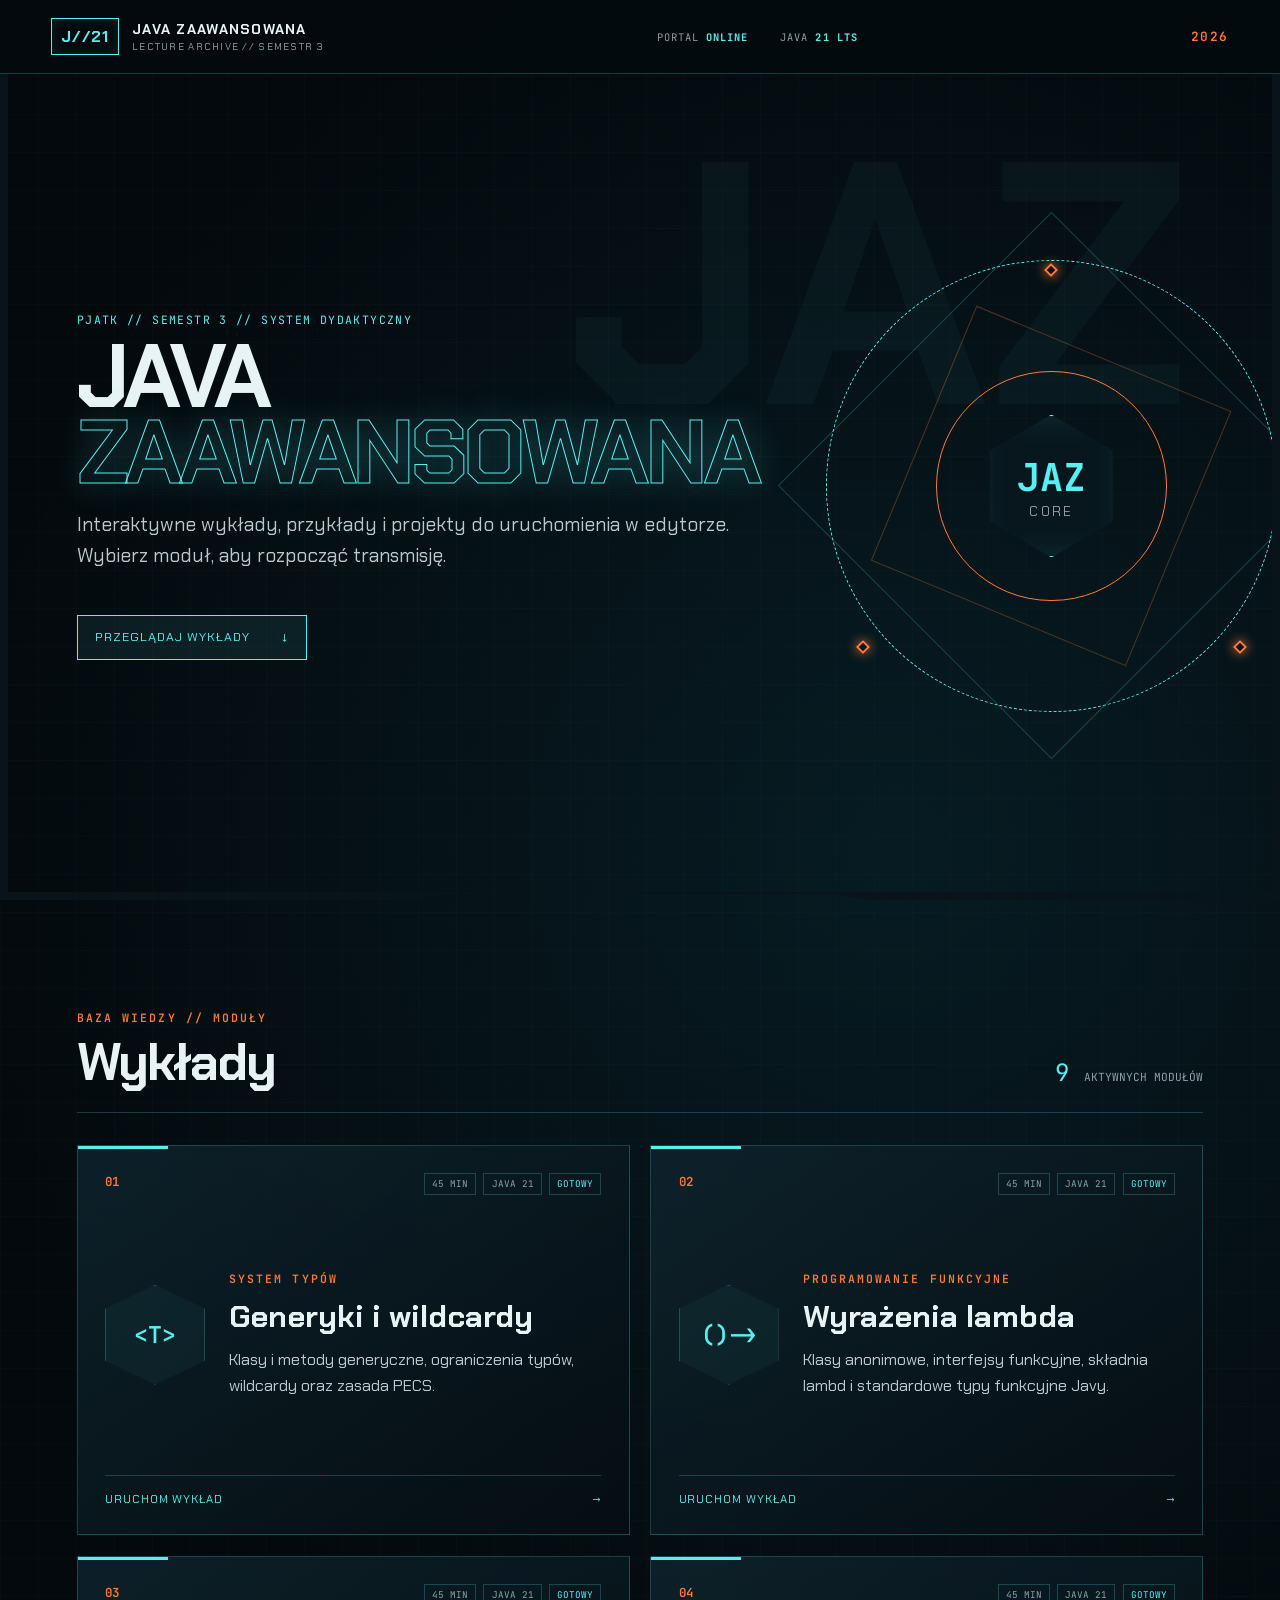
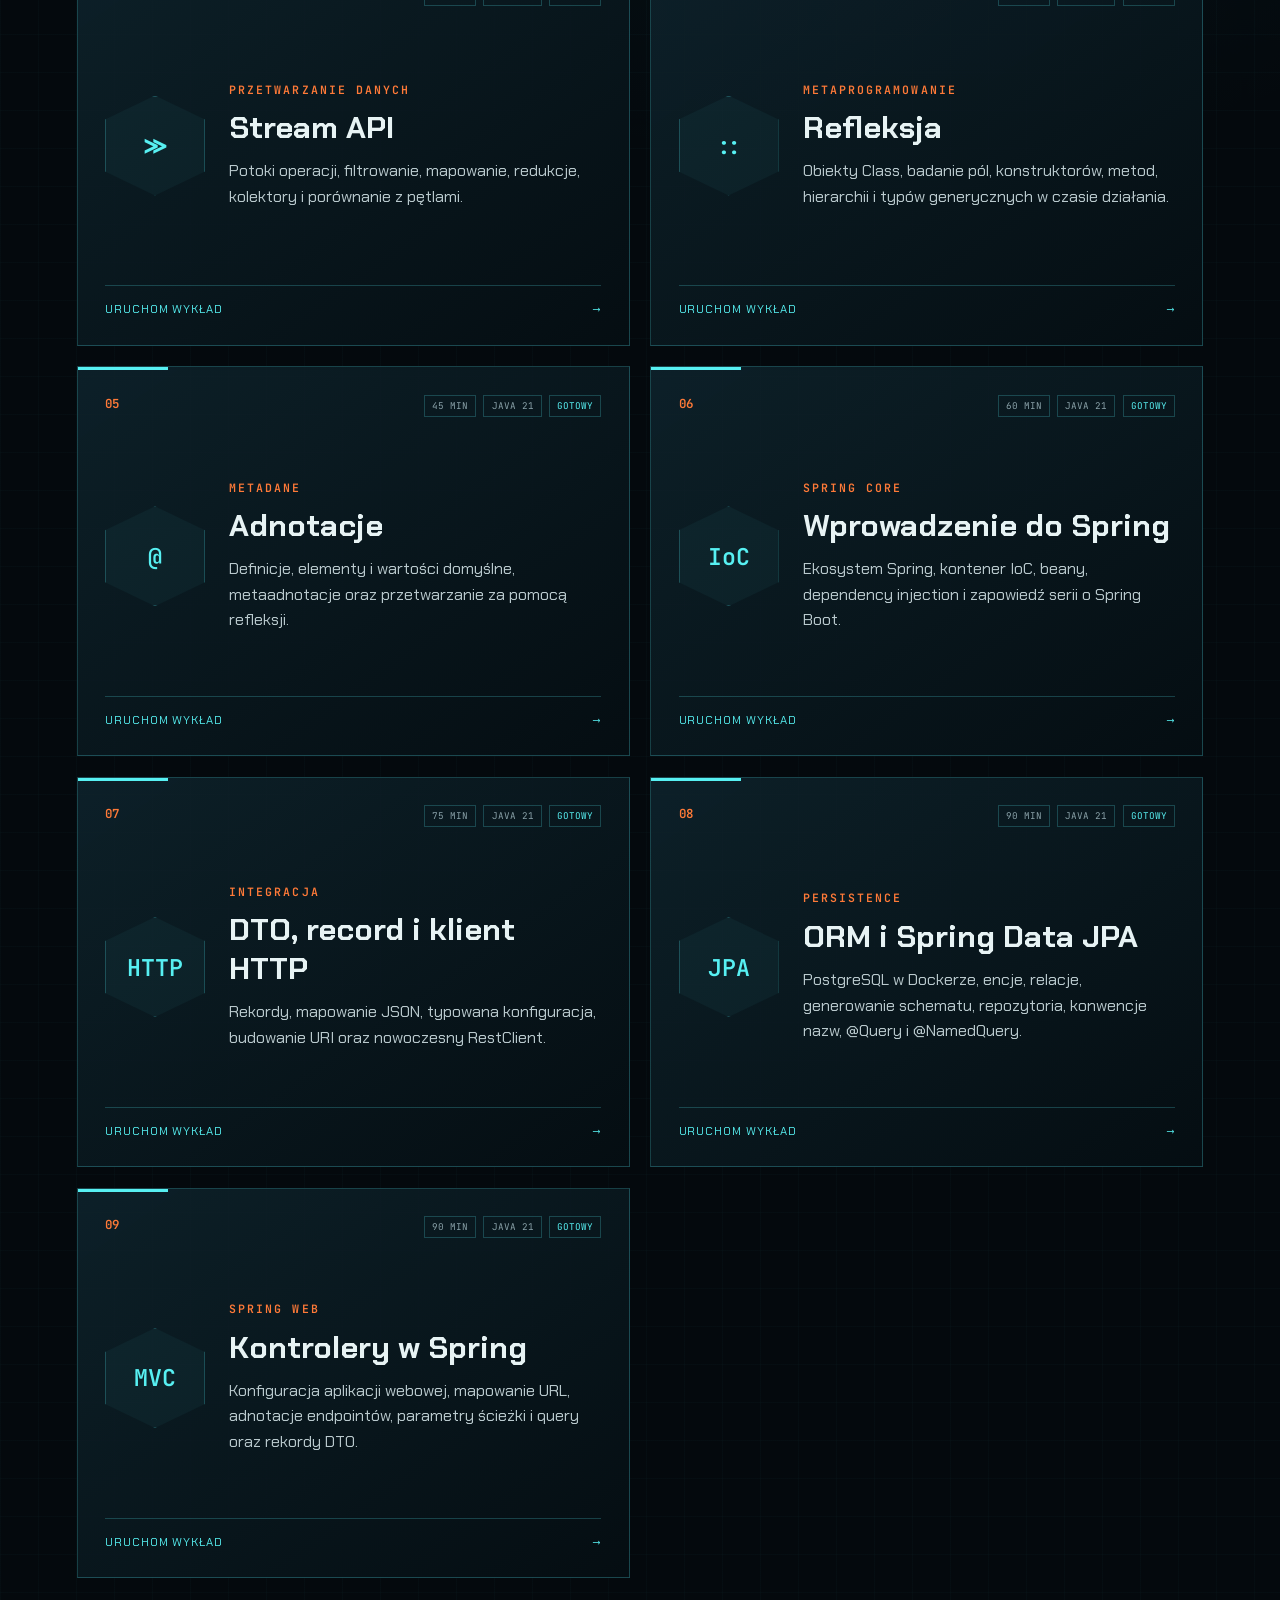
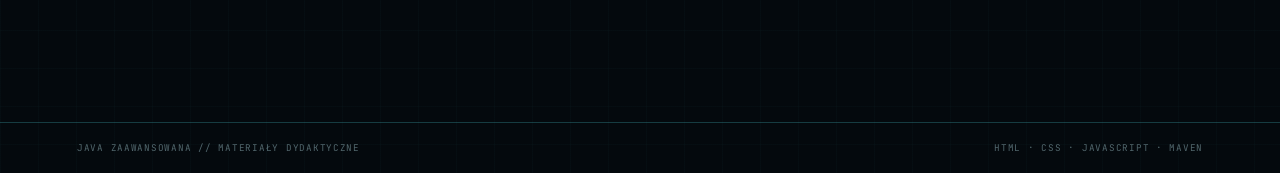
<file: index.html>
<!doctype html>
<html lang="pl">
<head>
  <meta charset="utf-8">
  <meta name="viewport" content="width=device-width, initial-scale=1">
  <meta name="description" content="Materiały do wykładów z przedmiotu Java Zaawansowana.">
  <meta name="theme-color" content="#071017">
  <title>Java Zaawansowana // Portal wykładów</title>
  <link rel="stylesheet" href="css/styles.css">
</head>
<body class="portal-page">
  <a class="skip-link" href="#lectures">Przejdź do listy wykładów</a>
  <header class="topbar portal-topbar">
    <a class="brand" href="index.html" aria-label="Java Zaawansowana — strona główna">
      <span class="brand-mark" aria-hidden="true">J//21</span>
      <span><strong>JAVA ZAAWANSOWANA</strong><small>LECTURE ARCHIVE // SEMESTR 3</small></span>
    </a>
    <div class="telemetry" aria-hidden="true"><span>PORTAL <b>ONLINE</b></span><span>JAVA <b>21 LTS</b></span></div>
    <span class="portal-edition">2026</span>
  </header>

  <main class="portal-main">
    <section class="portal-hero" aria-labelledby="portal-title">
      <div class="portal-hero-copy">
        <p class="kicker">PJATK // SEMESTR 3 // SYSTEM DYDAKTYCZNY</p>
        <h1 id="portal-title">Java<br><em>Zaawansowana</em></h1>
        <p class="lead">Interaktywne wykłady, przykłady i projekty do uruchomienia w edytorze. Wybierz moduł, aby rozpocząć transmisję.</p>
        <a class="primary-action" href="#lectures">Przeglądaj wykłady <span aria-hidden="true">↓</span></a>
      </div>
      <div class="portal-reactor" aria-hidden="true">
        <div class="portal-orbit orbit-outer"></div><div class="portal-orbit orbit-inner"></div>
        <div class="portal-core"><span>JAZ</span><small>CORE</small></div>
        <i class="node n1"></i><i class="node n2"></i><i class="node n3"></i>
      </div>
    </section>

    <section class="lecture-catalog" id="lectures" aria-labelledby="catalog-title">
      <div class="section-heading">
        <div><p class="eyebrow">BAZA WIEDZY // MODUŁY</p><h2 id="catalog-title">Wykłady</h2></div>
        <div class="catalog-status"><span>9</span> aktywnych modułów</div>
      </div>
      <div class="lecture-grid">
        <a class="lecture-card is-available" href="lectures/generics/index.html">
          <div class="lecture-number">01</div>
          <div class="lecture-meta"><span>45 MIN</span><span>JAVA 21</span><span>GOTOWY</span></div>
          <div class="lecture-icon" aria-hidden="true">&lt;T&gt;</div>
          <div class="lecture-content"><p class="eyebrow">SYSTEM TYPÓW</p><h3>Generyki i wildcardy</h3><p>Klasy i metody generyczne, ograniczenia typów, wildcardy oraz zasada PECS.</p></div>
          <div class="lecture-launch">Uruchom wykład <span aria-hidden="true">→</span></div>
        </a>
        <a class="lecture-card is-available" href="lectures/lambdas/index.html">
          <div class="lecture-number">02</div>
          <div class="lecture-meta"><span>45 MIN</span><span>JAVA 21</span><span>GOTOWY</span></div>
          <div class="lecture-icon" aria-hidden="true">()-&gt;</div>
          <div class="lecture-content"><p class="eyebrow">PROGRAMOWANIE FUNKCYJNE</p><h3>Wyrażenia lambda</h3><p>Klasy anonimowe, interfejsy funkcyjne, składnia lambd i standardowe typy funkcyjne Javy.</p></div>
          <div class="lecture-launch">Uruchom wykład <span aria-hidden="true">→</span></div>
        </a>
        <a class="lecture-card is-available" href="lectures/streams/index.html">
          <div class="lecture-number">03</div>
          <div class="lecture-meta"><span>45 MIN</span><span>JAVA 21</span><span>GOTOWY</span></div>
          <div class="lecture-icon" aria-hidden="true">≫</div>
          <div class="lecture-content"><p class="eyebrow">PRZETWARZANIE DANYCH</p><h3>Stream API</h3><p>Potoki operacji, filtrowanie, mapowanie, redukcje, kolektory i porównanie z pętlami.</p></div>
          <div class="lecture-launch">Uruchom wykład <span aria-hidden="true">→</span></div>
        </a>
        <a class="lecture-card is-available" href="lectures/reflection/index.html">
          <div class="lecture-number">04</div>
          <div class="lecture-meta"><span>45 MIN</span><span>JAVA 21</span><span>GOTOWY</span></div>
          <div class="lecture-icon" aria-hidden="true">::</div>
          <div class="lecture-content"><p class="eyebrow">METAPROGRAMOWANIE</p><h3>Refleksja</h3><p>Obiekty Class, badanie pól, konstruktorów, metod, hierarchii i typów generycznych w czasie działania.</p></div>
          <div class="lecture-launch">Uruchom wykład <span aria-hidden="true">→</span></div>
        </a>
        <a class="lecture-card is-available" href="lectures/annotations/index.html">
          <div class="lecture-number">05</div>
          <div class="lecture-meta"><span>45 MIN</span><span>JAVA 21</span><span>GOTOWY</span></div>
          <div class="lecture-icon" aria-hidden="true">@</div>
          <div class="lecture-content"><p class="eyebrow">METADANE</p><h3>Adnotacje</h3><p>Definicje, elementy i wartości domyślne, metaadnotacje oraz przetwarzanie za pomocą refleksji.</p></div>
          <div class="lecture-launch">Uruchom wykład <span aria-hidden="true">→</span></div>
        </a>
        <a class="lecture-card is-available" href="lectures/spring-intro/index.html">
          <div class="lecture-number">06</div>
          <div class="lecture-meta"><span>60 MIN</span><span>JAVA 21</span><span>GOTOWY</span></div>
          <div class="lecture-icon" aria-hidden="true">IoC</div>
          <div class="lecture-content"><p class="eyebrow">SPRING CORE</p><h3>Wprowadzenie do Spring</h3><p>Ekosystem Spring, kontener IoC, beany, dependency injection i zapowiedź serii o Spring Boot.</p></div>
          <div class="lecture-launch">Uruchom wykład <span aria-hidden="true">→</span></div>
        </a>
        <a class="lecture-card is-available" href="lectures/http-dto-records/index.html">
          <div class="lecture-number">07</div>
          <div class="lecture-meta"><span>75 MIN</span><span>JAVA 21</span><span>GOTOWY</span></div>
          <div class="lecture-icon" aria-hidden="true">HTTP</div>
          <div class="lecture-content"><p class="eyebrow">INTEGRACJA</p><h3>DTO, record i klient HTTP</h3><p>Rekordy, mapowanie JSON, typowana konfiguracja, budowanie URI oraz nowoczesny RestClient.</p></div>
          <div class="lecture-launch">Uruchom wykład <span aria-hidden="true">→</span></div>
        </a>
        <a class="lecture-card is-available" href="lectures/spring-data-jpa/index.html">
          <div class="lecture-number">08</div>
          <div class="lecture-meta"><span>90 MIN</span><span>JAVA 21</span><span>GOTOWY</span></div>
          <div class="lecture-icon" aria-hidden="true">JPA</div>
          <div class="lecture-content"><p class="eyebrow">PERSISTENCE</p><h3>ORM i Spring Data JPA</h3><p>PostgreSQL w Dockerze, encje, relacje, generowanie schematu, repozytoria, konwencje nazw, @Query i @NamedQuery.</p></div>
          <div class="lecture-launch">Uruchom wykład <span aria-hidden="true">→</span></div>
        </a>
        <a class="lecture-card is-available" href="lectures/spring-controllers/index.html">
          <div class="lecture-number">09</div>
          <div class="lecture-meta"><span>90 MIN</span><span>JAVA 21</span><span>GOTOWY</span></div>
          <div class="lecture-icon" aria-hidden="true">MVC</div>
          <div class="lecture-content"><p class="eyebrow">SPRING WEB</p><h3>Kontrolery w Spring</h3><p>Konfiguracja aplikacji webowej, mapowanie URL, adnotacje endpointów, parametry ścieżki i query oraz rekordy DTO.</p></div>
          <div class="lecture-launch">Uruchom wykład <span aria-hidden="true">→</span></div>
        </a>
      </div>
    </section>
  </main>
  <footer class="portal-footer"><span>JAVA ZAAWANSOWANA // MATERIAŁY DYDAKTYCZNE</span><span>HTML · CSS · JAVASCRIPT · MAVEN</span></footer>
</body>
</html>
</file>
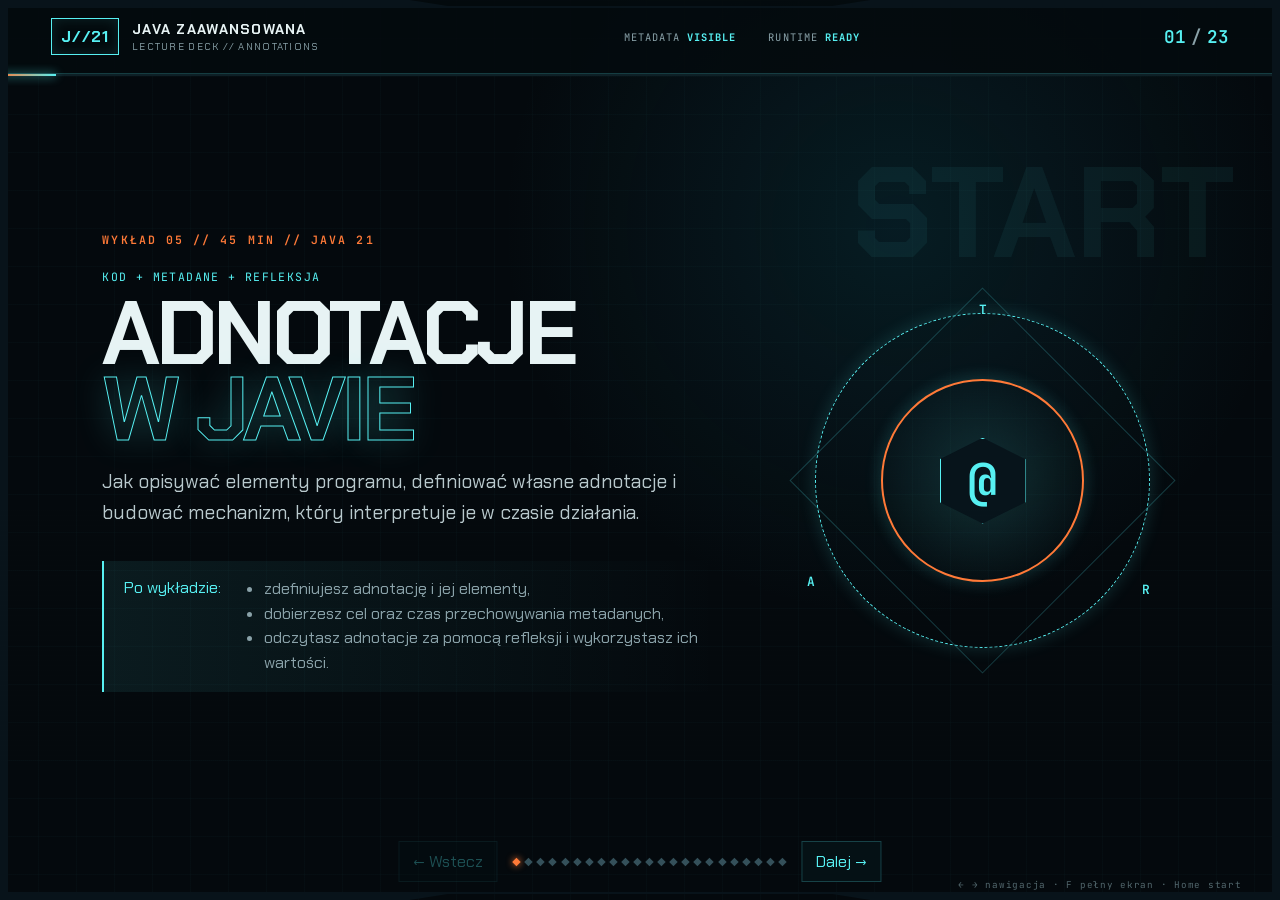
<file: lectures/annotations/index.html>
<!doctype html>
<html lang="pl">
<head>
  <meta charset="utf-8">
  <meta name="viewport" content="width=device-width, initial-scale=1">
  <meta name="description" content="Wykład Java 21: definicja adnotacji, ich parametry i przetwarzanie za pomocą refleksji.">
  <meta name="theme-color" content="#071017">
  <title>JAZ // Adnotacje</title>
  <link rel="stylesheet" href="../../css/styles.css">
  <script src="../../js/app.js" defer></script>
</head>
<body data-deck-title="JAZ Adnotacje">
  <a class="skip-link" href="#slides">Przejdź do wykładu</a>
  <header class="topbar" aria-label="Pasek sterowania wykładem">
    <a class="brand" href="../../index.html" aria-label="Wróć do strony głównej"><span class="brand-mark" aria-hidden="true">J//21</span><span><strong>JAVA ZAAWANSOWANA</strong><small>LECTURE DECK // ANNOTATIONS</small></span></a>
    <div class="telemetry" aria-hidden="true"><span>METADATA <b>VISIBLE</b></span><span>RUNTIME <b>READY</b></span></div>
    <div class="slide-counter"><span id="current-slide">01</span><i>/</i><span id="total-slides">23</span></div>
  </header>
  <div class="progress" aria-hidden="true"><span id="progress-bar"></span></div>

  <main id="slides" class="slides" tabindex="-1">
    <section class="slide hero is-active" id="intro" data-title="Start" aria-labelledby="intro-title">
      <div class="eyebrow">WYKŁAD 05 // 45 MIN // JAVA 21</div>
      <div class="hero-grid"><div><p class="kicker">KOD + METADANE + REFLEKSJA</p><h1 id="intro-title">Adnotacje<br><em>w Javie</em></h1><p class="lead">Jak opisywać elementy programu, definiować własne adnotacje i budować mechanizm, który interpretuje je w czasie działania.</p><div class="objectives"><span>Po wykładzie:</span><ul><li>zdefiniujesz adnotację i jej elementy,</li><li>dobierzesz cel oraz czas przechowywania metadanych,</li><li>odczytasz adnotacje za pomocą refleksji i wykorzystasz ich wartości.</li></ul></div></div><div class="reactor" aria-hidden="true"><div class="ring ring-a"></div><div class="ring ring-b"></div><div class="core">@</div><span class="orbit o1">T</span><span class="orbit o2">R</span><span class="orbit o3">A</span></div></div>
      <aside class="speaker-note">Zacznij od pytania: skąd framework wie, że konkretną metodę należy uruchomić albo pole powiązać z danymi?</aside>
    </section>

    <section class="slide example-slide" id="motivation" data-title="Motywacja" aria-labelledby="motivation-title"><div class="eyebrow">PRZYKŁAD 00 // ZNACZNIK W KODZIE</div><h2 id="motivation-title">Metoda przeznaczona do uruchomienia</h2><div class="two-col"><div class="code-panel"><div class="code-head"><span>CleanupJob.java</span><button class="copy-btn" type="button">Kopiuj</button></div><pre><code><span class="kw">class</span> CleanupJob {
    <span class="kw">@Scheduled</span>(delaySeconds = <span class="num">30</span>)
    <span class="kw">public void</span> removeExpiredFiles() {
        <span class="cm">// kod zadania</span>
    }
}</code></pre></div><div class="analysis-panel"><span class="analysis-label">PYTANIE</span><h3>Co daje zapis <code>@Scheduled</code>?</h3><p>Metoda otrzymuje metadane. Inny fragment programu może je odnaleźć, odczytać parametr i zdecydować, kiedy wywołać metodę.</p></div></div></section>

    <section class="slide" id="definition" data-title="Definicja" aria-labelledby="definition-title"><div class="eyebrow">01 // MODEL</div><h2 id="definition-title">Adnotacja opisuje element programu</h2><div class="cards three"><article><span class="card-code">@Override</span><h3>Informacja dla kompilatora</h3><p>Kompilator sprawdza, czy metoda rzeczywiście nadpisuje inną metodę.</p></article><article><span class="card-code">@Deprecated</span><h3>Informacja dla narzędzi</h3><p>IDE i dokumentacja ostrzegają przed użyciem starego API.</p></article><article><span class="card-code">@Entity</span><h3>Informacja dla frameworka</h3><p>Biblioteka wykrywa klasę i nadaje jej określone znaczenie.</p></article></div><div class="callout"><strong>Adnotacja nie wykonuje kodu:</strong> znaczenie nadaje jej kompilator, narzędzie albo kod, który ją przetwarza.</div></section>

    <section class="slide example-slide" id="built-in" data-title="Adnotacje standardowe" aria-labelledby="built-in-title"><div class="eyebrow">02 // STANDARD LIBRARY</div><h2 id="built-in-title">Adnotacje obecne w codziennym kodzie</h2><div class="two-col"><div class="code-panel"><pre><code><span class="kw">@Override</span>
<span class="kw">public</span> String toString() { ... }

<span class="kw">@Deprecated</span>(since = <span class="str">"2.0"</span>, forRemoval = <span class="kw">true</span>)
<span class="kw">public void</span> oldApi() { ... }

<span class="kw">@SuppressWarnings</span>(<span class="str">"unchecked"</span>)
<span class="kw">void</span> convert() { ... }</code></pre></div><div class="analysis-panel"><span class="analysis-label">ODBIORCA METADANYCH</span><ol><li><code>@Override</code> wspiera kontrolę kompilacji.</li><li><code>@Deprecated</code> opisuje cykl życia API.</li><li><code>@SuppressWarnings</code> steruje wybranymi ostrzeżeniami.</li></ol></div></div></section>

    <section class="slide" id="declaration" data-title="Deklaracja" aria-labelledby="declaration-title"><div class="eyebrow">03 // @INTERFACE</div><h2 id="declaration-title">Własną adnotację deklaruje <code>@interface</code></h2><div class="two-col"><div class="code-panel"><div class="code-head"><span>Scheduled.java</span><button class="copy-btn" type="button">Kopiuj</button></div><pre><code><span class="kw">public @interface</span> Scheduled {
    <span class="kw">long</span> delaySeconds();
    String name() <span class="kw">default</span> <span class="str">"job"</span>;
    <span class="kw">boolean</span> enabled() <span class="kw">default true</span>;
}</code></pre></div><div><p>Element adnotacji przypomina metodę bez parametrów. Jego typ określa rodzaj wartości, którą można zapisać przy użyciu adnotacji.</p><div class="callout warning"><strong>Terminologia:</strong> specyfikacja mówi o elementach adnotacji. W praktyce często nazywa się je parametrami.</div></div></div></section>

    <section class="slide example-slide" id="values" data-title="Wartości" aria-labelledby="values-title"><div class="eyebrow">04 // UŻYCIE</div><h2 id="values-title">Wartość wymagana i wartość domyślna</h2><div class="two-col"><div class="code-panel"><pre><code><span class="kw">@Scheduled</span>(
    delaySeconds = <span class="num">30</span>,
    name = <span class="str">"cleanup"</span>
)
<span class="kw">void</span> clean() { }

<span class="cm">// enabled przyjmie true</span></code></pre></div><div class="analysis-panel"><span class="analysis-label">REGUŁA</span><h3>Brak <code>default</code> oznacza wartość obowiązkową</h3><p><code>delaySeconds</code> trzeba podać. Pozostałe elementy można pominąć, ponieważ deklaracja określa ich wartości domyślne.</p></div></div></section>

    <section class="slide" id="allowed-types" data-title="Typy elementów" aria-labelledby="allowed-title"><div class="eyebrow">05 // DOZWOLONE TYPY</div><h2 id="allowed-title">Elementy adnotacji mają ograniczony zestaw typów</h2><div class="type-map"><span><b>01</b> typy prymitywne</span><span><b>02</b> <code>String</code></span><span><b>03</b> <code>Class</code></span><span><b>04</b> typy wyliczeniowe</span><span><b>05</b> inne adnotacje</span><span><b>06</b> jednowymiarowe tablice tych typów</span></div><div class="callout danger"><strong>Niedozwolone:</strong> dowolny obiekt, <code>null</code>, typ parametryzowany jako wartość i wielowymiarowa tablica.</div></section>

    <section class="slide example-slide" id="value-shortcut" data-title="Element value" aria-labelledby="value-title"><div class="eyebrow">06 // SKRÓCONA SKŁADNIA</div><h2 id="value-title">Element <code>value</code> ma specjalny skrót</h2><div class="two-col"><div class="code-panel"><pre><code><span class="kw">public @interface</span> Role {
    String value();
}

<span class="kw">@Role</span>(<span class="str">"ADMIN"</span>)
<span class="kw">class</span> AdminPanel { }

<span class="cm">// równoważne: @Role(value = "ADMIN")</span></code></pre></div><div class="analysis-panel"><span class="analysis-label">WARUNEK</span><p>Nazwę można pominąć, gdy przypisujemy pojedynczą wartość do elementu o nazwie <code>value</code>. Przy kilku elementach stosujemy zwykły zapis <code>nazwa = wartość</code>.</p></div></div></section>

    <section class="slide" id="meta" data-title="Metaadnotacje" aria-labelledby="meta-title"><div class="eyebrow">07 // ADNOTACJE ADNOTACJI</div><h2 id="meta-title">Metaadnotacje definiują kontrakt</h2><div class="cards three"><article><span class="card-code">@Target</span><h3>Miejsce użycia</h3><p>Określa, które elementy programu można oznaczyć.</p></article><article><span class="card-code">@Retention</span><h3>Czas przechowywania</h3><p>Decyduje, czy informacja trafi do pliku klasy i runtime.</p></article><article><span class="card-code">@Documented</span><h3>Dokumentacja</h3><p>Powoduje uwzględnienie adnotacji w wygenerowanym Javadoc.</p></article></div></section>

    <section class="slide example-slide" id="target" data-title="Target" aria-labelledby="target-title"><div class="eyebrow">08 // ELEMENTTYPE</div><h2 id="target-title">Cel użycia ogranicza <code>@Target</code></h2><div class="two-col"><div class="code-panel"><pre><code><span class="kw">@Target</span>({
    ElementType.TYPE,
    ElementType.METHOD
})
<span class="kw">public @interface</span> Audited { }</code></pre></div><div class="analysis-panel"><span class="analysis-label">WYBRANE CELE</span><ol><li><code>TYPE</code> dla klasy, interfejsu, enum i rekordu.</li><li><code>FIELD</code> dla pola.</li><li><code>METHOD</code> dla metody.</li><li><code>PARAMETER</code> dla parametru.</li><li><code>ANNOTATION_TYPE</code> dla innej adnotacji.</li><li><code>TYPE_USE</code> dla użycia typu.</li></ol></div></div></section>

    <section class="slide" id="retention" data-title="Retention" aria-labelledby="retention-title"><div class="eyebrow">09 // CYKL ŻYCIA</div><h2 id="retention-title">Retencja decyduje, kto zobaczy adnotację</h2><div class="annotation-pipeline" role="img" aria-label="Przepływ adnotacji od kodu źródłowego przez plik class do działania programu"><div><strong>SOURCE</strong><span>kod źródłowy</span></div><i>›</i><div><strong>CLASS</strong><span>plik .class</span></div><i>›</i><div><strong>RUNTIME</strong><span>refleksja</span></div></div><div class="cards three"><article><h3><code>SOURCE</code></h3><p>Znika po kompilacji. Dobre dla kontroli kompilatora i procesorów źródła.</p></article><article><h3><code>CLASS</code></h3><p>Trafia do pliku klasy, ale refleksja nie udostępnia jej w runtime.</p></article><article><h3><code>RUNTIME</code></h3><p>Pozostaje dostępna dla kodu działającego na JVM.</p></article></div></section>

    <section class="slide example-slide" id="runtime-contract" data-title="Kontrakt runtime" aria-labelledby="runtime-title"><div class="eyebrow">10 // PEŁNA DEFINICJA</div><h2 id="runtime-title">Adnotacja przeznaczona dla refleksji</h2><div class="two-col"><div class="code-panel"><pre><code><span class="kw">@Retention</span>(RetentionPolicy.RUNTIME)
<span class="kw">@Target</span>(ElementType.METHOD)
<span class="kw">@Documented</span>
<span class="kw">public @interface</span> Scheduled {
    <span class="kw">long</span> delaySeconds();
    String name() <span class="kw">default</span> <span class="str">"job"</span>;
}</code></pre></div><div class="analysis-panel"><span class="analysis-label">KONTRAKT</span><p>Refleksja ma odczytać adnotację, więc potrzebujemy <code>RUNTIME</code>. Framework ma szukać jej na metodach, więc wybieramy <code>METHOD</code>.</p></div></div></section>

    <section class="slide" id="reflection-flow" data-title="Przetwarzanie" aria-labelledby="flow-title"><div class="eyebrow">11 // DIAGRAM</div><h2 id="flow-title">Od metadanych do zachowania programu</h2><div class="annotation-flow" role="img" aria-label="Proces od oznaczonego kodu do wywołania metody"><div><span>01</span><strong>Oznaczona metoda</strong><code>@Scheduled</code></div><i>›</i><div><span>02</span><strong>Refleksja</strong><code>getDeclaredMethods()</code></div><i>›</i><div><span>03</span><strong>Odczyt wartości</strong><code>getAnnotation()</code></div><i>›</i><div><span>04</span><strong>Decyzja</strong><code>invoke()</code></div></div><p class="final-line">Adnotacja dostarcza dane. <strong>Kod przetwarzający</strong> nadaje im znaczenie.</p></section>

    <section class="slide example-slide" id="read-class" data-title="Odczyt z klasy" aria-labelledby="read-class-title"><div class="eyebrow">12 // ANNOTATED ELEMENT</div><h2 id="read-class-title">Sprawdzenie adnotacji na klasie</h2><div class="two-col"><div class="code-panel"><pre><code>Class&lt;?&gt; type = AdminPanel.class;

<span class="kw">if</span> (type.isAnnotationPresent(Role.class)) {
    Role role = type.getAnnotation(Role.class);
    System.out.println(role.value());
}</code></pre></div><div class="analysis-panel"><span class="analysis-label">API</span><h3><code>AnnotatedElement</code></h3><p><code>Class</code>, <code>Method</code>, <code>Field</code> i inne elementy refleksji udostępniają wspólny zestaw metod do badania adnotacji.</p></div></div></section>

    <section class="slide example-slide" id="read-methods" data-title="Odczyt z metod" aria-labelledby="read-methods-title"><div class="eyebrow">13 // SKANOWANIE</div><h2 id="read-methods-title">Wyszukiwanie oznaczonych metod</h2><div class="two-col"><div class="code-panel"><pre><code><span class="kw">for</span> (Method method : type.getDeclaredMethods()) {
    Scheduled config = method.getAnnotation(Scheduled.class);

    <span class="kw">if</span> (config != <span class="kw">null</span>) {
        System.out.printf(<span class="str">"%s: %d s%n"</span>,
            config.name(), config.delaySeconds());
    }
}</code></pre></div><div class="analysis-panel"><span class="analysis-label">WYNIK</span><p><code>getAnnotation</code> zwraca obiekt implementujący typ adnotacji albo <code>null</code>. Elementy odczytujemy jak metody: <code>config.name()</code>.</p></div></div></section>

    <section class="slide example-slide" id="invoke" data-title="Wywołanie" aria-labelledby="invoke-title"><div class="eyebrow">14 // MINI FRAMEWORK</div><h2 id="invoke-title">Uruchomienie metody zgodnie z metadanymi</h2><div class="two-col"><div class="code-panel"><pre><code><span class="kw">static void</span> runJobs(Object target) <span class="kw">throws</span> Exception {
    <span class="kw">for</span> (Method method : target.getClass().getDeclaredMethods()) {
        Scheduled job = method.getAnnotation(Scheduled.class);
        <span class="kw">if</span> (job != <span class="kw">null</span> &amp;&amp; job.enabled()) {
            method.invoke(target);
        }
    }
}</code></pre></div><div class="analysis-panel"><span class="analysis-label">ZAŁOŻENIA</span><ol><li>Oznaczone metody nie przyjmują argumentów.</li><li>Instancja jest już utworzona.</li><li>Błędy wywołania wymagają świadomej obsługi.</li></ol></div></div></section>

    <section class="slide" id="validation" data-title="Walidacja" aria-labelledby="validation-title"><div class="eyebrow">15 // KONTRAKT FRAMEWORKA</div><h2 id="validation-title">Refleksja wymaga walidacji założeń</h2><div class="two-col"><div><ul class="mission-list"><li>sprawdź liczbę i typy parametrów metody,</li><li>sprawdź modyfikatory oraz typ zwracany,</li><li>zgłoś czytelny błąd z nazwą klasy i metody,</li><li>waliduj konfigurację przed właściwym użyciem.</li></ul></div><div class="code-panel compact"><pre><code><span class="kw">if</span> (method.getParameterCount() != <span class="num">0</span>) {
    <span class="kw">throw new</span> IllegalStateException(
        <span class="str">"@Scheduled wymaga metody bez parametrów: "</span>
        + method);
}</code></pre></div></div></section>

    <section class="slide example-slide" id="repeatable" data-title="Powtarzalne" aria-labelledby="repeatable-title"><div class="eyebrow">16 // @REPEATABLE</div><h2 id="repeatable-title">Jedną adnotację można zastosować wiele razy</h2><div class="two-col"><div class="code-panel"><pre><code><span class="kw">@Repeatable</span>(Roles.class)
<span class="kw">@Retention</span>(RetentionPolicy.RUNTIME)
<span class="kw">public @interface</span> Role { String value(); }

<span class="kw">@Retention</span>(RetentionPolicy.RUNTIME)
<span class="kw">public @interface</span> Roles { Role[] value(); }

<span class="kw">@Role</span>(<span class="str">"USER"</span>) <span class="kw">@Role</span>(<span class="str">"AUDITOR"</span>)
<span class="kw">class</span> Report { }</code></pre></div><div class="analysis-panel"><span class="analysis-label">ODCZYT</span><p><code>getAnnotationsByType(Role.class)</code> zwraca wszystkie wystąpienia, niezależnie od reprezentacji kontenera.</p></div></div></section>

    <section class="slide" id="inherited" data-title="Dziedziczenie" aria-labelledby="inherited-title"><div class="eyebrow">17 // @INHERITED</div><h2 id="inherited-title">Dziedziczenie adnotacji ma wąski zakres</h2><div class="two-col"><div><p><code>@Inherited</code> wpływa na wyszukiwanie adnotacji na klasach. Podklasa może wtedy otrzymać adnotację nadklasy przez <code>getAnnotation</code>.</p><div class="callout danger"><strong>Nie dotyczy:</strong> metod, pól, konstruktorów, parametrów ani implementowania interfejsu.</div></div><div class="code-panel"><pre><code><span class="kw">@Inherited</span>
<span class="kw">@Retention</span>(RetentionPolicy.RUNTIME)
<span class="kw">@Target</span>(ElementType.TYPE)
<span class="kw">public @interface</span> Secured { }

<span class="kw">@Secured class</span> BaseService { }
<span class="kw">class</span> UserService <span class="kw">extends</span> BaseService { }</code></pre></div></div></section>

    <section class="slide" id="processing" data-title="Przetwarzanie" aria-labelledby="processing-title"><div class="eyebrow">18 // DWA MOMENTY</div><h2 id="processing-title">Adnotacje można przetwarzać przed i po uruchomieniu</h2><div class="two-col"><div><h3>Podczas kompilacji</h3><p>Procesor adnotacji analizuje model źródła i może generować pliki. Działa bez uruchamiania aplikacji.</p><div class="syntax"><span><b>javac</b> + annotation processor</span><small>przykład: generowanie kodu pomocniczego</small></div></div><div><h3>W czasie działania</h3><p>Refleksja odczytuje adnotacje z retencją <code>RUNTIME</code> i reaguje na nie podczas pracy programu.</p><div class="syntax"><span><b>JVM</b> + reflection</span><small>przykład: routing, testy, konfiguracja</small></div></div></div></section>

    <section class="slide example-slide" id="live-coding" data-title="Live coding" aria-labelledby="live-title"><div class="eyebrow">LIVE CODING // 8 MIN</div><h2 id="live-title">Runner oznaczonych zadań</h2><div class="two-col"><div class="analysis-panel mission-brief"><span class="analysis-label">ZADANIE DLA GRUPY</span><h3>Uzupełnij skaner</h3><p>Znajdź metody z <code>@Scheduled</code>, odczytaj konfigurację i wywołaj tylko aktywne zadania.</p><ol><li>Pobierz zadeklarowane metody.</li><li>Odczytaj adnotację.</li><li>Sprawdź <code>enabled</code>.</li><li>Wywołaj metodę.</li></ol><p class="path">examples/annotation-examples/src/main/java/…/AnnotationRunner.java</p></div><div><div class="code-panel"><pre><code><span class="kw">for</span> (Method method : ________________) {
    Scheduled job = ____________________;
    <span class="kw">if</span> (job != <span class="kw">null</span> &amp;&amp; ____________) {
        ____________________;
    }
}</code></pre></div><button class="reveal-btn" type="button" aria-expanded="false" data-target="live-solution">Pokaż rozwiązanie</button><div class="reveal" id="live-solution" hidden><code>getDeclaredMethods(), getAnnotation(Scheduled.class), job.enabled(), method.invoke(target)</code></div></div></div></section>

    <section class="slide example-slide" id="quiz" data-title="Quiz" aria-labelledby="quiz-title"><div class="eyebrow">CHECKPOINT // KONTRAKT ADNOTACJI</div><h2 id="quiz-title">Która odpowiedź pasuje?</h2><div class="quiz-grid"><article><h3>1. Odczyt przez refleksję</h3><p>Jaka retencja jest konieczna?</p><button class="reveal-btn" type="button" aria-expanded="false" data-target="a1">Odkryj</button><div class="reveal" id="a1" hidden><code>RetentionPolicy.RUNTIME</code></div></article><article><h3>2. Skrót bez nazwy</h3><p>Jak musi nazywać się element?</p><button class="reveal-btn" type="button" aria-expanded="false" data-target="a2">Odkryj</button><div class="reveal" id="a2" hidden><code>value</code></div></article><article><h3>3. Wiele wystąpień</h3><p>Jak odczytać powtarzalną adnotację?</p><button class="reveal-btn" type="button" aria-expanded="false" data-target="a3">Odkryj</button><div class="reveal" id="a3" hidden><code>getAnnotationsByType(...)</code></div></article></div><div class="final-line"><strong>ADNOTACJE</strong> = deklaracja metadanych + jasno określony kontrakt + kod przetwarzający</div></section>

    <section class="slide example-slide" id="challenge" data-title="Przykład finałowy" aria-labelledby="challenge-title"><div class="eyebrow">PRZYKŁAD FINAŁOWY // PROJEKT API</div><h2 id="challenge-title">Zaprojektuj adnotację <code>@Command</code></h2><div class="two-col"><div class="analysis-panel mission-brief"><span class="analysis-label">WYMAGANIA</span><h3>Rejestr poleceń</h3><p>Adnotacja oznacza metody bez parametrów. Przechowuje nazwę polecenia i opcjonalny opis. Rejestr wyszukuje metody w runtime.</p><ol><li>Dobierz <code>@Target</code>.</li><li>Dobierz <code>@Retention</code>.</li><li>Zdefiniuj element wymagany i domyślny.</li><li>Zaplanuj walidację metod.</li></ol></div><div><div class="code-panel"><pre><code>__________(__________________)
__________(__________________)
<span class="kw">public @interface</span> Command {
    String ________();
    String description() ________ <span class="str">""</span>;
}</code></pre></div><button class="reveal-btn" type="button" aria-expanded="false" data-target="final-solution">Pokaż rozwiązanie</button><div class="reveal" id="final-solution" hidden><code>@Target(ElementType.METHOD), @Retention(RetentionPolicy.RUNTIME), String value(), default</code></div></div></div></section>
  </main>

  <nav class="controls" aria-label="Nawigacja slajdów"><button id="prev" type="button" aria-label="Poprzedni slajd">← <span>Wstecz</span></button><div class="slide-dots" id="slide-dots" aria-label="Lista slajdów"></div><button id="next" type="button"><span>Dalej</span> →</button></nav>
  <div class="key-help" aria-hidden="true">← → nawigacja · F pełny ekran · Home start</div><div class="toast" id="toast" role="status" aria-live="polite"></div>
</body>
</html>
</file>
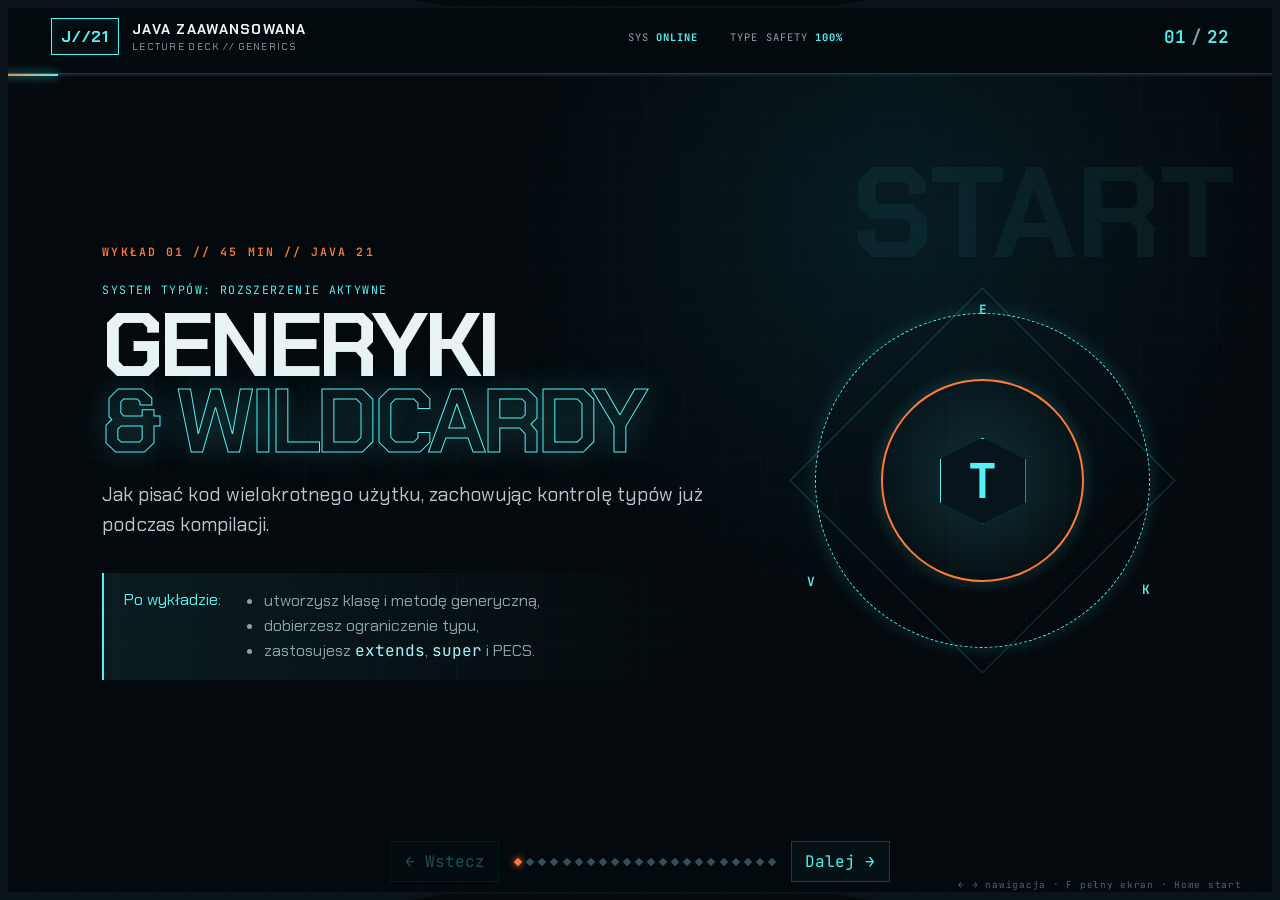
<file: lectures/generics/index.html>
<!doctype html>
<html lang="pl">
<head>
  <meta charset="utf-8">
  <meta name="viewport" content="width=device-width, initial-scale=1">
  <meta name="description" content="Wykład Java 21: typy generyczne, wildcardy i zasada PECS.">
  <meta name="theme-color" content="#071017">
  <title>JAZ // Generyki i wildcardy</title>
  <link rel="stylesheet" href="../../css/styles.css">
  <script src="../../js/app.js" defer></script>
</head>
<body>
  <a class="skip-link" href="#slides">Przejdź do wykładu</a>

  <header class="topbar" aria-label="Pasek sterowania wykładem">
    <a class="brand" href="../../index.html" aria-label="Wróć do strony głównej">
      <span class="brand-mark" aria-hidden="true">J//21</span>
      <span><strong>JAVA ZAAWANSOWANA</strong><small>LECTURE DECK // GENERICS</small></span>
    </a>
    <div class="telemetry" aria-hidden="true">
      <span>SYS <b>ONLINE</b></span><span>TYPE SAFETY <b>100%</b></span>
    </div>
    <div class="slide-counter"><span id="current-slide">01</span><i>/</i><span id="total-slides">22</span></div>
  </header>

  <div class="progress" aria-hidden="true"><span id="progress-bar"></span></div>

  <main id="slides" class="slides" tabindex="-1">
    <section class="slide hero is-active" id="intro" data-title="Start" aria-labelledby="intro-title">
      <div class="eyebrow">WYKŁAD 01 // 45 MIN // JAVA 21</div>
      <div class="hero-grid">
        <div>
          <p class="kicker">SYSTEM TYPÓW: ROZSZERZENIE AKTYWNE</p>
          <h1 id="intro-title">Generyki<br><em>&amp; wildcardy</em></h1>
          <p class="lead">Jak pisać kod wielokrotnego użytku, zachowując kontrolę typów już podczas kompilacji.</p>
          <div class="objectives">
            <span>Po wykładzie:</span>
            <ul>
              <li>utworzysz klasę i metodę generyczną,</li>
              <li>dobierzesz ograniczenie typu,</li>
              <li>zastosujesz <code>extends</code>, <code>super</code> i PECS.</li>
            </ul>
          </div>
        </div>
        <div class="reactor" aria-hidden="true">
          <div class="ring ring-a"></div><div class="ring ring-b"></div><div class="core">T</div>
          <span class="orbit o1">E</span><span class="orbit o2">K</span><span class="orbit o3">V</span>
        </div>
      </div>
      <aside class="speaker-note">Start: pokaż, że parametr typu działa jak wejście konfiguracyjne dla klasy lub metody.</aside>
    </section>

    <section class="slide example-slide" id="intro-example" data-title="Przykład 00" aria-labelledby="intro-example-title">
      <div class="eyebrow">PRZYKŁAD 00 // ROZGRZEWKA</div>
      <h2 id="intro-example-title">Co mówi nam sygnatura?</h2>
      <div class="two-col">
        <div class="code-panel"><div class="code-head"><span>Inventory.java</span><button class="copy-btn" type="button">Kopiuj</button></div><pre><code>List&lt;String&gt; pilots = <span class="kw">new</span> ArrayList&lt;&gt;();
pilots.add(<span class="str">"Amelia"</span>);

String pilot = pilots.get(<span class="num">0</span>);
<span class="cm">// pilots.add(42); // błąd kompilacji</span></code></pre></div>
        <div class="analysis-panel"><span class="analysis-label">DO ANALIZY</span><h3>Trzy gwarancje</h3><ol><li>Jakiego typu elementy przyjmuje lista?</li><li>Dlaczego nie potrzebujemy rzutowania?</li><li>Która linia nie przejdzie kompilacji i dlaczego?</li></ol><p class="hint">To przykład użycia istniejącego typu generycznego — jeszcze nie tworzymy własnego.</p></div>
      </div>
    </section>

    <section class="slide" id="problem" data-title="Problem" aria-labelledby="problem-title">
      <div class="eyebrow">01 // PROBLEM</div>
      <h2 id="problem-title">Gdy wszystko jest <code>Object</code></h2>
      <div class="two-col">
        <div>
          <p>Bez generyków kolekcja nie mówi, co może zawierać. Błąd ukrywa się aż do uruchomienia programu.</p>
          <div class="callout danger"><strong>Alarm:</strong> kompilator przyjmuje kod, ale rzutowanie może zakończyć się <code>ClassCastException</code>.</div>
        </div>
        <div class="code-panel">
          <div class="code-head"><span>BeforeGenerics.java</span><button class="copy-btn" type="button">Kopiuj</button></div>
          <pre><code><span class="kw">List</span> values = <span class="kw">new</span> ArrayList();
values.add(<span class="str">"Ala"</span>);
values.add(<span class="num">42</span>);

<span class="kw">String</span> name = (<span class="kw">String</span>) values.get(<span class="num">1</span>);
<span class="cm">// ClassCastException podczas działania</span></code></pre>
        </div>
      </div>
      <div class="question"><span>Pytanie do sali</span> W którym momencie najlepiej wykryć ten błąd?</div>
    </section>

    <section class="slide example-slide" id="problem-example" data-title="Przykład 01" aria-labelledby="problem-example-title">
      <div class="eyebrow">PRZYKŁAD 01 // ZNAJDŹ BŁĄD</div>
      <h2 id="problem-example-title">Kompilator nie zna zawartości</h2>
      <div class="two-col">
        <div class="code-panel"><div class="code-head"><span>LegacyQueue.java</span><button class="copy-btn" type="button">Kopiuj</button></div><pre><code>List queue = <span class="kw">new</span> ArrayList();
queue.add(<span class="str">"MESSAGE"</span>);
queue.add(Integer.valueOf(<span class="num">404</span>));

<span class="kw">for</span> (Object item : queue) {
    String text = (String) item;
    System.out.println(text.toLowerCase());
}</code></pre></div>
        <div class="analysis-panel"><span class="analysis-label">PYTANIA</span><h3>Prześledź drugą iterację</h3><ol><li>Jaki rzeczywisty typ ma <code>item</code>?</li><li>Czy błąd pojawi się przy <code>add</code>, czy przy rzutowaniu?</li><li>Jak zmienić deklarację, by błąd wykrył kompilator?</li></ol><div class="analysis-answer"><code>List&lt;String&gt; queue = new ArrayList&lt;&gt;();</code></div></div>
      </div>
    </section>

    <section class="slide" id="generic-class" data-title="Klasa generyczna" aria-labelledby="class-title">
      <div class="eyebrow">02 // KLASA GENERYCZNA</div>
      <h2 id="class-title">Typ jako parametr</h2>
      <div class="two-col code-heavy">
        <div class="code-panel">
          <div class="code-head"><span>Box.java</span><button class="copy-btn" type="button">Kopiuj</button></div>
          <pre><code><span class="kw">public class</span> Box&lt;T&gt; {
    <span class="kw">private final</span> T value;

    <span class="kw">public</span> Box(T value) {
        <span class="kw">this</span>.value = value;
    }

    <span class="kw">public</span> T get() {
        <span class="kw">return</span> value;
    }
}</code></pre>
        </div>
        <div>
          <div class="type-map">
            <span><b>T</b> type</span><span><b>E</b> element</span><span><b>K</b> key</span><span><b>V</b> value</span>
          </div>
          <p><code>T</code> jest symbolem zastępowanym konkretnym typem podczas użycia klasy.</p>
          <div class="code-panel compact"><pre><code>Box&lt;String&gt; box = <span class="kw">new</span> Box&lt;&gt;(<span class="str">"sygnał"</span>);
String signal = box.get(); <span class="cm">// bez rzutowania</span></code></pre></div>
          <p class="hint">Operator diamentowy <code>&lt;&gt;</code> pozwala kompilatorowi wywnioskować typ.</p>
        </div>
      </div>
    </section>

    <section class="slide example-slide" id="generic-class-example" data-title="Przykład 02" aria-labelledby="generic-class-example-title">
      <div class="eyebrow">PRZYKŁAD 02 // DWA TYPY</div>
      <h2 id="generic-class-example-title">Para klucza i wartości</h2>
      <div class="two-col">
        <div class="code-panel"><div class="code-head"><span>Pair.java</span><button class="copy-btn" type="button">Kopiuj</button></div><pre><code><span class="kw">public record</span> Pair&lt;K, V&gt;(K key, V value) { }

Pair&lt;String, Integer&gt; score =
    <span class="kw">new</span> Pair&lt;&gt;(<span class="str">"team-blue"</span>, <span class="num">120</span>);

String team = score.key();
Integer points = score.value();</code></pre></div>
        <div class="analysis-panel"><span class="analysis-label">DO ANALIZY</span><h3>Więcej niż jeden parametr</h3><ol><li>Co oznaczają tutaj <code>K</code> oraz <code>V</code>?</li><li>Skąd konstruktor zna konkretne typy?</li><li>Czy można utworzyć <code>Pair&lt;Integer, String&gt;</code>?</li></ol><p class="hint">Nazwy parametrów są umowne, ale standardowe oznaczenia ułatwiają czytanie API.</p></div>
      </div>
    </section>

    <section class="slide" id="generic-method" data-title="Metoda generyczna" aria-labelledby="method-title">
      <div class="eyebrow">03 // METODA GENERYCZNA</div>
      <h2 id="method-title">Metoda ma własny parametr typu</h2>
      <div class="two-col">
        <div class="code-panel">
          <div class="code-head"><span>ArrayUtils.java</span><button class="copy-btn" type="button">Kopiuj</button></div>
          <pre><code><span class="kw">public static</span> &lt;T&gt; T first(T[] items) {
    <span class="kw">if</span> (items.length == <span class="num">0</span>) {
        <span class="kw">throw new</span> IllegalArgumentException(
            <span class="str">"Array must not be empty"</span>);
    }
    <span class="kw">return</span> items[<span class="num">0</span>];
}</code></pre>
        </div>
        <div>
          <p>Deklaracja <code>&lt;T&gt;</code> znajduje się <strong>przed typem zwracanym</strong>. Metoda może należeć również do klasy, która sama nie jest generyczna.</p>
          <div class="callout"><strong>Wnioskowanie:</strong> dla argumentu <code>String[]</code> kompilator ustali, że <code>T</code> oznacza <code>String</code>.</div>
          <div class="code-panel compact"><pre><code>String first = ArrayUtils.first(names);code></pre></div>
        </div>
      </div>
    </section>

    <section class="slide example-slide" id="generic-method-example" data-title="Przykład 03" aria-labelledby="generic-method-example-title">
      <div class="eyebrow">PRZYKŁAD 03 // WYMIANA WARTOŚCI</div>
      <h2 id="generic-method-example-title">Jedna metoda, różne tablice</h2>
      <div class="two-col">
        <div class="code-panel"><div class="code-head"><span>Arrays.java</span><button class="copy-btn" type="button">Kopiuj</button></div><pre><code><span class="kw">public static</span> &lt;T&gt; <span class="kw">void</span> swap(
        T[] array, <span class="kw">int</span> left, <span class="kw">int</span> right) {
    T temporary = array[left];
    array[left] = array[right];
    array[right] = temporary;
}

swap(names, <span class="num">0</span>, <span class="num">1</span>);
swap(numbers, <span class="num">1</span>, <span class="num">2</span>);</code></pre></div>
        <div class="analysis-panel"><span class="analysis-label">PYTANIA</span><h3>Gdzie ustalany jest typ?</h3><ol><li>Jakie <code>T</code> zostanie wybrane dla <code>String[]</code>?</li><li>Czy element z innej tablicy da się przypisać?</li><li>Dlaczego metoda zwraca <code>void</code>?</li></ol></div>
      </div>
    </section>

    <section class="slide" id="bounds" data-title="Ograniczenia" aria-labelledby="bounds-title">
      <div class="eyebrow">04 // BOUNDED TYPE PARAMETERS</div>
      <h2 id="bounds-title">Nie każdy typ pasuje do misji</h2>
      <div class="two-col">
        <div>
          <p>Ograniczenie daje kompilatorowi gwarancję, że obiekt posiada określone metody.</p>
          <div class="syntax"><span>&lt;T <b>extends</b> Number&gt;</span><small>T musi być klasą Number lub jej podtypem</small></div>
          <div class="callout warning"><strong>Ważne:</strong> słowa <code>extends</code> używamy także dla ograniczenia interfejsem.</div>
        </div>
        <div class="code-panel">
          <div class="code-head"><span>Numbers.java</span><button class="copy-btn" type="button">Kopiuj</button></div>
          <pre><code><span class="kw">public static</span> &lt;T <span class="kw">extends</span> Number&gt;
<span class="kw">double</span> doubleValue(T number) {
    <span class="kw">return</span> number.doubleValue();
}

doubleValue(Integer.valueOf(<span class="num">7</span>)); <span class="cm">// OK</span>
doubleValue(Double.valueOf(<span class="num">2.5</span>)); <span class="cm">// OK</span>
<span class="cm">// doubleValue("7"); // nie skompiluje się</span></code></pre>
        </div>
      </div>
    </section>

    <section class="slide example-slide" id="bounds-example" data-title="Przykład 04" aria-labelledby="bounds-example-title">
      <div class="eyebrow">PRZYKŁAD 04 // OGRANICZENIE INTERFEJSEM</div>
      <h2 id="bounds-example-title">Wybieramy większą wartość</h2>
      <div class="two-col">
        <div class="code-panel"><div class="code-head"><span>Maximum.java</span><button class="copy-btn" type="button">Kopiuj</button></div><pre><code><span class="kw">public static</span> &lt;T <span class="kw">extends</span> Comparable&lt;T&gt;&gt;
T max(T first, T second) {
    <span class="kw">if</span> (first.compareTo(second) &gt;= <span class="num">0</span>) {
        <span class="kw">return</span> first;
    }
    <span class="kw">return</span> second;
}

String result = max(<span class="str">"Mars"</span>, <span class="str">"Earth"</span>);</code></pre></div>
        <div class="analysis-panel"><span class="analysis-label">DO ANALIZY</span><h3><code>extends</code> z interfejsem</h3><ol><li>Jaką metodę gwarantuje ograniczenie?</li><li>Dlaczego nie piszemy tutaj <code>implements</code>?</li><li>Według jakiej reguły porównane zostaną napisy?</li></ol></div>
      </div>
    </section>

    <section class="slide" id="invariance" data-title="Niezmienniczość" aria-labelledby="invariance-title">
      <div class="eyebrow">05 // INVARIANCE</div>
      <h2 id="invariance-title"><code>List&lt;Integer&gt;</code> to nie <code>List&lt;Number&gt;</code></h2>
      <div class="two-col">
        <div class="code-panel">
          <div class="code-head"><span>WhyNot.java</span><button class="copy-btn" type="button">Kopiuj</button></div>
          <pre><code>List&lt;Integer&gt; integers = <span class="kw">new</span> ArrayList&lt;&gt;();

<span class="cm">// Błąd kompilacji:</span>
<span class="cm">// List&lt;Number&gt; numbers = integers;</span>

<span class="cm">// Gdyby było to dozwolone:</span>
<span class="cm">// numbers.add(Double.valueOf(2.5));</span>
<span class="cm">// integers zawierałaby Double!</span></code></pre>
        </div>
        <div>
          <p>Choć <code>Integer</code> dziedziczy po <code>Number</code>, relacja ta nie przenosi się automatycznie na ich listy.</p>
          <div class="signal-diagram" aria-label="Integer dziedziczy po Number, ale lista Integer nie dziedziczy po liście Number">
            <span>Integer</span><i>→</i><span>Number</span>
            <span>List&lt;Integer&gt;</span><i class="blocked">↛</i><span>List&lt;Number&gt;</span>
          </div>
          <p class="hint">Do elastycznego odczytu lub zapisu służą wildcardy.</p>
        </div>
      </div>
    </section>

    <section class="slide example-slide" id="invariance-example" data-title="Przykład 05" aria-labelledby="invariance-example-title">
      <div class="eyebrow">PRZYKŁAD 05 // DLACZEGO TO NIE DZIAŁA?</div>
      <h2 id="invariance-example-title">Bezpieczeństwo zapisu</h2>
      <div class="two-col">
        <div class="code-panel"><div class="code-head"><span>Fleet.java</span><button class="copy-btn" type="button">Kopiuj</button></div><pre><code><span class="kw">class</span> Vehicle { }
<span class="kw">class</span> Shuttle <span class="kw">extends</span> Vehicle { }
<span class="kw">class</span> Rover <span class="kw">extends</span> Vehicle { }

List&lt;Shuttle&gt; shuttles = <span class="kw">new</span> ArrayList&lt;&gt;();
<span class="cm">// List&lt;Vehicle&gt; vehicles = shuttles;</span>
<span class="cm">// vehicles.add(new Rover());</span></code></pre></div>
        <div class="analysis-panel"><span class="analysis-label">EKSPERYMENT MYŚLOWY</span><h3>Gdyby przypisanie było legalne…</h3><ol><li>Jakiego typu obiekty deklaruje lista <code>shuttles</code>?</li><li>Co próbujemy dodać przez referencję <code>vehicles</code>?</li><li>Którą gwarancję typów byśmy złamali?</li></ol><p class="hint">Niezmienniczość blokuje problem zanim pojawi się w pamięci programu.</p></div>
      </div>
    </section>

    <section class="slide" id="wildcards" data-title="Wildcardy" aria-labelledby="wildcards-title">
      <div class="eyebrow">06 // WILDCARDS</div>
      <h2 id="wildcards-title">Trzy poziomy dostępu</h2>
      <div class="cards three">
        <article><span class="card-code">List&lt;?&gt;</span><h3>Nieznany typ</h3><p>Bezpiecznie odczytasz jako <code>Object</code>. Nie dodasz wartości poza <code>null</code>.</p></article>
        <article><span class="card-code">List&lt;? extends Number&gt;</span><h3>Producent</h3><p>Bezpiecznie odczytasz <code>Number</code>. Nie wiesz jednak, jaki dokładnie podtyp lista przyjmuje.</p></article>
        <article><span class="card-code">List&lt;? super Integer&gt;</span><h3>Konsument</h3><p>Bezpiecznie dodasz <code>Integer</code>. Odczyt ma jedynie gwarantowany typ <code>Object</code>.</p></article>
      </div>
      <div class="question"><span>Zapamiętaj</span> Wildcard opisuje elastyczny typ argumentu, a nie nowy nazwany parametr typu.</div>
    </section>

    <section class="slide example-slide" id="wildcards-example" data-title="Przykład 06" aria-labelledby="wildcards-example-title">
      <div class="eyebrow">PRZYKŁAD 06 // NIEZNANY TYP</div>
      <h2 id="wildcards-example-title">Metoda tylko do podglądu</h2>
      <div class="two-col">
        <div class="code-panel"><div class="code-head"><span>Inspector.java</span><button class="copy-btn" type="button">Kopiuj</button></div><pre><code><span class="kw">public static void</span> printSize(List&lt;?&gt; items) {
    System.out.println(<span class="str">"Size: "</span> + items.size());
    <span class="kw">for</span> (Object item : items) {
        System.out.println(item);
    }
    <span class="cm">// items.add("new"); // błąd</span>
}

printSize(List.of(<span class="str">"A"</span>, <span class="str">"B"</span>));
printSize(List.of(<span class="num">10</span>, <span class="num">20</span>));</code></pre></div>
        <div class="analysis-panel"><span class="analysis-label">PYTANIA</span><h3>Wiemy, że to lista — i tylko tyle</h3><ol><li>Dlaczego odczyt jako <code>Object</code> jest bezpieczny?</li><li>Dlaczego nie wolno dodać napisu?</li><li>Czy <code>List&lt;?&gt;</code> oznacza to samo co surowe <code>List</code>?</li></ol><div class="analysis-answer">Nie — wildcard zachowuje kontrolę kompilatora.</div></div>
      </div>
    </section>

    <section class="slide" id="pecs" data-title="PECS" aria-labelledby="pecs-title">
      <div class="eyebrow">07 // PECS PROTOCOL</div>
      <h2 id="pecs-title">Producer Extends, Consumer Super</h2>
      <div class="two-col code-heavy">
        <div class="code-panel">
          <div class="code-head"><span>Copy.java</span><button class="copy-btn" type="button">Kopiuj</button></div>
          <pre><code><span class="kw">public static</span> &lt;T&gt; <span class="kw">void</span> copy(
        List&lt;? <span class="kw">extends</span> T&gt; source,
        List&lt;? <span class="kw">super</span> T&gt; destination) {

    <span class="kw">for</span> (T item : source) {
        destination.add(item);
    }
}</code></pre>
        </div>
        <div class="pecs-flow">
          <div><span>PRODUCER</span><strong>? extends T</strong><small>źródło produkuje wartości T</small></div>
          <i>TRANSFER →</i>
          <div><span>CONSUMER</span><strong>? super T</strong><small>cel konsumuje wartości T</small></div>
          <p><b>PECS</b> dotyczy roli parametru. Jeśli jednocześnie odczytujesz i zapisujesz, często potrzebujesz konkretnego <code>List&lt;T&gt;</code>.</p>
        </div>
      </div>
    </section>

    <section class="slide example-slide" id="pecs-example" data-title="Przykład 07" aria-labelledby="pecs-example-title">
      <div class="eyebrow">PRZYKŁAD 07 // PECS W API</div>
      <h2 id="pecs-example-title">Zasilanie kolejki zadań</h2>
      <div class="two-col">
        <div class="code-panel"><div class="code-head"><span>Tasks.java</span><button class="copy-btn" type="button">Kopiuj</button></div><pre><code><span class="kw">class</span> Task { }
<span class="kw">class</span> RepairTask <span class="kw">extends</span> Task { }

<span class="kw">static void</span> schedule(
        List&lt;? <span class="kw">extends</span> Task&gt; incoming,
        List&lt;? <span class="kw">super</span> Task&gt; queue) {
    <span class="kw">for</span> (Task task : incoming) {
        queue.add(task);
    }
}</code></pre></div>
        <div class="analysis-panel"><span class="analysis-label">WSKAŻ ROLE</span><h3>Producent czy konsument?</h3><ol><li>Która lista produkuje zadania?</li><li>Która lista je konsumuje?</li><li>Czy jako <code>incoming</code> można przekazać <code>List&lt;RepairTask&gt;</code>?</li><li>Czy jako <code>queue</code> można przekazać <code>List&lt;Object&gt;</code>?</li></ol></div>
      </div>
    </section>

    <section class="slide" id="live-coding" data-title="Live coding" aria-labelledby="live-title">
      <div class="eyebrow">08 // LIVE CODING // 8 MIN</div>
      <h2 id="live-title">System przesyłania ładunku</h2>
      <div class="two-col">
        <div>
          <ol class="mission-list">
            <li>Zmień metodę <code>transfer</code> w metodę generyczną.</li>
            <li>Źródło ma produkować elementy typu <code>T</code>.</li>
            <li>Cel ma konsumować elementy typu <code>T</code>.</li>
            <li>Uruchom program i sprawdź wynik.</li>
          </ol>
          <p class="path">examples/generics-examples/src/main/java/…/livecoding/CargoTransfer.java</p>
        </div>
        <div>
          <div class="code-panel">
            <div class="code-head"><span>CargoTransfer.java</span><button class="copy-btn" type="button">Kopiuj</button></div>
            <pre><code><span class="kw">public static void</span> transfer(
        List&lt;Integer&gt; source,
        List&lt;Number&gt; destination) {
    <span class="cm">// TODO: uogólnij sygnaturę</span>
}</code></pre>
          </div>
          <button class="reveal-btn" type="button" aria-expanded="false" data-target="live-solution">Pokaż rozwiązanie</button>
          <div class="reveal" id="live-solution" hidden>
            <code>&lt;T&gt; void transfer(List&lt;? extends T&gt; source, List&lt;? super T&gt; destination)</code>
          </div>
        </div>
      </div>
    </section>

    <section class="slide example-slide" id="live-coding-example" data-title="Przykład 08" aria-labelledby="live-coding-example-title">
      <div class="eyebrow">PRZYKŁAD 08 // WARIANT LIVE CODINGU</div>
      <h2 id="live-coding-example-title">Transfer różnych ładunków</h2>
      <div class="two-col">
        <div class="code-panel"><div class="code-head"><span>Mission.java</span><button class="copy-btn" type="button">Kopiuj</button></div><pre><code>List&lt;Integer&gt; energyCells = List.of(<span class="num">10</span>, <span class="num">20</span>);
List&lt;Number&gt; numericCargo = <span class="kw">new</span> ArrayList&lt;&gt;();
transfer(energyCells, numericCargo);

List&lt;String&gt; messages = List.of(<span class="str">"SOS"</span>);
List&lt;Object&gt; archive = <span class="kw">new</span> ArrayList&lt;&gt;();
transfer(messages, archive);</code></pre></div>
        <div class="analysis-panel"><span class="analysis-label">PRZEWIDŹ WYNIK</span><h3>Jedna metoda, dwie misje</h3><ol><li>Jakie <code>T</code> kompilator przyjmie w pierwszym wywołaniu?</li><li>Jakie <code>T</code> może przyjąć w drugim?</li><li>Dlaczego cel może mieć bardziej ogólny typ?</li></ol><p class="hint">Po ukończeniu live codingu oba wywołania powinny kompilować się bez przeciążania metody.</p></div>
      </div>
    </section>

    <section class="slide" id="erasure" data-title="Type erasure" aria-labelledby="erasure-title">
      <div class="eyebrow">09 // TYPE ERASURE</div>
      <h2 id="erasure-title">Po kompilacji parametr znika</h2>
      <div class="cards three restrictions">
        <article><span>01</span><h3>Brak <code>new T()</code></h3><p>JVM nie zna konkretnego typu T. Fabrykę lub konstruktor trzeba przekazać jawnie.</p></article>
        <article><span>02</span><h3>Brak <code>T.class</code></h3><p>Informację o klasie można przekazać jako parametr <code>Class&lt;T&gt;</code>.</p></article>
        <article><span>03</span><h3>Brak typów prostych</h3><p>Używamy <code>Integer</code>, nie <code>int</code>; <code>Double</code>, nie <code>double</code>.</p></article>
      </div>
      <div class="callout"><strong>Konsekwencja:</strong> w czasie działania zwykle nie odróżnisz <code>List&lt;String&gt;</code> od <code>List&lt;Integer&gt;</code>.</div>
    </section>

    <section class="slide example-slide" id="erasure-example" data-title="Przykład 09" aria-labelledby="erasure-example-title">
      <div class="eyebrow">PRZYKŁAD 09 // OGRANICZENIE JVM</div>
      <h2 id="erasure-example-title">Które linie się nie skompilują?</h2>
      <div class="two-col">
        <div class="code-panel"><div class="code-head"><span>Factory.java</span><button class="copy-btn" type="button">Kopiuj</button></div><pre><code><span class="kw">public class</span> Factory&lt;T&gt; {
    <span class="cm">// private T value = new T();</span>
    <span class="cm">// private T[] values = new T[10];</span>
    <span class="cm">// Class&lt;T&gt; type = T.class;</span>

    <span class="kw">public boolean</span> accepts(Object value) {
        <span class="cm">// return value instanceof T;</span>
        <span class="kw">return</span> value != <span class="kw">null</span>;
    }
}</code></pre></div>
        <div class="analysis-panel"><span class="analysis-label">DIAGNOZA</span><h3>Brak informacji o <code>T</code></h3><ol><li>Dlaczego JVM nie potrafi wykonać <code>new T()</code>?</li><li>Co jest potrzebne, aby sprawdzić typ w runtime?</li><li>Jak można przekazać informację o klasie?</li></ol><div class="analysis-answer"><code>Factory(Class&lt;T&gt; type)</code></div></div>
      </div>
    </section>

    <section class="slide" id="quiz" data-title="Quiz" aria-labelledby="quiz-title">
      <div class="eyebrow">10 // CHECKPOINT</div>
      <h2 id="quiz-title">Sprawdzenie systemów</h2>
      <div class="quiz-grid">
        <article><h3>1. Odczyt liczb</h3><p>Jaki parametr przyjmie listę <code>Integer</code> i <code>Double</code>, jeśli tylko z niej czytamy?</p><button class="reveal-btn" type="button" aria-expanded="false" data-target="a1">Odkryj</button><div class="reveal" id="a1" hidden><code>List&lt;? extends Number&gt;</code></div></article>
        <article><h3>2. Zapis liczb całkowitych</h3><p>Jaki parametr pozwoli dodawać <code>Integer</code> do listy <code>Integer</code>, <code>Number</code> lub <code>Object</code>?</p><button class="reveal-btn" type="button" aria-expanded="false" data-target="a2">Odkryj</button><div class="reveal" id="a2" hidden><code>List&lt;? super Integer&gt;</code></div></article>
        <article><h3>3. Parametr czy wildcard?</h3><p>Co wybrać, gdy ten sam typ musi wystąpić w kilku miejscach sygnatury?</p><button class="reveal-btn" type="button" aria-expanded="false" data-target="a3">Odkryj</button><div class="reveal" id="a3" hidden>Parametr typu, np. <code>&lt;T&gt;</code>.</div></article>
      </div>
      <div class="final-line"><strong>GENERYKI</strong> = ponowne użycie kodu + bezpieczeństwo typów + mniej rzutowania</div>
    </section>

    <section class="slide example-slide" id="quiz-example" data-title="Przykład 10" aria-labelledby="quiz-example-title">
      <div class="eyebrow">PRZYKŁAD 10 // FINAŁOWA ANALIZA</div>
      <h2 id="quiz-example-title">Zaprojektuj sygnaturę</h2>
      <div class="two-col">
        <div class="analysis-panel mission-brief"><span class="analysis-label">ZADANIE DLA GRUPY</span><h3>Metoda <code>appendAll</code></h3><p>Metoda ma pobierać elementy ze źródła i dopisywać je do celu. Powinna działać dla listy <code>Integer</code> jako źródła i listy <code>Number</code> albo <code>Object</code> jako celu.</p><ol><li>Dodaj nazwany parametr typu.</li><li>Dobierz wildcard dla źródła.</li><li>Dobierz wildcard dla celu.</li></ol></div>
        <div><div class="code-panel"><div class="code-head"><span>Challenge.java</span><button class="copy-btn" type="button">Kopiuj</button></div><pre><code><span class="kw">static</span> ______ <span class="kw">void</span> appendAll(
        List&lt;________&gt; source,
        List&lt;________&gt; destination) {
    <span class="kw">for</span> (_____ item : source) {
        destination.add(item);
    }
}</code></pre></div><button class="reveal-btn" type="button" aria-expanded="false" data-target="final-example-solution">Pokaż rozwiązanie</button><div class="reveal" id="final-example-solution" hidden><code>&lt;T&gt; void appendAll(List&lt;? extends T&gt; source, List&lt;? super T&gt; destination)</code></div></div>
      </div>
    </section>
  </main>

  <nav class="controls" aria-label="Nawigacja slajdów">
    <button id="prev" type="button" aria-label="Poprzedni slajd">← <span>Wstecz</span></button>
    <div class="slide-dots" id="slide-dots" aria-label="Lista slajdów"></div>
    <button id="next" type="button"><span>Dalej</span> →</button>
  </nav>
  <div class="key-help" aria-hidden="true">← → nawigacja · F pełny ekran · Home start</div>
  <div class="toast" id="toast" role="status" aria-live="polite"></div>
</body>
</html>
</file>
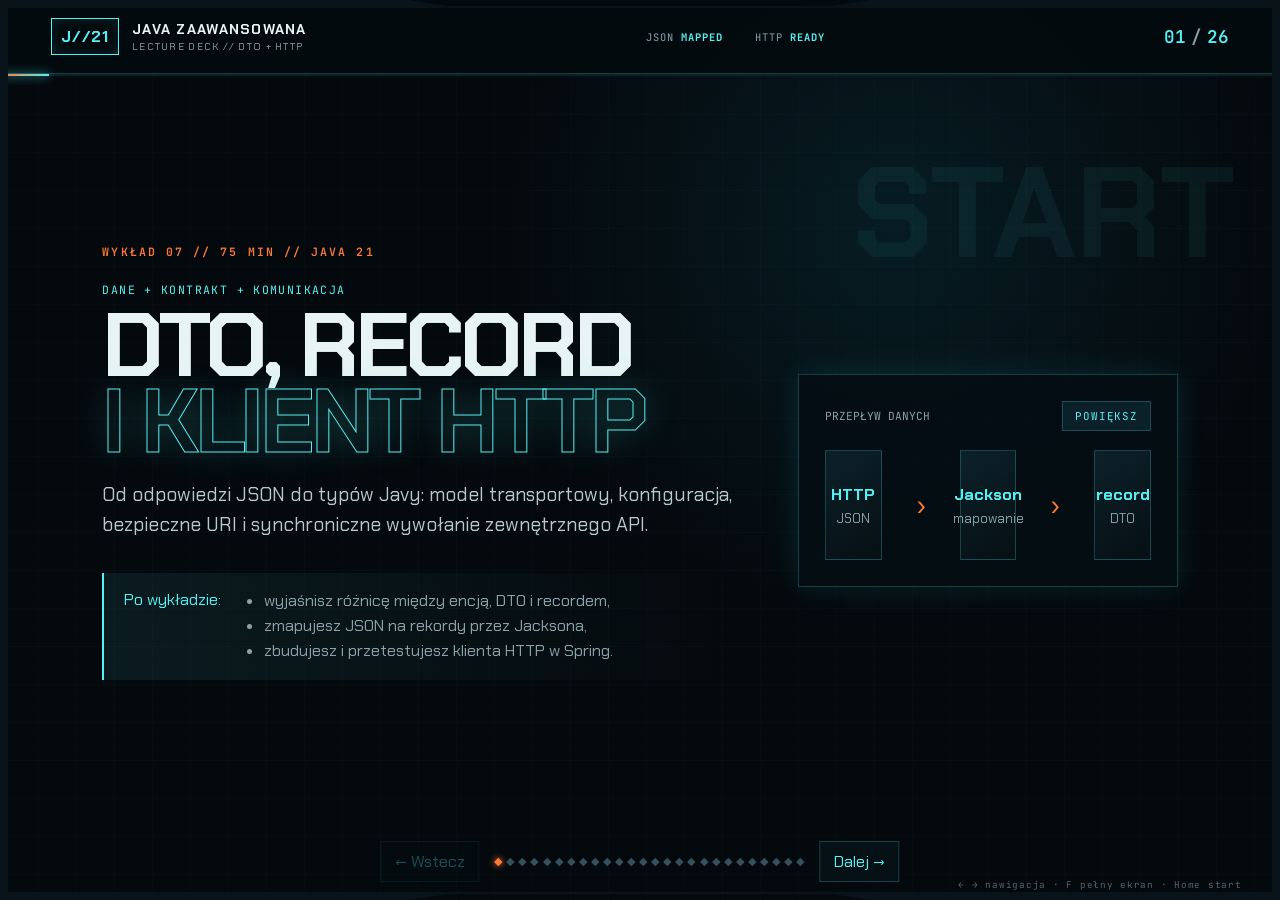
<file: lectures/http-dto-records/index.html>
<!doctype html>
<html lang="pl">
<head>
  <meta charset="utf-8">
  <meta name="viewport" content="width=device-width, initial-scale=1">
  <meta name="description" content="Rekordy, DTO, konfiguracja i synchroniczne wywołania HTTP w Spring.">
  <meta name="theme-color" content="#071017">
  <title>JAZ // DTO, record i klient HTTP</title>
  <link rel="stylesheet" href="../../css/styles.css">
  <script src="../../js/app.js" defer></script>
</head>
<body data-deck-title="JAZ DTO + HTTP">
  <a class="skip-link" href="#slides">Przejdź do wykładu</a>
  <header class="topbar" aria-label="Pasek sterowania wykładem">
    <a class="brand" href="../../index.html" aria-label="Wróć do strony głównej"><span class="brand-mark" aria-hidden="true">J//21</span><span><strong>JAVA ZAAWANSOWANA</strong><small>LECTURE DECK // DTO + HTTP</small></span></a>
    <div class="telemetry" aria-hidden="true"><span>JSON <b>MAPPED</b></span><span>HTTP <b>READY</b></span></div>
    <div class="slide-counter"><span id="current-slide">01</span><i>/</i><span id="total-slides">26</span></div>
  </header>
  <div class="progress" aria-hidden="true"><span id="progress-bar"></span></div>

  <main id="slides" class="slides" tabindex="-1">
    <section class="slide hero is-active" id="intro" data-title="Start" aria-labelledby="intro-title"><div class="eyebrow">WYKŁAD 07 // 75 MIN // JAVA 21</div><div class="hero-grid"><div><p class="kicker">DANE + KONTRAKT + KOMUNIKACJA</p><h1 id="intro-title">DTO, record<br><em>i klient HTTP</em></h1><p class="lead">Od odpowiedzi JSON do typów Javy: model transportowy, konfiguracja, bezpieczne URI i synchroniczne wywołanie zewnętrznego API.</p><div class="objectives"><span>Po wykładzie:</span><ul><li>wyjaśnisz różnicę między encją, DTO i recordem,</li><li>zmapujesz JSON na rekordy przez Jacksona,</li><li>zbudujesz i przetestujesz klienta HTTP w Spring.</li></ul></div></div><div class="diagram-panel" id="hero-flow"><div class="diagram-head"><span>PRZEPŁYW DANYCH</span><button class="zoom-btn" type="button" data-zoom-target="#hero-flow">Powiększ</button></div><div class="flow-diagram"><div class="node-box"><strong>HTTP</strong><small>JSON</small></div><span class="connector">›</span><div class="node-box"><strong>Jackson</strong><small>mapowanie</small></div><span class="connector">›</span><div class="node-box"><strong>record</strong><small>DTO</small></div></div></div></div><aside class="speaker-note">Pytanie otwierające: jaki typ zwracacie dziś z klienta zewnętrznego API — String, Map czy własną klasę?</aside></section>

    <section class="slide" id="scenario" data-title="Scenariusz" aria-labelledby="scenario-title"><div class="eyebrow">00 // PRZYPADEK UŻYCIA</div><h2 id="scenario-title">Aplikacja pobiera użytkowników z Random User API</h2><div class="two-col"><div><p>Publiczne API zwraca dokument JSON z listą osób i metadanymi strony. Nasz kod ma skonfigurować zapytanie, wysłać GET i udostępnić wynik jako bezpieczne typy Javy.</p><div class="callout"><strong>Granica systemu:</strong> format odpowiedzi kontroluje dostawca API, nie nasz model domenowy.</div></div><div class="diagram-panel" id="scenario-flow"><div class="diagram-head"><span>OD KONFIGURACJI DO WYNIKU</span><button class="zoom-btn" type="button" data-zoom-target="#scenario-flow">Powiększ</button></div><div class="flow-diagram"><div class="node-box"><strong>Properties</strong><small>URL + parametry</small></div><span class="connector">›</span><div class="node-box"><strong>Client</strong><small>GET</small></div><span class="connector">›</span><div class="node-box"><strong>DTO</strong><small>lista osób</small></div></div></div></div></section>

    <section class="slide" id="record" data-title="Record" aria-labelledby="record-title"><div class="eyebrow">01 // NOŚNIK DANYCH</div><h2 id="record-title">Record deklaruje przejrzysty, płytko niemutowalny agregat danych</h2><div class="two-col"><div class="code-panel" id="record-code"><div class="code-head"><span>User.java</span><div class="code-actions"><button class="copy-btn" type="button">Kopiuj</button><button class="zoom-btn" type="button" data-zoom-target="#record-code">Powiększ</button></div></div><pre><code><span class="kw">public record</span> User(
    String name,
    String email
) {}</code></pre></div><div class="analysis-panel"><span class="analysis-label">KOMPILATOR DODAJE</span><h3>Stan bez boilerplate'u</h3><p>Konstruktor kanoniczny, akcesory <code>name()</code> i <code>email()</code>, a także <code>equals</code>, <code>hashCode</code> i <code>toString</code>.</p></div></div></section>

    <section class="slide" id="record-semantics" data-title="Semantyka recordu" aria-labelledby="record-semantics-title"><div class="eyebrow">02 // WAŻNE OGRANICZENIA</div><h2 id="record-semantics-title">Finalne pola nie gwarantują głębokiej niemutowalności</h2><div class="cards three"><article><span class="card-code">final</span><h3>Referencja</h3><p>Komponentu rekordu nie można przypisać ponownie po konstrukcji.</p></article><article><span class="card-code">mutable</span><h3>Obiekt wewnątrz</h3><p>Lista przekazana do rekordu nadal może być modyfikowalna.</p></article><article><span class="card-code">copyOf</span><h3>Kopia obronna</h3><p><code>List.copyOf</code> zabezpiecza kolekcję w konstruktorze kompaktowym.</p></article></div><div class="callout warning"><strong>Precyzja:</strong> record jest płytko niemutowalny, a nie automatycznie „w pełni immutable”.</div></section>

    <section class="slide example-slide" id="compact-constructor" data-title="Konstruktor kompaktowy" aria-labelledby="compact-title"><div class="eyebrow">03 // INWARIANT</div><h2 id="compact-title">Konstruktor kompaktowy może walidować i normalizować dane</h2><div class="two-col"><div class="code-panel" id="compact-code"><div class="code-head"><span>RandomUserResponse.java</span><div class="code-actions"><button class="copy-btn" type="button">Kopiuj</button><button class="zoom-btn" type="button" data-zoom-target="#compact-code">Powiększ</button></div></div><pre><code><span class="kw">public record</span> RandomUserResponse(
        List&lt;UserDto&gt; results,
        PageInfoDto info) {

    <span class="kw">public</span> RandomUserResponse {
        results = List.copyOf(results);
    }
}</code></pre></div><div class="analysis-panel"><span class="analysis-label">KOPIA OBRONNA</span><h3>Lista staje się niemodyfikowalna</h3><p>Przypisanie do parametrów konstruktora następuje przed automatycznym zapisaniem komponentów rekordu.</p></div></div></section>

    <section class="slide" id="dto" data-title="DTO" aria-labelledby="dto-title"><div class="eyebrow">04 // WZORZEC</div><h2 id="dto-title">DTO opisuje dane przekraczające granicę</h2><div class="two-col"><div><p>Data Transfer Object przenosi dane pomiędzy procesami, warstwami lub publicznymi kontraktami. Nie powinien przejmować reguł biznesowych encji.</p><ul class="mission-list"><li>odzwierciedla kontrakt wejścia lub wyjścia,</li><li>ogranicza ujawniane pola,</li><li>izoluje domenę od zmian zewnętrznego API.</li></ul></div><div class="callout"><strong>Record ≠ DTO:</strong> record jest konstrukcją języka, DTO jest rolą architektoniczną. Record często dobrze pełni tę rolę.</div></div></section>

    <section class="slide" id="boundaries" data-title="Granice modeli" aria-labelledby="boundaries-title"><div class="eyebrow">05 // TRZY MODELE</div><h2 id="boundaries-title">Jeden użytkownik może mieć różne reprezentacje</h2><div class="cards three"><article><span class="card-code">API DTO</span><h3>Format dostawcy</h3><p><code>first</code>, <code>last</code>, <code>nat</code> — struktura odpowiedzi HTTP.</p></article><article><span class="card-code">domain</span><h3>Model biznesowy</h3><p>Tożsamość, reguły i operacje istotne dla aplikacji.</p></article><article><span class="card-code">view</span><h3>Odpowiedź aplikacji</h3><p>Tylko dane potrzebne odbiorcy naszego endpointu.</p></article></div><p class="final-line">MAPOWANIE NA GRANICY KOSZTUJE KILKA LINII, ALE CHRONI RESZTĘ SYSTEMU.</p></section>

    <section class="slide example-slide" id="json-shape" data-title="JSON" aria-labelledby="json-title"><div class="eyebrow">06 // KONTRAKT ZEWNĘTRZNY</div><h2 id="json-title">Najpierw poznaj kształt dokumentu</h2><div class="code-panel" id="json-code"><div class="code-head"><span>response.json</span><div class="code-actions"><button class="copy-btn" type="button">Kopiuj</button><button class="zoom-btn" type="button" data-zoom-target="#json-code">Powiększ</button></div></div><pre><code>{
  <span class="str">"results"</span>: [{
    <span class="str">"name"</span>: { <span class="str">"first"</span>: <span class="str">"Jan"</span>, <span class="str">"last"</span>: <span class="str">"Kowalski"</span> },
    <span class="str">"email"</span>: <span class="str">"jan@example.com"</span>,
    <span class="str">"nat"</span>: <span class="str">"PL"</span>
  }],
  <span class="str">"info"</span>: { <span class="str">"seed"</span>: <span class="str">"jaz"</span>, <span class="str">"results"</span>: 1, <span class="str">"page"</span>: 1 }
}</code></pre></div></section>

    <section class="slide example-slide" id="nested-dto" data-title="Zagnieżdżone DTO" aria-labelledby="nested-title"><div class="eyebrow">07 // MAPOWANIE STRUKTURY</div><h2 id="nested-title">Zagnieżdżony JSON wymaga zagnieżdżonych typów</h2><div class="two-col"><div class="code-panel" id="nested-code"><div class="code-head"><span>UserDto.java</span><div class="code-actions"><button class="copy-btn" type="button">Kopiuj</button><button class="zoom-btn" type="button" data-zoom-target="#nested-code">Powiększ</button></div></div><pre><code><span class="kw">public record</span> NameDto(
    String title, String first, String last) {}

<span class="kw">public record</span> UserDto(
    NameDto name, String email, String nat) {
    <span class="kw">public</span> String fullName() {
        <span class="kw">return</span> name.first() + <span class="str">" "</span> + name.last();
    }
}</code></pre></div><div class="analysis-panel"><span class="analysis-label">JACKSON</span><h3>Nazwy zgodne — zero adnotacji</h3><p>Jeżeli komponent rekordu ma tę samą nazwę co pole JSON, Jackson dopasuje go konwencją.</p></div></div></section>

    <section class="slide example-slide" id="json-property" data-title="JsonProperty" aria-labelledby="json-property-title"><div class="eyebrow">08 // RÓŻNE NAZWY</div><h2 id="json-property-title"><code>@JsonProperty</code> tłumaczy kontrakt JSON na język modelu</h2><div class="two-col"><div class="code-panel" id="property-code"><div class="code-head"><span>PageInfoDto.java</span><div class="code-actions"><button class="copy-btn" type="button">Kopiuj</button><button class="zoom-btn" type="button" data-zoom-target="#property-code">Powiększ</button></div></div><pre><code><span class="kw">public record</span> PageInfoDto(
    String seed,
    <span class="kw">@JsonProperty</span>(<span class="str">"results"</span>) int resultCount,
    int page,
    String version
) {}</code></pre></div><div class="analysis-panel"><span class="analysis-label">LOKALNA DECYZJA</span><h3>Czytelna nazwa w Javie</h3><p>Adnotację stosuj tam, gdzie kontrakt naprawdę różni się od modelu. Nie dekoruj każdego pola bez potrzeby.</p></div></div></section>

    <section class="slide" id="jackson-annotations" data-title="Adnotacje Jacksona" aria-labelledby="annotations-title"><div class="eyebrow">09 // NARZĘDZIA</div><h2 id="annotations-title">Adnotacje rozwiązują konkretne różnice kontraktu</h2><div class="cards three"><article><span class="card-code">@JsonProperty</span><h3>Nazwa</h3><p>Łączy inną nazwę pola JSON z komponentem Javy.</p></article><article><span class="card-code">@JsonIgnoreProperties</span><h3>Nadmiarowe pola</h3><p>Może jawnie tolerować nieznane elementy odpowiedzi.</p></article><article><span class="card-code">@JsonFormat</span><h3>Format</h3><p>Opisuje niestandardową reprezentację daty lub liczby.</p></article></div><div class="callout warning"><strong>Nie myl kierunków:</strong> odczyt JSON to deserializacja, zapis obiektu do JSON to serializacja.</div></section>

    <section class="slide" id="configuration" data-title="Konfiguracja" aria-labelledby="configuration-title"><div class="eyebrow">10 // POZA KODEM</div><h2 id="configuration-title">Adres i parametry zależą od środowiska</h2><div class="two-col"><div class="code-panel" id="properties-code"><div class="code-head"><span>application.properties</span><div class="code-actions"><button class="copy-btn" type="button">Kopiuj</button><button class="zoom-btn" type="button" data-zoom-target="#properties-code">Powiększ</button></div></div><pre><code>randomuser.base-url=https://randomuser.me
randomuser.results=${RANDOMUSER_RESULTS:2}
randomuser.nationality=${RANDOMUSER_NATIONALITY:pl}
randomuser.seed=${RANDOMUSER_SEED:jaz-lecture}</code></pre></div><div class="analysis-panel"><span class="analysis-label">PLACEHOLDER</span><h3>Zmienna albo wartość domyślna</h3><p><code>${NAME:default}</code> pozwala nadpisać ustawienie bez zmiany pliku i bez rekompilacji.</p></div></div></section>

    <section class="slide example-slide" id="config-properties" data-title="ConfigurationProperties" aria-labelledby="config-properties-title"><div class="eyebrow">11 // TYPOWANA KONFIGURACJA</div><h2 id="config-properties-title">Grupa ustawień staje się jednym walidowanym obiektem</h2><div class="two-col"><div class="code-panel" id="config-record-code"><div class="code-head"><span>RandomUserProperties.java</span><div class="code-actions"><button class="copy-btn" type="button">Kopiuj</button><button class="zoom-btn" type="button" data-zoom-target="#config-record-code">Powiększ</button></div></div><pre><code><span class="kw">@Validated</span>
<span class="kw">@ConfigurationProperties</span>(<span class="str">"randomuser"</span>)
<span class="kw">public record</span> RandomUserProperties(
    URI baseUrl,
    <span class="kw">@Min</span>(1) <span class="kw">@Max</span>(100) int results,
    <span class="kw">@NotBlank</span> String nationality,
    <span class="kw">@NotBlank</span> String seed) {}</code></pre></div><div class="analysis-panel"><span class="analysis-label">FAIL FAST</span><h3>Błąd przy starcie</h3><p>Typy i walidacja zatrzymują aplikację, zanim niepoprawna konfiguracja dotrze do żądania HTTP.</p></div></div></section>

    <section class="slide" id="value-vs-properties" data-title="Value czy Properties" aria-labelledby="value-title"><div class="eyebrow">12 // WYBÓR NARZĘDZIA</div><h2 id="value-title"><code>@Value</code> dla pojedynczej wartości, <code>@ConfigurationProperties</code> dla kontraktu</h2><div class="two-col"><div><h3>@Value</h3><ul class="mission-list"><li>szybki dostęp do jednej właściwości,</li><li>zależność rozproszona po beanach,</li><li>ograniczone relaxed binding i brak metadanych.</li></ul></div><div><h3>@ConfigurationProperties</h3><ul class="mission-list"><li>spójna grupa ustawień,</li><li>konwersja do <code>URI</code>, liczb i innych typów,</li><li>walidacja oraz wsparcie IDE.</li></ul></div></div></section>

    <section class="slide" id="uri-problem" data-title="Budowanie URI" aria-labelledby="uri-problem-title"><div class="eyebrow">13 // NIE SKLEJAJ STRINGÓW</div><h2 id="uri-problem-title">Parametry zapytania mają własne reguły kodowania</h2><div class="two-col"><div class="code-panel" id="bad-uri"><div class="code-head"><span>kruchy zapis</span><div class="code-actions"><button class="copy-btn" type="button">Kopiuj</button><button class="zoom-btn" type="button" data-zoom-target="#bad-uri">Powiększ</button></div></div><pre><code>String url = base + <span class="str">"/api?seed="</span> + seed
    + <span class="str">"&amp;results="</span> + count;</code></pre></div><div class="analysis-panel"><span class="analysis-label">PROBLEMY</span><h3>Spacje, znaki specjalne i separatory</h3><p>Ręczna konkatenacja miesza strukturę URI z danymi i łatwo generuje niepoprawne albo niebezpieczne adresy.</p></div></div></section>

    <section class="slide example-slide" id="uri-builder" data-title="UriComponentsBuilder" aria-labelledby="uri-builder-title"><div class="eyebrow">14 // STRUKTURALNE URI</div><h2 id="uri-builder-title"><code>UriComponentsBuilder</code> rozdziela segmenty i parametry</h2><div class="code-panel" id="uri-code"><div class="code-head"><span>RandomUserClient.java</span><div class="code-actions"><button class="copy-btn" type="button">Kopiuj</button><button class="zoom-btn" type="button" data-zoom-target="#uri-code">Powiększ</button></div></div><pre><code>URI uri = UriComponentsBuilder
    .fromUri(properties.baseUrl())
    .pathSegment(<span class="str">"api"</span>, <span class="str">"1.4"</span>)
    .queryParam(<span class="str">"results"</span>, properties.results())
    .queryParam(<span class="str">"nat"</span>, properties.nationality())
    .queryParam(<span class="str">"seed"</span>, properties.seed())
    .build().encode().toUri();</code></pre></div><div class="callout"><strong>Kolejność ma znaczenie:</strong> najpierw podstawiamy wartości, potem kodujemy gotowe komponenty URI.</div></section>

    <section class="slide" id="http-cycle" data-title="Cykl HTTP" aria-labelledby="http-cycle-title"><div class="eyebrow">15 // CO SIĘ DZIEJE</div><h2 id="http-cycle-title">Klient HTTP wykonuje więcej niż otwarcie połączenia</h2><div class="diagram-panel" id="http-flow"><div class="diagram-head"><span>ŻĄDANIE I ODPOWIEDŹ</span><button class="zoom-btn" type="button" data-zoom-target="#http-flow">Powiększ</button></div><div class="flow-diagram"><div class="node-box"><strong>URI + headers</strong><small>request</small></div><span class="connector">›</span><div class="node-box"><strong>HTTP status</strong><small>2xx / 4xx / 5xx</small></div><span class="connector">›</span><div class="node-box"><strong>converter</strong><small>JSON → DTO</small></div></div></div><p class="hint">Spring wybiera konwerter wiadomości na podstawie typu docelowego i Content-Type odpowiedzi.</p></section>

    <section class="slide example-slide" id="rest-client-call" data-title="RestClient" aria-labelledby="rest-client-call-title"><div class="eyebrow">16 // SYNCHRONICZNY KLIENT</div><h2 id="rest-client-call-title"><code>RestClient</code> opisuje żądanie płynnym API i mapuje body</h2><div class="two-col"><div class="code-panel" id="rest-code"><div class="code-head"><span>RandomUserClient.java</span><div class="code-actions"><button class="copy-btn" type="button">Kopiuj</button><button class="zoom-btn" type="button" data-zoom-target="#rest-code">Powiększ</button></div></div><pre><code><span class="kw">public</span> RandomUserResponse fetchUsers() {
    URI uri = buildUri();
    <span class="kw">return</span> http.get()
        .uri(uri)
        .retrieve()
        .body(RandomUserResponse.class);
}</code></pre></div><div class="analysis-panel"><span class="analysis-label">SYNCHRONICZNIE</span><h3>Wątek czeka na odpowiedź</h3><p><code>retrieve()</code> obsługuje odpowiedź, a <code>body(...)</code> uruchamia konwersję JSON do wskazanego DTO.</p></div></div></section>

    <section class="slide" id="rest-client-flow" data-title="Fluent API" aria-labelledby="rest-client-flow-title"><div class="eyebrow">17 // FLUENT API</div><h2 id="rest-client-flow-title">Każdy etap żądania ma własną odpowiedzialność</h2><div class="cards three"><article><span class="card-code">get / post</span><h3>Metoda</h3><p>Wybór operacji HTTP rozpoczyna budowanie żądania.</p></article><article><span class="card-code">uri + headers</span><h3>Żądanie</h3><p>Adres, nagłówki i opcjonalne body opisują dane wysyłane do API.</p></article><article><span class="card-code">retrieve</span><h3>Odpowiedź</h3><p><code>body</code>, <code>toEntity</code> lub obsługa statusu kończą wywołanie.</p></article></div><div class="callout"><strong>Czytelność:</strong> kod ma tę samą kolejność, co żądanie HTTP — metoda, URI, odpowiedź i jej reprezentacja.</div></section>

    <section class="slide example-slide" id="rest-client-config" data-title="Konfiguracja RestClient" aria-labelledby="rest-client-config-title"><div class="eyebrow">18 // BEAN WSPÓŁDZIELONY</div><h2 id="rest-client-config-title">Spring Boot dostarcza skonfigurowany prototyp <code>RestClient.Builder</code></h2><div class="code-panel" id="rest-client-code"><div class="code-head"><span>HttpClientConfiguration.java</span><div class="code-actions"><button class="copy-btn" type="button">Kopiuj</button><button class="zoom-btn" type="button" data-zoom-target="#rest-client-code">Powiększ</button></div></div><pre><code><span class="kw">@Bean</span>
RestClient restClient(RestClient.Builder builder) {
    <span class="kw">return</span> builder
        .requestFactory(requestFactory())
        .build();
}</code></pre></div><p class="hint">Wstrzykiwany builder zachowuje auto-konfigurację Spring Boot, a gotowy klient jest bezpieczny do współdzielenia między wątkami.</p></section>

    <section class="slide" id="errors" data-title="Błędy HTTP" aria-labelledby="errors-title"><div class="eyebrow">19 // ŚCIEŻKI NEGATYWNE</div><h2 id="errors-title">Błąd transportu to nie to samo co błąd kontraktu</h2><div class="cards three"><article><span class="card-code">4xx / 5xx</span><h3>Status HTTP</h3><p>Domyślnie wyjątek klienta lub serwera HTTP.</p></article><article><span class="card-code">timeout</span><h3>Transport</h3><p>Brak połączenia lub odpowiedzi w oczekiwanym czasie.</p></article><article><span class="card-code">JSON</span><h3>Mapowanie</h3><p>Odpowiedź nie pasuje do oczekiwanego DTO.</p></article></div><div class="callout"><strong>Na granicy:</strong> przetłumacz wyjątek infrastruktury na błąd zrozumiały dla własnej aplikacji i zachowaj przyczynę.</div></section>

    <section class="slide" id="timeouts" data-title="Timeouty" aria-labelledby="timeouts-title"><div class="eyebrow">20 // KLIENT PRODUKCYJNY</div><h2 id="timeouts-title">Każde zewnętrzne wywołanie potrzebuje limitu czasu</h2><div class="two-col"><div class="code-panel" id="timeout-code"><div class="code-head"><span>HttpClientConfiguration.java</span><div class="code-actions"><button class="copy-btn" type="button">Kopiuj</button><button class="zoom-btn" type="button" data-zoom-target="#timeout-code">Powiększ</button></div></div><pre><code><span class="kw">var</span> jdkClient = HttpClient.newBuilder()
    .connectTimeout(Duration.ofSeconds(2))
    .build();
<span class="kw">var</span> factory = <span class="kw">new</span> JdkClientHttpRequestFactory(jdkClient);
factory.setReadTimeout(Duration.ofSeconds(3));</code></pre></div><div class="analysis-panel"><span class="analysis-label">OGRANICZ OCZEKIWANIE</span><h3>Sieć może nie odpowiedzieć</h3><p>Timeout nie naprawia awarii, ale chroni pulę wątków i umożliwia kontrolowaną reakcję systemu.</p></div></div></section>

    <section class="slide example-slide" id="test" data-title="Test klienta" aria-labelledby="test-title"><div class="eyebrow">21 // BEZ PRAWDZIWEJ SIECI</div><h2 id="test-title">Test kontroluje żądanie i odpowiedź</h2><div class="code-panel" id="test-code"><div class="code-head"><span>RandomUserClientTest.java</span><div class="code-actions"><button class="copy-btn" type="button">Kopiuj</button><button class="zoom-btn" type="button" data-zoom-target="#test-code">Powiększ</button></div></div><pre><code>MockRestServiceServer server =
    MockRestServiceServer.bindTo(builder).build();

server.expect(requestTo(expectedUri))
    .andRespond(withSuccess(json, APPLICATION_JSON));

RandomUserResponse response = client.fetchUsers();
assertThat(response.results()).hasSize(1);
server.verify();</code></pre></div><p class="hint">Test jest szybki i deterministyczny: nie zależy od internetu, limitów ani dostępności zewnętrznego dostawcy.</p></section>

    <section class="slide example-slide" id="quiz" data-title="Quiz" aria-labelledby="quiz-title"><div class="eyebrow">CHECKPOINT // GRANICE SYSTEMU</div><h2 id="quiz-title">Który element rozwiązuje problem?</h2><div class="quiz-grid"><article><h3>1. Pole JSON ma inną nazwę</h3><p>Jak połączyć je z komponentem recordu?</p><button class="reveal-btn" type="button" aria-expanded="false" data-target="a1">Odkryj</button><div class="reveal" id="a1" hidden><code>@JsonProperty</code> na komponencie rekordu.</div></article><article><h3>2. Seed zawiera spację</h3><p>Kto powinien ją zakodować?</p><button class="reveal-btn" type="button" aria-expanded="false" data-target="a2">Odkryj</button><div class="reveal" id="a2" hidden><code>UriComponentsBuilder</code> podczas <code>encode()</code>.</div></article><article><h3>3. Potrzebujesz body odpowiedzi</h3><p>Jak kończysz wywołanie <code>RestClient</code>?</p><button class="reveal-btn" type="button" aria-expanded="false" data-target="a3">Odkryj</button><div class="reveal" id="a3" hidden><code>retrieve().body(Typ.class)</code>.</div></article></div></section>

    <section class="slide" id="live-coding" data-title="Live coding" aria-labelledby="live-title"><div class="eyebrow">LAB // examples/http-client</div><h2 id="live-title">Zbuduj klienta od kontraktu, nie od metody HTTP</h2><div class="diagram-panel" id="live-flow"><div class="diagram-head"><span>KOLEJNOŚĆ PRACY</span><button class="zoom-btn" type="button" data-zoom-target="#live-flow">Powiększ</button></div><div class="flow-diagram"><div class="node-box"><strong>1. JSON</strong><small>poznaj kontrakt</small></div><span class="connector">›</span><div class="node-box"><strong>2. DTO + config</strong><small>nazwij dane</small></div><span class="connector">›</span><div class="node-box"><strong>3. HTTP + test</strong><small>połącz granicę</small></div></div></div><div class="callout"><strong>Zadanie:</strong> dodaj parametr <code>gender</code>, pole telefonu w DTO oraz test błędu 404.</div></section>

    <section class="slide" id="summary" data-title="Podsumowanie" aria-labelledby="summary-title"><div class="eyebrow">22 // MODEL MENTALNY</div><h2 id="summary-title">Kontrakt określa DTO, konfiguracja określa cel, klient przenosi dane</h2><div class="diagram-panel" id="summary-flow"><div class="diagram-head"><span>OD ZEWNĘTRZNEGO API DO APLIKACJI</span><button class="zoom-btn" type="button" data-zoom-target="#summary-flow">Powiększ</button></div><div class="flow-diagram"><div class="node-box"><strong>Properties + URI</strong><small>dokąd i z czym</small></div><span class="connector">›</span><div class="node-box"><strong>HTTP + Jackson</strong><small>transport i mapowanie</small></div><span class="connector">›</span><div class="node-box"><strong>record DTO</strong><small>jawny kontrakt</small></div></div></div><p class="final-line">NASTĘPNIE: <strong>RESTCONTROLLER I WŁASNE API HTTP</strong></p></section>
  </main>

  <nav class="controls" aria-label="Nawigacja slajdów"><button id="prev" type="button" aria-label="Poprzedni slajd">← <span>Wstecz</span></button><div class="slide-dots" id="slide-dots" aria-label="Lista slajdów"></div><button id="next" type="button"><span>Dalej</span> →</button></nav>
  <div class="key-help" aria-hidden="true">← → nawigacja · F pełny ekran · Home start</div><div class="toast" id="toast" role="status" aria-live="polite"></div>
  <dialog class="zoom-dialog" id="zoom-dialog" aria-labelledby="zoom-title"><div class="zoom-dialog-head"><span id="zoom-title">PODGLĄD POWIĘKSZONY</span><form method="dialog"><button class="zoom-close" type="submit">Zamknij</button></form></div><div class="zoom-content" id="zoom-content"></div></dialog>
</body>
</html>
</file>
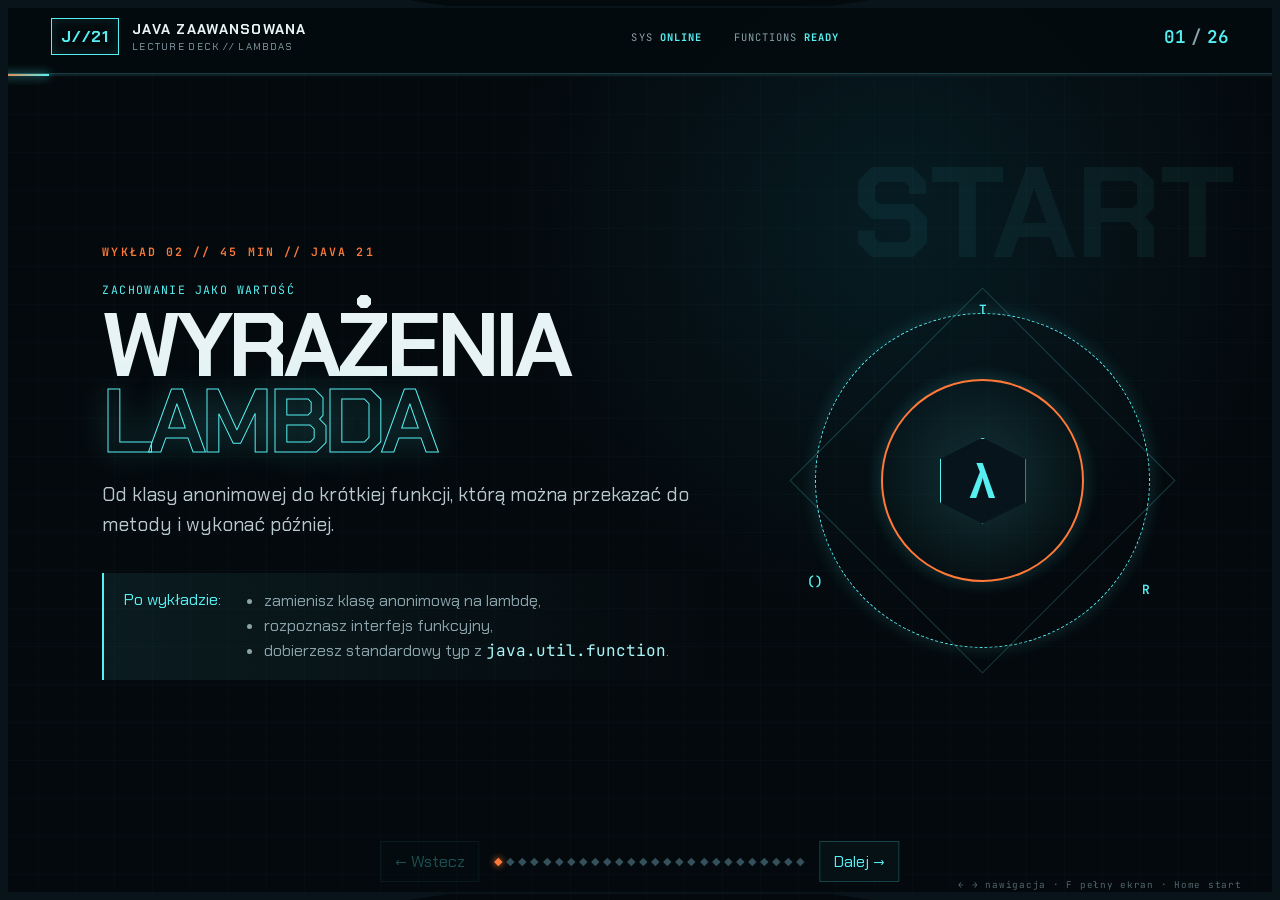
<file: lectures/lambdas/index.html>
<!doctype html>
<html lang="pl">
<head>
  <meta charset="utf-8">
  <meta name="viewport" content="width=device-width, initial-scale=1">
  <meta name="description" content="Wykład Java 21: klasy anonimowe, interfejsy funkcyjne i wyrażenia lambda.">
  <meta name="theme-color" content="#071017">
  <title>JAZ // Wyrażenia lambda</title>
  <link rel="stylesheet" href="../../css/styles.css">
  <script src="../../js/app.js" defer></script>
</head>
<body data-deck-title="JAZ Lambdy">
  <a class="skip-link" href="#slides">Przejdź do wykładu</a>
  <header class="topbar" aria-label="Pasek sterowania wykładem">
    <a class="brand" href="../../index.html" aria-label="Wróć do strony głównej"><span class="brand-mark" aria-hidden="true">J//21</span><span><strong>JAVA ZAAWANSOWANA</strong><small>LECTURE DECK // LAMBDAS</small></span></a>
    <div class="telemetry" aria-hidden="true"><span>SYS <b>ONLINE</b></span><span>FUNCTIONS <b>READY</b></span></div>
    <div class="slide-counter"><span id="current-slide">01</span><i>/</i><span id="total-slides">26</span></div>
  </header>
  <div class="progress" aria-hidden="true"><span id="progress-bar"></span></div>

  <main id="slides" class="slides" tabindex="-1">
    <section class="slide hero is-active" id="intro" data-title="Start" aria-labelledby="intro-title">
      <div class="eyebrow">WYKŁAD 02 // 45 MIN // JAVA 21</div><div class="hero-grid"><div><p class="kicker">ZACHOWANIE JAKO WARTOŚĆ</p><h1 id="intro-title">Wyrażenia<br><em>lambda</em></h1><p class="lead">Od klasy anonimowej do krótkiej funkcji, którą można przekazać do metody i wykonać później.</p><div class="objectives"><span>Po wykładzie:</span><ul><li>zamienisz klasę anonimową na lambdę,</li><li>rozpoznasz interfejs funkcyjny,</li><li>dobierzesz standardowy typ z <code>java.util.function</code>.</li></ul></div></div><div class="reactor" aria-hidden="true"><div class="ring ring-a"></div><div class="ring ring-b"></div><div class="core">λ</div><span class="orbit o1">T</span><span class="orbit o2">R</span><span class="orbit o3">()</span></div></div>
      <aside class="speaker-note">Zacznij od pytania: czy zachowanie można zapisać w zmiennej tak samo jak liczbę albo napis?</aside>
    </section>

    <section class="slide example-slide" id="warmup" data-title="Przykład 00" aria-labelledby="warmup-title"><div class="eyebrow">PRZYKŁAD 00 // ROZGRZEWKA</div><h2 id="warmup-title">Sortowanie potrzebuje reguły</h2><div class="two-col"><div class="code-panel"><div class="code-head"><span>Names.java</span><button class="copy-btn" type="button">Kopiuj</button></div><pre><code>List&lt;String&gt; names = <span class="kw">new</span> ArrayList&lt;&gt;(
    List.of(<span class="str">"Ada"</span>, <span class="str">"Krzysztof"</span>, <span class="str">"Jan"</span>));

names.sort((first, second) -&gt;
    Integer.compare(first.length(), second.length()));</code></pre></div><div class="analysis-panel"><span class="analysis-label">DO ANALIZY</span><h3>Co trafia do <code>sort</code>?</h3><ol><li>Jakie wartości reprezentują parametry?</li><li>Co oznacza wynik ujemny, zero lub dodatni?</li><li>Skąd kompilator zna typ parametrów?</li></ol></div></div></section>

    <section class="slide" id="anonymous" data-title="Klasa anonimowa" aria-labelledby="anonymous-title"><div class="eyebrow">01 // KLASA ANONIMOWA</div><h2 id="anonymous-title">Obiekt bez nazwy klasy</h2><div class="two-col"><div><p>Klasa anonimowa jednocześnie definiuje klasę i tworzy jej jedyną instancję. Przydaje się, gdy implementacja jest lokalna i krótka.</p><div class="syntax"><span><b>new</b> InterfaceName() { ... }</span><small>ciało klasy może implementować metody i posiadać pola</small></div><div class="callout warning"><strong>Koszt czytelności:</strong> dużo składni otacza często jedną istotną metodę.</div></div><div class="code-panel"><div class="code-head"><span>ClickHandler.java</span><button class="copy-btn" type="button">Kopiuj</button></div><pre><code>Runnable task = <span class="kw">new</span> Runnable() {
    @Override
    <span class="kw">public void</span> run() {
        System.out.println(<span class="str">"Start"</span>);
    }
};

task.run();</code></pre></div></div></section>

    <section class="slide example-slide" id="anonymous-comparator" data-title="Przykład 01" aria-labelledby="anonymous-comparator-title"><div class="eyebrow">PRZYKŁAD 01 // COMPARATOR</div><h2 id="anonymous-comparator-title">Reguła sortowania przed lambdą</h2><div class="two-col"><div class="code-panel"><div class="code-head"><span>AnonymousComparator.java</span><button class="copy-btn" type="button">Kopiuj</button></div><pre><code>Comparator&lt;String&gt; byLength =
    <span class="kw">new</span> Comparator&lt;&gt;() {
        @Override
        <span class="kw">public int</span> compare(
                String first, String second) {
            <span class="kw">return</span> Integer.compare(
                first.length(), second.length());
        }
    };</code></pre></div><div class="analysis-panel"><span class="analysis-label">PYTANIA</span><h3>Oddziel składnię od zachowania</h3><ol><li>Która metoda opisuje właściwą regułę?</li><li>Które elementy kodu są obowiązkowym opakowaniem?</li><li>Czy obiekt może przechowywać stan?</li></ol><div class="analysis-answer">Lambda skróci implementację jednej metody, ale nie zastępuje każdej klasy anonimowej.</div></div></div></section>

    <section class="slide" id="functional-interface" data-title="Interfejs funkcyjny" aria-labelledby="functional-title"><div class="eyebrow">02 // INTERFEJS FUNKCYJNY</div><h2 id="functional-title">Jedna metoda abstrakcyjna</h2><div class="two-col"><div class="code-panel"><div class="code-head"><span>Operation.java</span><button class="copy-btn" type="button">Kopiuj</button></div><pre><code>@FunctionalInterface
<span class="kw">interface</span> Operation {
    <span class="kw">int</span> apply(<span class="kw">int</span> left, <span class="kw">int</span> right);
}</code></pre></div><div><p>Interfejs funkcyjny ma dokładnie jedną metodę abstrakcyjną. Lambda dostarcza implementację tej metody.</p><div class="callout"><strong><code>@FunctionalInterface</code>:</strong> adnotacja nie jest wymagana, ale kompilator pilnuje dzięki niej kontraktu.</div><p class="hint">Metody <code>default</code>, <code>static</code> oraz metody odziedziczone z <code>Object</code> nie zwiększają liczby metod abstrakcyjnych.</p></div></div></section>

    <section class="slide example-slide" id="functional-rules" data-title="Przykład 02" aria-labelledby="functional-rules-title"><div class="eyebrow">PRZYKŁAD 02 // KONTRAKT</div><h2 id="functional-rules-title">Który interfejs jest funkcyjny?</h2><div class="cards three"><article><span class="card-code">A: void run()</span><p>Jedna metoda abstrakcyjna. Lambda pasuje.</p></article><article><span class="card-code">B: test() + default log()</span><p>Metoda domyślna nie łamie kontraktu.</p></article><article><span class="card-code">C: start() + stop()</span><p>Dwie metody abstrakcyjne. Lambda nie określi, którą implementuje.</p></article></div><div class="question"><span>Pytanie do sali</span> Czy interfejs bez adnotacji może być funkcyjny?</div></section>

    <section class="slide" id="syntax" data-title="Składnia" aria-labelledby="syntax-title"><div class="eyebrow">03 // SKŁADNIA LAMBDY</div><h2 id="syntax-title">Parametry, strzałka, ciało</h2><div class="two-col"><div class="syntax"><span>(parameters) <b>-&gt;</b> expression</span><small>wyrażenie staje się wartością zwracaną</small></div><div class="code-panel"><pre><code>() -&gt; System.out.println(<span class="str">"Start"</span>)

name -&gt; name.length()

(left, right) -&gt; left + right

(String text) -&gt; {
    String clean = text.trim();
    <span class="kw">return</span> clean.toUpperCase();
}</code></pre></div></div><div class="callout"><strong>Reguła:</strong> nawiasy można pominąć dla jednego parametru bez jawnego typu. <code>return</code> i średnik w ciele blokowym pozostają obowiązkowe.</div></section>

    <section class="slide example-slide" id="conversion" data-title="Przykład 03" aria-labelledby="conversion-title"><div class="eyebrow">PRZYKŁAD 03 // REDUKCJA SKŁADNI</div><h2 id="conversion-title">Od klasy anonimowej do lambdy</h2><div class="two-col"><div class="code-panel"><div class="code-head"><span>Before.java</span><button class="copy-btn" type="button">Kopiuj</button></div><pre><code>Operation add = <span class="kw">new</span> Operation() {
    @Override
    <span class="kw">public int</span> apply(<span class="kw">int</span> a, <span class="kw">int</span> b) {
        <span class="kw">return</span> a + b;
    }
};</code></pre></div><div><div class="code-panel"><div class="code-head"><span>After.java</span><button class="copy-btn" type="button">Kopiuj</button></div><pre><code>Operation add = (a, b) -&gt; a + b;

<span class="kw">int</span> result = add.apply(<span class="num">2</span>, <span class="num">3</span>);</code></pre></div><div class="analysis-panel"><span class="analysis-label">WYNIK</span><h3>Ten sam kontrakt</h3><p>Typ zmiennej wskazuje interfejs, a więc także parametry i typ wyniku lambdy.</p></div></div></div></section>

    <section class="slide" id="target-typing" data-title="Typ docelowy" aria-labelledby="target-title"><div class="eyebrow">04 // TARGET TYPING</div><h2 id="target-title">Lambda potrzebuje kontekstu</h2><div class="two-col"><div><p>Lambda sama nie ma nazwanego typu. Kompilator interpretuje ją jako implementację interfejsu wynikającego z przypisania, argumentu metody lub zwracanego typu.</p><div class="callout danger"><strong>Nie zadziała:</strong> <code>var action = () -&gt; "OK";</code> nie podaje docelowego interfejsu.</div></div><div class="code-panel"><pre><code>Supplier&lt;String&gt; first = () -&gt; <span class="str">"OK"</span>;

execute(() -&gt; System.out.println(<span class="str">"Go"</span>));

<span class="kw">static</span> Predicate&lt;String&gt; rule() {
    <span class="kw">return</span> text -&gt; !text.isBlank();
}</code></pre></div></div></section>

    <section class="slide example-slide" id="capture" data-title="Przykład 04" aria-labelledby="capture-title"><div class="eyebrow">PRZYKŁAD 04 // CAPTURE</div><h2 id="capture-title">Lambda korzysta z otoczenia</h2><div class="two-col"><div class="code-panel"><div class="code-head"><span>Capture.java</span><button class="copy-btn" type="button">Kopiuj</button></div><pre><code><span class="kw">int</span> minimum = <span class="num">5</span>;
Predicate&lt;String&gt; longEnough =
    text -&gt; text.length() &gt;= minimum;

System.out.println(longEnough.test(<span class="str">"lambda"</span>));

<span class="cm">// minimum = 8; // odebrałoby effective final</span></code></pre></div><div class="analysis-panel"><span class="analysis-label">OGRANICZENIE</span><h3>Effectively final</h3><ol><li>Lambda może odczytać zmienną lokalną.</li><li>Zmienna nie może później otrzymać nowej wartości.</li><li>Pola obiektu nie podlegają temu ograniczeniu.</li></ol></div></div></section>

    <section class="slide" id="applications" data-title="Zastosowania" aria-labelledby="applications-title"><div class="eyebrow">05 // ZASTOSOWANIA</div><h2 id="applications-title">Przekazywanie zachowania</h2><div class="cards three"><article><span class="card-code">sort(comparator)</span><h3>Kolekcje</h3><p>Reguła porównania trafia do algorytmu sortowania.</p></article><article><span class="card-code">stream.filter(rule)</span><h3>Przetwarzanie danych</h3><p>Operacje opisują kolejne etapy potoku.</p></article><article><span class="card-code">onClick(action)</span><h3>Zdarzenia i zadania</h3><p>Kod wykona się później, gdy wystąpi zdarzenie lub wątek otrzyma zadanie.</p></article></div></section>

    <section class="slide example-slide" id="collections" data-title="Przykład 05" aria-labelledby="collections-title"><div class="eyebrow">PRZYKŁAD 05 // COLLECTIONS</div><h2 id="collections-title">Operacje na liście</h2><div class="two-col"><div class="code-panel"><div class="code-head"><span>CollectionLambdas.java</span><button class="copy-btn" type="button">Kopiuj</button></div><pre><code>List&lt;String&gt; names = <span class="kw">new</span> ArrayList&lt;&gt;(
    List.of(<span class="str">"Ada"</span>, <span class="str">"Jan"</span>, <span class="str">"Barbara"</span>));

names.removeIf(name -&gt; name.length() &lt; <span class="num">4</span>);
names.replaceAll(String::toUpperCase);
names.sort(Comparator.naturalOrder());
names.forEach(System.out::println);</code></pre></div><div class="analysis-panel"><span class="analysis-label">CZTERY KONTRAKTY</span><h3>Znajdź typ funkcji</h3><ol><li><code>removeIf</code> oczekuje warunku.</li><li><code>replaceAll</code> oczekuje transformacji.</li><li><code>sort</code> oczekuje porównania.</li><li><code>forEach</code> oczekuje efektu ubocznego.</li></ol></div></div></section>

    <section class="slide" id="predicate" data-title="Predicate" aria-labelledby="predicate-title"><div class="eyebrow">06 // JAVA.UTIL.FUNCTION</div><h2 id="predicate-title"><code>Predicate&lt;T&gt;</code> testuje warunek</h2><div class="two-col"><div><div class="syntax"><span>T <b>-&gt;</b> boolean</span><small><code>boolean test(T value)</code></small></div><p>Predicate służy do filtrowania, walidacji i wyszukiwania. Można łączyć warunki metodami <code>and</code>, <code>or</code> oraz <code>negate</code>.</p></div><div class="code-panel"><pre><code>Predicate&lt;String&gt; notBlank =
    text -&gt; !text.isBlank();
Predicate&lt;String&gt; shortText =
    text -&gt; text.length() &lt;= <span class="num">20</span>;

Predicate&lt;String&gt; valid =
    notBlank.and(shortText);

valid.test(<span class="str">"Java"</span>); <span class="cm">// true</span></code></pre></div></div></section>

    <section class="slide example-slide" id="function" data-title="Przykład 06" aria-labelledby="function-title"><div class="eyebrow">PRZYKŁAD 06 // FUNCTION</div><h2 id="function-title"><code>Function&lt;T, R&gt;</code> zmienia wartość</h2><div class="two-col"><div class="code-panel"><div class="code-head"><span>Functions.java</span><button class="copy-btn" type="button">Kopiuj</button></div><pre><code>Function&lt;String, String&gt; clean = String::trim;
Function&lt;String, Integer&gt; length = String::length;

Function&lt;String, Integer&gt; cleanLength =
    clean.andThen(length);

<span class="kw">int</span> result = cleanLength.apply(<span class="str">" Java "</span>);
<span class="cm">// 4</span></code></pre></div><div class="analysis-panel"><span class="analysis-label">SYGNATURA</span><h3><code>T -&gt; R</code></h3><ol><li><code>T</code> opisuje argument.</li><li><code>R</code> opisuje wynik.</li><li><code>andThen</code> przekazuje wynik pierwszej funkcji do drugiej.</li></ol></div></div></section>

    <section class="slide" id="consumer-supplier" data-title="Consumer i Supplier" aria-labelledby="consumer-title"><div class="eyebrow">07 // WEJŚCIE I WYJŚCIE</div><h2 id="consumer-title"><code>Consumer</code> i <code>Supplier</code></h2><div class="two-col"><div><div class="syntax"><span>Consumer&lt;T&gt;: T <b>-&gt;</b> void</span><small><code>accept(T value)</code> wykonuje operację</small></div><div class="code-panel compact"><pre><code>Consumer&lt;String&gt; log = System.out::println;
log.accept(<span class="str">"gotowe"</span>);</code></pre></div></div><div><div class="syntax"><span>Supplier&lt;T&gt;: () <b>-&gt;</b> T</span><small><code>get()</code> dostarcza wartość</small></div><div class="code-panel compact"><pre><code>Supplier&lt;UUID&gt; id = UUID::randomUUID;
UUID next = id.get();</code></pre></div></div></div></section>

    <section class="slide example-slide" id="operators" data-title="Przykład 07" aria-labelledby="operators-title"><div class="eyebrow">PRZYKŁAD 07 // OPERATORY</div><h2 id="operators-title">Gdy argument i wynik mają ten sam typ</h2><div class="two-col"><div class="code-panel"><pre><code>UnaryOperator&lt;String&gt; normalize =
    text -&gt; text.trim().toLowerCase();

BinaryOperator&lt;Integer&gt; maximum =
    Integer::max;

normalize.apply(<span class="str">" JAVA "</span>); <span class="cm">// java</span>
maximum.apply(<span class="num">7</span>, <span class="num">12</span>);   <span class="cm">// 12</span></code></pre></div><div class="analysis-panel"><span class="analysis-label">SPECJALIZACJA</span><h3>Mniej parametrów typów</h3><p><code>UnaryOperator&lt;T&gt;</code> specjalizuje <code>Function&lt;T,T&gt;</code>, a <code>BinaryOperator&lt;T&gt;</code> specjalizuje <code>BiFunction&lt;T,T,T&gt;</code>.</p><div class="analysis-answer">Wybieraj najbardziej precyzyjny standardowy interfejs.</div></div></div></section>

    <section class="slide" id="bifunction" data-title="Warianty Bi" aria-labelledby="bi-title"><div class="eyebrow">08 // DWA ARGUMENTY</div><h2 id="bi-title">Rodzina interfejsów <code>Bi...</code></h2><div class="cards three"><article><span class="card-code">BiFunction&lt;T,U,R&gt;</span><p>Dwa argumenty mogą mieć różne typy, wynik ma typ <code>R</code>.</p></article><article><span class="card-code">BiPredicate&lt;T,U&gt;</span><p>Sprawdza warunek zależny od dwóch wartości.</p></article><article><span class="card-code">BiConsumer&lt;T,U&gt;</span><p>Przyjmuje dwie wartości i nie zwraca wyniku.</p></article></div><div class="code-panel compact"><pre><code>BiFunction&lt;String, Integer, String&gt; repeat = String::repeat;
BiConsumer&lt;String, Integer&gt; printEntry = (key, value) -&gt; System.out.println(key + <span class="str">": "</span> + value);</code></pre></div></section>

    <section class="slide example-slide" id="method-reference" data-title="Przykład 08" aria-labelledby="method-reference-title"><div class="eyebrow">PRZYKŁAD 08 // METHOD REFERENCE</div><h2 id="method-reference-title">Odwołanie do istniejącej metody</h2><div class="two-col"><div class="code-panel"><pre><code>text -&gt; text.trim()       <span class="cm">// lambda</span>
String::trim             <span class="cm">// metoda instancji</span>

value -&gt; Integer.parseInt(value)
Integer::parseInt        <span class="cm">// metoda statyczna</span>

() -&gt; <span class="kw">new</span> ArrayList&lt;&gt;()
ArrayList::new           <span class="cm">// konstruktor</span>

value -&gt; printer.print(value)
printer::print           <span class="cm">// konkretny obiekt</span></code></pre></div><div class="analysis-panel"><span class="analysis-label">REGUŁA</span><h3>Ta sama sygnatura</h3><p>Odwołanie do metody działa, gdy jej parametry i wynik pasują do metody interfejsu funkcyjnego.</p><p class="hint">Jeśli lambda dodaje logikę, nazwę parametru lub ułatwia czytanie, pozostaw lambdę.</p></div></div></section>

    <section class="slide" id="primitive" data-title="Typy prymitywne" aria-labelledby="primitive-title"><div class="eyebrow">09 // SPECJALIZACJE</div><h2 id="primitive-title">Mniej autoboxingu</h2><div class="two-col"><div><p>Java dostarcza odmiany dla <code>int</code>, <code>long</code> i <code>double</code>. Unikają tworzenia obiektów opakowujących w intensywnie wykonywanym kodzie.</p><div class="type-map"><span><b>IntPredicate</b> int → boolean</span><span><b>IntFunction&lt;R&gt;</b> int → R</span><span><b>ToIntFunction&lt;T&gt;</b> T → int</span><span><b>IntConsumer</b> int → void</span></div></div><div class="code-panel"><pre><code>IntPredicate even = value -&gt; value % <span class="num">2</span> == <span class="num">0</span>;
ToIntFunction&lt;String&gt; length = String::length;
IntUnaryOperator square = value -&gt; value * value;

even.test(<span class="num">8</span>);       <span class="cm">// bez Integer</span>
length.applyAsInt(<span class="str">"Java"</span>);
square.applyAsInt(<span class="num">5</span>);</code></pre></div></div></section>

    <section class="slide example-slide" id="stream" data-title="Przykład 09" aria-labelledby="stream-title"><div class="eyebrow">PRZYKŁAD 09 // STREAM API</div><h2 id="stream-title">Potok operacji</h2><div class="two-col"><div class="code-panel"><div class="code-head"><span>Pipeline.java</span><button class="copy-btn" type="button">Kopiuj</button></div><pre><code>List&lt;String&gt; result = names.stream()
    .filter(name -&gt; name.length() &gt;= <span class="num">4</span>)
    .map(String::toUpperCase)
    .sorted()
    .toList();</code></pre></div><div class="analysis-panel"><span class="analysis-label">PRZEPŁYW</span><h3>Każdy etap ma inny kontrakt</h3><ol><li><code>filter</code> używa <code>Predicate</code>.</li><li><code>map</code> używa <code>Function</code>.</li><li><code>sorted</code> może użyć <code>Comparator</code>.</li></ol><p class="hint">Operacje pośrednie są leniwe. Terminalne <code>toList</code> uruchamia potok.</p></div></div></section>

    <section class="slide" id="exceptions" data-title="Wyjątki" aria-labelledby="exceptions-title"><div class="eyebrow">10 // WYJĄTKI SPRAWDZANE</div><h2 id="exceptions-title">Sygnatura interfejsu wyznacza wyjątki</h2><div class="two-col"><div><p>Standardowe interfejsy funkcyjne zwykle nie deklarują wyjątków checked. Lambda nie może więc swobodnie wywołać metody, która taki wyjątek zgłasza.</p><div class="callout warning"><strong>Rozwiązania:</strong> obsłuż wyjątek w lambdzie, opakuj go w wyjątek runtime albo zdefiniuj własny interfejs z <code>throws</code>.</div></div><div class="code-panel"><pre><code>@FunctionalInterface
<span class="kw">interface</span> CheckedFunction&lt;T, R&gt; {
    R apply(T value) <span class="kw">throws</span> IOException;
}

CheckedFunction&lt;Path, String&gt; read =
    Files::readString;</code></pre></div></div></section>

    <section class="slide example-slide" id="quiz" data-title="Quiz" aria-labelledby="quiz-title"><div class="eyebrow">CHECKPOINT // DOBÓR INTERFEJSU</div><h2 id="quiz-title">Co pasuje do sygnatury?</h2><div class="quiz-grid"><article><h3>1. Walidacja</h3><p>Przyjmuje zamówienie i zwraca <code>boolean</code>.</p><button class="reveal-btn" type="button" aria-expanded="false" data-target="a1">Odkryj</button><div class="reveal" id="a1" hidden><code>Predicate&lt;Order&gt;</code></div></article><article><h3>2. Fabryka</h3><p>Nie przyjmuje argumentu i tworzy identyfikator.</p><button class="reveal-btn" type="button" aria-expanded="false" data-target="a2">Odkryj</button><div class="reveal" id="a2" hidden><code>Supplier&lt;UUID&gt;</code></div></article><article><h3>3. Mapowanie</h3><p>Zamienia <code>User</code> na <code>UserDto</code>.</p><button class="reveal-btn" type="button" aria-expanded="false" data-target="a3">Odkryj</button><div class="reveal" id="a3" hidden><code>Function&lt;User, UserDto&gt;</code></div></article></div><div class="final-line"><strong>LAMBDA</strong> = implementacja jednej metody + typ docelowy + zwięzłe przekazanie zachowania</div></section>

    <section class="slide example-slide" id="challenge" data-title="Przykład 10" aria-labelledby="challenge-title"><div class="eyebrow">PRZYKŁAD 10 // LIVE CODING</div><h2 id="challenge-title">Potok komunikatów</h2><div class="two-col"><div class="analysis-panel mission-brief"><span class="analysis-label">ZADANIE DLA GRUPY</span><h3>Oczyść, wybierz, przekształć</h3><p>Dla listy komunikatów usuń spacje, zachowaj wpisy rozpoczynające się od <code>ERROR</code>, zamień je na małe litery i wypisz.</p><ol><li>Dobierz operację <code>map</code>.</li><li>Zapisz warunek dla <code>filter</code>.</li><li>Użyj method reference w ostatnim kroku.</li></ol></div><div><div class="code-panel"><div class="code-head"><span>NotificationPipeline.java</span><button class="copy-btn" type="button">Kopiuj</button></div><pre><code>messages.stream()
    .map(__________)
    .filter(________________________)
    .map(__________________)
    .forEach(____________________);</code></pre></div><button class="reveal-btn" type="button" aria-expanded="false" data-target="solution">Pokaż rozwiązanie</button><div class="reveal" id="solution" hidden><code>.map(String::trim).filter(m -&gt; m.startsWith("ERROR")).map(String::toLowerCase).forEach(System.out::println)</code></div></div></div></section>

    <section class="slide example-slide" id="before-after-runnable" data-title="Porównanie 01" aria-labelledby="before-after-runnable-title">
      <div class="eyebrow">PORÓWNANIE 01 // RUNNABLE</div><h2 id="before-after-runnable-title">Zadanie do wykonania w tle</h2>
      <div class="two-col"><div><span class="analysis-label">BEZ LAMBDY</span><div class="code-panel compact"><div class="code-head"><span>AnonymousTask.java</span><button class="copy-btn" type="button">Kopiuj</button></div><pre><code>Runnable task = <span class="kw">new</span> Runnable() {
    @Override
    <span class="kw">public void</span> run() {
        System.out.println(<span class="str">"Synchronizacja"</span>);
    }
};

<span class="kw">new</span> Thread(task).start();</code></pre></div></div><div><span class="analysis-label">Z LAMBDĄ</span><div class="code-panel compact"><div class="code-head"><span>LambdaTask.java</span><button class="copy-btn" type="button">Kopiuj</button></div><pre><code>Runnable task = () -&gt;
    System.out.println(<span class="str">"Synchronizacja"</span>);

<span class="kw">new</span> Thread(task).start();</code></pre></div><div class="analysis-answer">Lambda pozostawia tylko parametry i ciało metody <code>run()</code>.</div></div></div>
    </section>

    <section class="slide example-slide" id="before-after-comparator" data-title="Porównanie 02" aria-labelledby="before-after-comparator-title">
      <div class="eyebrow">PORÓWNANIE 02 // COMPARATOR</div><h2 id="before-after-comparator-title">Sortowanie po długości napisu</h2>
      <div class="two-col"><div><span class="analysis-label">BEZ LAMBDY</span><div class="code-panel compact"><div class="code-head"><span>AnonymousComparator.java</span><button class="copy-btn" type="button">Kopiuj</button></div><pre><code>names.sort(<span class="kw">new</span> Comparator&lt;String&gt;() {
    @Override
    <span class="kw">public int</span> compare(
            String first, String second) {
        <span class="kw">return</span> Integer.compare(
            first.length(), second.length());
    }
});</code></pre></div></div><div><span class="analysis-label">Z LAMBDĄ</span><div class="code-panel compact"><div class="code-head"><span>LambdaComparator.java</span><button class="copy-btn" type="button">Kopiuj</button></div><pre><code>names.sort((first, second) -&gt;
    Integer.compare(
        first.length(), second.length()));</code></pre></div><div class="analysis-answer">Jeszcze czytelniej: <code>names.sort(Comparator.comparingInt(String::length));</code></div></div></div>
    </section>

    <section class="slide example-slide" id="before-after-filter" data-title="Porównanie 03" aria-labelledby="before-after-filter-title">
      <div class="eyebrow">PORÓWNANIE 03 // FILTROWANIE</div><h2 id="before-after-filter-title">Wybór aktywnych użytkowników</h2>
      <div class="two-col"><div><span class="analysis-label">BEZ LAMBDY</span><div class="code-panel compact"><div class="code-head"><span>Loop.java</span><button class="copy-btn" type="button">Kopiuj</button></div><pre><code>List&lt;User&gt; activeUsers = <span class="kw">new</span> ArrayList&lt;&gt;();

<span class="kw">for</span> (User user : users) {
    <span class="kw">if</span> (user.isActive()) {
        activeUsers.add(user);
    }
}</code></pre></div></div><div><span class="analysis-label">Z LAMBDĄ I STREAM API</span><div class="code-panel compact"><div class="code-head"><span>Stream.java</span><button class="copy-btn" type="button">Kopiuj</button></div><pre><code>List&lt;User&gt; activeUsers = users.stream()
    .filter(User::isActive)
    .toList();</code></pre></div><div class="analysis-answer">Pętla opisuje kolejne instrukcje. Potok opisuje wynik: użytkownicy spełniający warunek.</div></div></div>
    </section>
  </main>

  <nav class="controls" aria-label="Nawigacja slajdów"><button id="prev" type="button" aria-label="Poprzedni slajd">← <span>Wstecz</span></button><div class="slide-dots" id="slide-dots" aria-label="Lista slajdów"></div><button id="next" type="button"><span>Dalej</span> →</button></nav>
  <div class="key-help" aria-hidden="true">← → nawigacja · F pełny ekran · Home start</div><div class="toast" id="toast" role="status" aria-live="polite"></div>
</body>
</html>
</file>
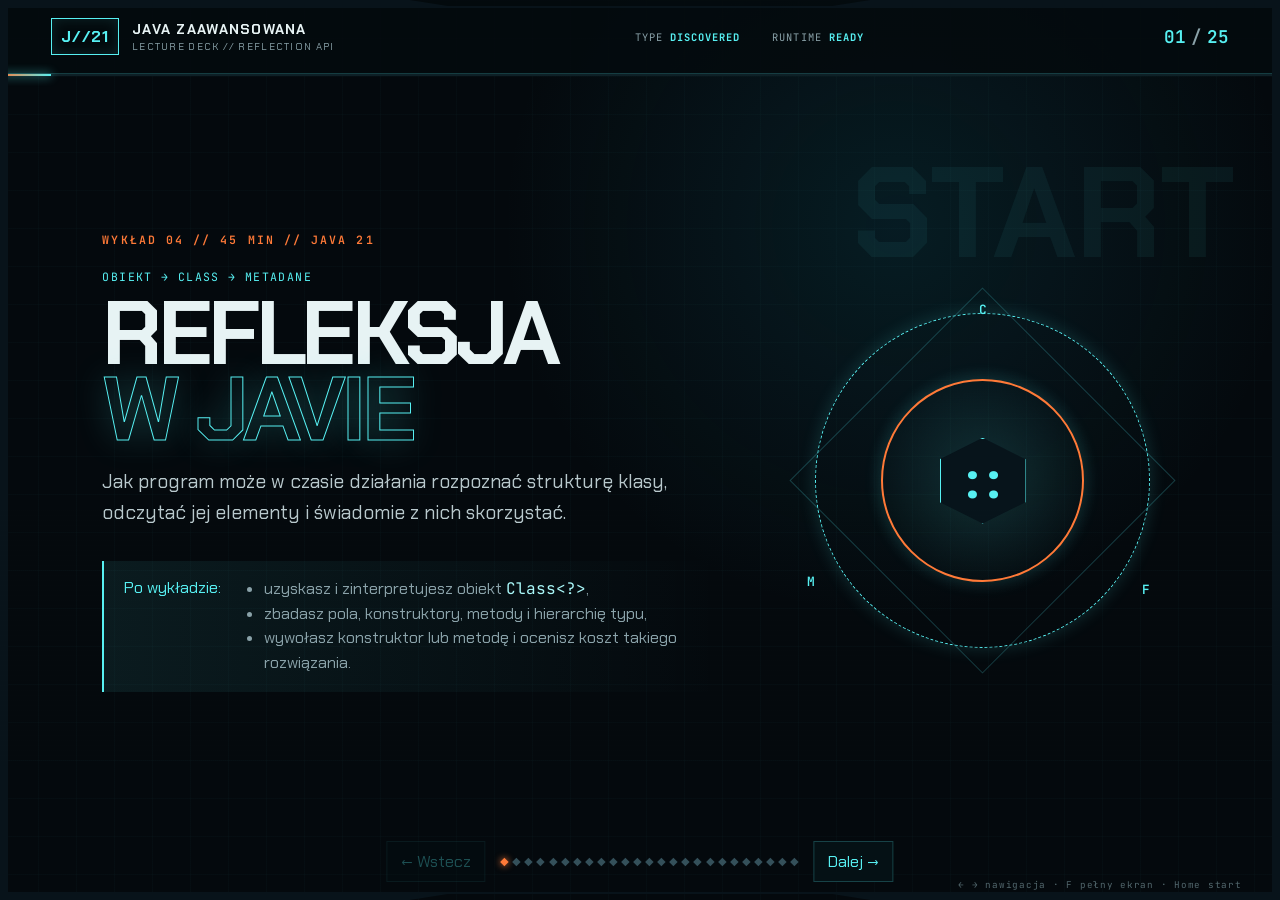
<file: lectures/reflection/index.html>
<!doctype html>
<html lang="pl">
<head>
  <meta charset="utf-8">
  <meta name="viewport" content="width=device-width, initial-scale=1">
  <meta name="description" content="Wykład Java 21: refleksja i badanie definicji klas w czasie działania programu.">
  <meta name="theme-color" content="#071017">
  <title>JAZ // Refleksja</title>
  <link rel="stylesheet" href="../../css/styles.css">
  <script src="../../js/app.js" defer></script>
</head>
<body data-deck-title="JAZ Refleksja">
  <a class="skip-link" href="#slides">Przejdź do wykładu</a>
  <header class="topbar" aria-label="Pasek sterowania wykładem">
    <a class="brand" href="../../index.html" aria-label="Wróć do strony głównej"><span class="brand-mark" aria-hidden="true">J//21</span><span><strong>JAVA ZAAWANSOWANA</strong><small>LECTURE DECK // REFLECTION API</small></span></a>
    <div class="telemetry" aria-hidden="true"><span>TYPE <b>DISCOVERED</b></span><span>RUNTIME <b>READY</b></span></div>
    <div class="slide-counter"><span id="current-slide">01</span><i>/</i><span id="total-slides">25</span></div>
  </header>
  <div class="progress" aria-hidden="true"><span id="progress-bar"></span></div>

  <main id="slides" class="slides" tabindex="-1">
    <section class="slide hero is-active" id="intro" data-title="Start" aria-labelledby="intro-title">
      <div class="eyebrow">WYKŁAD 04 // 45 MIN // JAVA 21</div><div class="hero-grid"><div><p class="kicker">OBIEKT → CLASS → METADANE</p><h1 id="intro-title">Refleksja<br><em>w Javie</em></h1><p class="lead">Jak program może w czasie działania rozpoznać strukturę klasy, odczytać jej elementy i świadomie z nich skorzystać.</p><div class="objectives"><span>Po wykładzie:</span><ul><li>uzyskasz i zinterpretujesz obiekt <code>Class&lt;?&gt;</code>,</li><li>zbadasz pola, konstruktory, metody i hierarchię typu,</li><li>wywołasz konstruktor lub metodę i ocenisz koszt takiego rozwiązania.</li></ul></div></div><div class="reactor" aria-hidden="true"><div class="ring ring-a"></div><div class="ring ring-b"></div><div class="core">::</div><span class="orbit o1">C</span><span class="orbit o2">F</span><span class="orbit o3">M</span></div></div>
      <aside class="speaker-note">Zacznij od pytania: skąd framework wie, jakie konstruktory i metody ma klasa napisana przez użytkownika?</aside>
    </section>

    <section class="slide example-slide" id="motivation" data-title="Motywacja" aria-labelledby="motivation-title"><div class="eyebrow">PRZYKŁAD 00 // KOD NIE ZNA TYPU</div><h2 id="motivation-title">Inspektor dowolnego obiektu</h2><div class="two-col"><div class="code-panel"><pre><code><span class="kw">static void</span> inspect(Object value) {
    Class&lt;?&gt; type = value.getClass();
    System.out.println(type.getName());

    <span class="kw">for</span> (Method method : type.getDeclaredMethods()) {
        System.out.println(method.getName());
    }
}</code></pre></div><div class="analysis-panel"><span class="analysis-label">RÓŻNICA</span><h3>Informacja dostępna w runtime</h3><p>Kompilator widzi tylko <code>Object</code>. Uruchomiony program może jednak poznać rzeczywistą klasę przekazanej wartości i zbadać jej definicję.</p></div></div></section>

    <section class="slide" id="definition" data-title="Definicja" aria-labelledby="definition-title"><div class="eyebrow">01 // MODEL</div><h2 id="definition-title">Refleksja opisuje kod za pomocą obiektów</h2><div class="cards three"><article><span class="card-code">Class&lt;?&gt;</span><h3>Typ</h3><p>Nazwa, pakiet, modyfikatory, nadklasa i interfejsy.</p></article><article><span class="card-code">Member</span><h3>Elementy</h3><p><code>Field</code>, <code>Constructor</code> i <code>Method</code> opisują składniki klasy.</p></article><article><span class="card-code">java.lang.reflect</span><h3>API</h3><p>Standardowe typy pozwalają przeglądać i wykorzystywać tę strukturę.</p></article></div><div class="callout"><strong>Metadane:</strong> refleksja pracuje na opisie programu, a nie na tekście pliku źródłowego.</div></section>

    <section class="slide example-slide" id="class-object" data-title="Class" aria-labelledby="class-title"><div class="eyebrow">02 // TRZY DROGI</div><h2 id="class-title">Jak uzyskać obiekt <code>Class</code>?</h2><div class="code-panel"><div class="code-head"><span>ClassObjects.java</span><button class="copy-btn" type="button">Kopiuj</button></div><pre><code>Class&lt;String&gt; fromLiteral = String.class;
Class&lt;? <span class="kw">extends</span> String&gt; fromObject = <span class="str">"JAZ"</span>.getClass();
Class&lt;?&gt; fromName = Class.forName(<span class="str">"java.lang.String"</span>);

System.out.println(fromLiteral == fromObject); <span class="cm">// true</span></code></pre></div><div class="type-map"><span><b>.class</b> gdy typ jest znany w kodzie</span><span><b>getClass()</b> gdy mamy obiekt</span><span><b>forName</b> gdy nazwę poznajemy w runtime</span></div></section>

    <section class="slide" id="class-identity" data-title="Tożsamość" aria-labelledby="identity-title"><div class="eyebrow">03 // TOŻSAMOŚĆ TYPU</div><h2 id="identity-title">Jedna załadowana klasa — jeden obiekt <code>Class</code></h2><div class="two-col"><div><p>Literał klasy nie tworzy instancji badanego typu. Reprezentuje definicję załadowaną przez konkretny class loader.</p><div class="callout warning"><strong>Ważne:</strong> pełna tożsamość klasy zależy od jej nazwy oraz loadera, który ją załadował.</div></div><div class="code-panel"><pre><code>Class&lt;?&gt; type = ArrayList.class;

type.getName();          <span class="cm">// java.util.ArrayList</span>
type.getSimpleName();    <span class="cm">// ArrayList</span>
type.getPackageName();   <span class="cm">// java.util</span>
type.getClassLoader();</code></pre></div></div></section>

    <section class="slide example-slide" id="kind" data-title="Rodzaj typu" aria-labelledby="kind-title"><div class="eyebrow">04 // KLASYFIKACJA</div><h2 id="kind-title">Nie każdy <code>Class</code> opisuje zwykłą klasę</h2><div class="two-col"><div class="code-panel compact"><pre><code>type.isInterface();
type.isEnum();
type.isRecord();
type.isArray();
type.isPrimitive();
type.isSynthetic();</code></pre></div><div class="analysis-panel"><span class="analysis-label">PRZYKŁADY</span><ol><li><code>Runnable.class</code> — interfejs</li><li><code>Thread.State.class</code> — enum</li><li><code>User.class</code> — rekord lub klasa</li><li><code>String[].class</code> — tablica</li><li><code>int.class</code> — typ prymitywny</li></ol></div></div></section>

    <section class="slide" id="modifiers" data-title="Modyfikatory" aria-labelledby="modifiers-title"><div class="eyebrow">05 // MODIFIERS</div><h2 id="modifiers-title">Modyfikatory są zakodowane jako maska bitowa</h2><div class="two-col"><div class="code-panel"><pre><code><span class="kw">int</span> modifiers = type.getModifiers();

Modifier.isPublic(modifiers);
Modifier.isAbstract(modifiers);
Modifier.isFinal(modifiers);

String text = Modifier.toString(modifiers);</code></pre></div><div><p>Ta sama klasa <code>Modifier</code> interpretuje modyfikatory klas i ich elementów. Nie porównujemy liczby z „magiczną” wartością.</p><div class="syntax"><span>PUBLIC | FINAL <b>→</b> int</span><small>każdy bit reprezentuje osobną cechę</small></div></div></div></section>

    <section class="slide example-slide" id="hierarchy" data-title="Hierarchia" aria-labelledby="hierarchy-title"><div class="eyebrow">06 // RELACJE</div><h2 id="hierarchy-title">Nadklasa, interfejsy i zgodność typów</h2><div class="two-col"><div class="code-panel"><pre><code>Class&lt;?&gt; type = ArrayList.class;

Class&lt;?&gt; parent = type.getSuperclass();
Class&lt;?&gt;[] interfaces = type.getInterfaces();

List.class.isAssignableFrom(type); <span class="cm">// true</span>
type.isInstance(<span class="kw">new</span> ArrayList&lt;&gt;()); <span class="cm">// true</span></code></pre></div><div class="analysis-panel"><span class="analysis-label">CZYTAJ JAK PYTANIE</span><h3><code>A.isAssignableFrom(B)</code></h3><p>Czy wartość typu <code>B</code> można przypisać do zmiennej typu <code>A</code>?</p><p class="hint">Kierunek jest częstym źródłem pomyłek.</p></div></div></section>

    <section class="slide" id="declared-public" data-title="Zakres" aria-labelledby="scope-title"><div class="eyebrow">07 // DECLARED VS PUBLIC</div><h2 id="scope-title">„Zadeklarowane tutaj” to nie to samo co „publicznie dostępne”</h2><div class="two-col"><div><h3><code>getDeclared…()</code></h3><ul class="mission-list"><li>elementy zapisane bezpośrednio w klasie,</li><li>wszystkie poziomy dostępu,</li><li>bez elementów odziedziczonych.</li></ul></div><div><h3><code>get…()</code></h3><ul class="mission-list"><li>tylko elementy publiczne,</li><li>łącznie z odziedziczonymi,</li><li>zgodnie z publicznym API typu.</li></ul></div></div><div class="final-line"><strong>DOBÓR METODY</strong> zależy od pytania, które zadaje inspektor.</div></section>

    <section class="slide example-slide" id="fields" data-title="Pola" aria-labelledby="fields-title"><div class="eyebrow">08 // FIELD</div><h2 id="fields-title">Badanie pól klasy</h2><div class="two-col"><div class="code-panel"><pre><code><span class="kw">for</span> (Field field : type.getDeclaredFields()) {
    System.out.printf(<span class="str">"%s %s %s%n"</span>,
        Modifier.toString(field.getModifiers()),
        field.getType().getSimpleName(),
        field.getName());
}</code></pre></div><div class="analysis-panel"><span class="analysis-label">FIELD OPISUJE</span><ol><li>nazwę pola,</li><li>typ deklarowany,</li><li>modyfikatory,</li><li>klasę deklarującą,</li><li>wartość dla wskazanej instancji.</li></ol></div></div></section>

    <section class="slide example-slide" id="field-value" data-title="Wartość pola" aria-labelledby="field-value-title"><div class="eyebrow">09 // ODCZYT</div><h2 id="field-value-title">Opis pola i wartość pola to dwie różne rzeczy</h2><div class="two-col"><div class="code-panel"><pre><code>Product product = <span class="kw">new</span> Product(<span class="str">"K-1"</span>, <span class="num">42</span>);
Field field = Product.class.getDeclaredField(<span class="str">"stock"</span>);

<span class="kw">if</span> (field.trySetAccessible()) {
    Object value = field.get(product);
    System.out.println(value); <span class="cm">// 42</span>
}</code></pre></div><div><p><code>Field</code> reprezentuje element definicji. Dopiero <code>get(product)</code> odczytuje go z konkretnego obiektu.</p><div class="callout warning"><strong>Hermetyzacja:</strong> wymuszanie dostępu zwiększa sprzężenie i może zostać ograniczone przez system modułów.</div></div></div></section>

    <section class="slide example-slide" id="constructors" data-title="Konstruktory" aria-labelledby="constructors-title"><div class="eyebrow">10 // CONSTRUCTOR</div><h2 id="constructors-title">Konstruktor można znaleźć po typach parametrów</h2><div class="two-col"><div class="code-panel"><pre><code>Constructor&lt;Product&gt; constructor =
    Product.class.getDeclaredConstructor(
        String.class, <span class="kw">int</span>.class);

Product product = constructor.newInstance(<span class="str">"K-2"</span>, <span class="num">10</span>);</code></pre></div><div class="analysis-panel"><span class="analysis-label">DOPASOWANIE</span><h3>Sygnatura musi być dokładna</h3><p>Kolejność i typy argumentów mają znaczenie. <code>int.class</code> i <code>Integer.class</code> opisują inne sygnatury.</p></div></div></section>

    <section class="slide example-slide" id="methods" data-title="Metody" aria-labelledby="methods-title"><div class="eyebrow">11 // METHOD</div><h2 id="methods-title">Metodę identyfikuje nazwa i lista parametrów</h2><div class="two-col"><div class="code-panel"><pre><code>Method method = Product.class.getDeclaredMethod(
    <span class="str">"reserve"</span>, <span class="kw">int</span>.class);

Object result = method.invoke(product, <span class="num">3</span>);
System.out.println(result);</code></pre></div><div class="analysis-panel"><span class="analysis-label">METHOD OPISUJE</span><ol><li>typ zwracany i nazwę,</li><li>typy parametrów i wyjątków,</li><li>modyfikatory i klasę deklarującą,</li><li>możliwość wywołania dla instancji.</li></ol></div></div></section>

    <section class="slide" id="invoke" data-title="Wywołanie" aria-labelledby="invoke-title"><div class="eyebrow">12 // INVOKE</div><h2 id="invoke-title"><code>invoke</code> przesuwa część kontroli do runtime</h2><div class="cards three"><article><span class="card-code">target</span><h3>Odbiorca</h3><p>Instancja dla metody obiektowej; <code>null</code> dla metody statycznej.</p></article><article><span class="card-code">Object...</span><h3>Argumenty</h3><p>Niepoprawna liczba lub typ zostaną wykryte dopiero podczas wykonania.</p></article><article><span class="card-code">Object</span><h3>Wynik</h3><p>Typ wyniku trzeba sprawdzić lub jawnie rzutować.</p></article></div><div class="callout"><strong>Trade-off:</strong> elastyczność rośnie, ale tracimy część pomocy kompilatora.</div></section>

    <section class="slide example-slide" id="exceptions" data-title="Wyjątki" aria-labelledby="exceptions-title"><div class="eyebrow">13 // OBSŁUGA BŁĘDÓW</div><h2 id="exceptions-title">Dwa miejsca, w których może nie wyjść</h2><div class="two-col"><div><span class="analysis-label">WYSZUKIWANIE</span><div class="code-panel compact"><pre><code><span class="kw">try</span> {
    Method m = type.getDeclaredMethod(<span class="str">"run"</span>);
} <span class="kw">catch</span> (NoSuchMethodException e) {
    <span class="cm">// definicja nie pasuje</span>
}</code></pre></div></div><div><span class="analysis-label">WYKONANIE</span><div class="code-panel compact"><pre><code><span class="kw">try</span> {
    m.invoke(target);
} <span class="kw">catch</span> (InvocationTargetException e) {
    Throwable cause = e.getCause();
}</code></pre></div><div class="analysis-answer"><code>InvocationTargetException</code> opakowuje wyjątek rzucony przez wywołaną metodę.</div></div></div></section>

    <section class="slide example-slide" id="parameters" data-title="Parametry" aria-labelledby="parameters-title"><div class="eyebrow">14 // PARAMETER</div><h2 id="parameters-title">Nazwy parametrów mogą nie trafić do bytecode</h2><div class="two-col"><div class="code-panel"><pre><code><span class="kw">for</span> (Parameter parameter : method.getParameters()) {
    System.out.println(parameter.getName());
    System.out.println(parameter.getType());
    System.out.println(parameter.isNamePresent());
}</code></pre></div><div><p>Bez opcji kompilatora <code>-parameters</code> program może zobaczyć nazwy techniczne, np. <code>arg0</code>. Typy i kolejność parametrów nadal są dostępne.</p><div class="callout"><strong>Maven:</strong> ustaw <code>&lt;parameters&gt;true&lt;/parameters&gt;</code>, jeśli nazwy są częścią kontraktu narzędzia.</div></div></div></section>

    <section class="slide example-slide" id="generics" data-title="Typy generyczne" aria-labelledby="generics-title"><div class="eyebrow">15 // TYPE API</div><h2 id="generics-title">Typ surowy i deklaracja generyczna</h2><div class="two-col"><div class="code-panel"><pre><code>Field field = Catalog.class.getDeclaredField(<span class="str">"products"</span>);

Class&lt;?&gt; raw = field.getType();
Type generic = field.getGenericType();

<span class="cm">// raw: interface java.util.List</span>
<span class="cm">// generic: java.util.List&lt;Product&gt;</span></code></pre></div><div class="analysis-panel"><span class="analysis-label">ERASURE</span><h3>Nie wszystko znika</h3><p>Instancja listy nie pamięta swojego argumentu typu, ale deklaracja pola lub metody może zachować podpis generyczny w pliku klasy.</p></div></div></section>

    <section class="slide" id="type-family" data-title="Type" aria-labelledby="type-title"><div class="eyebrow">16 // RODZINA TYPE</div><h2 id="type-title"><code>Type</code> ma kilka reprezentacji</h2><div class="cards three"><article><span class="card-code">Class</span><h3>Konkretny typ</h3><p><code>String</code>, <code>int</code> albo typ tablicowy.</p></article><article><span class="card-code">ParameterizedType</span><h3>Typ z argumentami</h3><p>Na przykład <code>Map&lt;String, Product&gt;</code>.</p></article><article><span class="card-code">TypeVariable</span><h3>Zmienna typu</h3><p>Na przykład <code>T</code> w deklaracji <code>Box&lt;T&gt;</code>.</p></article></div><div class="code-panel compact"><pre><code><span class="kw">if</span> (generic <span class="kw">instanceof</span> ParameterizedType p) {
    System.out.println(Arrays.toString(p.getActualTypeArguments()));
}</code></pre></div></section>

    <section class="slide example-slide" id="records" data-title="Rekordy" aria-labelledby="records-title"><div class="eyebrow">17 // RECORD COMPONENT</div><h2 id="records-title">Rekord udostępnia swój model danych</h2><div class="two-col"><div class="code-panel"><pre><code><span class="kw">if</span> (type.isRecord()) {
    <span class="kw">for</span> (RecordComponent component
            : type.getRecordComponents()) {
        System.out.println(component.getName());
        System.out.println(component.getType());
        System.out.println(component.getAccessor());
    }
}</code></pre></div><div class="analysis-panel"><span class="analysis-label">SEMANTYKA</span><p><code>RecordComponent</code> opisuje składnik nagłówka rekordu. Jest lepszym modelem rekordu niż traktowanie go wyłącznie jako zbioru pól.</p></div></div></section>

    <section class="slide" id="arrays" data-title="Tablice" aria-labelledby="arrays-title"><div class="eyebrow">18 // ARRAY</div><h2 id="arrays-title">Tablice też można obsłużyć bez znajomości typu elementu</h2><div class="two-col"><div class="code-panel"><pre><code>Object values = <span class="kw">new int</span>[] { <span class="num">10</span>, <span class="num">20</span>, <span class="num">30</span> };

Class&lt;?&gt; type = values.getClass();
System.out.println(type.getComponentType());

<span class="kw">int</span> length = Array.getLength(values);
Object first = Array.get(values, <span class="num">0</span>);</code></pre></div><div><p><code>java.lang.reflect.Array</code> działa zarówno dla tablic obiektów, jak i tablic typów prymitywnych.</p><div class="callout"><strong>Praktyka:</strong> przydatne w ogólnych serializerach, mapperach i narzędziach diagnostycznych.</div></div></div></section>

    <section class="slide" id="use-cases" data-title="Zastosowania" aria-labelledby="uses-title"><div class="eyebrow">19 // GDZIE TO DZIAŁA</div><h2 id="uses-title">Refleksja jest mechanizmem infrastruktury</h2><div class="cards three"><article><span class="card-code">framework</span><h3>Tworzenie obiektów</h3><p>Kontenery i fabryki odkrywają konstruktory oraz zależności.</p></article><article><span class="card-code">mapping</span><h3>Mapowanie danych</h3><p>Biblioteki wiążą nazwy i typy danych ze strukturą obiektu.</p></article><article><span class="card-code">testing</span><h3>Narzędzia</h3><p>Testy, inspektory i pluginy odnajdują elementy według ustalonej konwencji.</p></article></div></section>

    <section class="slide" id="costs" data-title="Koszty" aria-labelledby="costs-title"><div class="eyebrow">20 // TRADE-OFF</div><h2 id="costs-title">Elastyczność ma cenę</h2><div class="two-col"><div><h3>Ryzyka</h3><ul class="mission-list"><li>błędy przesunięte z kompilacji do runtime,</li><li>słabsza nawigacja i refaktoryzacja w IDE,</li><li>naruszenie granic hermetyzacji,</li><li>dodatkowy koszt wyszukania i wywołania.</li></ul></div><div><h3>Ogranicz koszt</h3><ul class="mission-list"><li>waliduj kontrakt na starcie aplikacji,</li><li>buforuj znalezione metadane,</li><li>zamknij refleksję w małym komponencie,</li><li>preferuj zwykłe wywołania w kodzie domenowym.</li></ul></div></div></section>

    <section class="slide example-slide" id="live-coding" data-title="Live coding" aria-labelledby="live-title"><div class="eyebrow">LIVE CODING // 8 MIN</div><h2 id="live-title">Uniwersalny opis klasy</h2><div class="two-col"><div class="analysis-panel mission-brief"><span class="analysis-label">ZADANIE DLA GRUPY</span><h3>Zbuduj inspektor</h3><p>Dla dowolnego <code>Class&lt;?&gt;</code> wypisz nazwę typu, nadklasę oraz zadeklarowane pola i metody.</p><ol><li>Odczytaj podstawowe dane klasy.</li><li>Przejdź po polach.</li><li>Przejdź po metodach i ich parametrach.</li></ol><p class="path">examples/reflection-examples/src/main/java/…/ClassInspector.java</p></div><div><div class="code-panel"><pre><code><span class="kw">static void</span> describe(Class&lt;?&gt; type) {
    System.out.println(________________);

    <span class="kw">for</span> (Field field : ________________) {
        System.out.println(field.getName());
    }
    <span class="kw">for</span> (Method method : ______________) {
        System.out.println(method.getName());
    }
}</code></pre></div><button class="reveal-btn" type="button" aria-expanded="false" data-target="live-solution">Pokaż rozwiązanie</button><div class="reveal" id="live-solution" hidden><code>type.getName(), type.getDeclaredFields(), type.getDeclaredMethods()</code></div></div></div></section>

    <section class="slide example-slide" id="quiz" data-title="Quiz" aria-labelledby="quiz-title"><div class="eyebrow">CHECKPOINT // DOBÓR API</div><h2 id="quiz-title">Która operacja pasuje?</h2><div class="quiz-grid"><article><h3>1. Rzeczywisty typ obiektu</h3><p>Mamy wartość jako <code>Object</code>.</p><button class="reveal-btn" type="button" aria-expanded="false" data-target="a1">Odkryj</button><div class="reveal" id="a1" hidden><code>value.getClass()</code></div></article><article><h3>2. Prywatne pola tej klasy</h3><p>Bez pól odziedziczonych.</p><button class="reveal-btn" type="button" aria-expanded="false" data-target="a2">Odkryj</button><div class="reveal" id="a2" hidden><code>getDeclaredFields()</code></div></article><article><h3>3. Publiczna metoda</h3><p>Także odziedziczona.</p><button class="reveal-btn" type="button" aria-expanded="false" data-target="a3">Odkryj</button><div class="reveal" id="a3" hidden><code>getMethod(name, types)</code></div></article></div><div class="final-line"><strong>REFLEKSJA</strong> = odkrycie definicji + walidacja kontraktu + kontrolowane użycie</div></section>

    <section class="slide example-slide" id="challenge" data-title="Przykład finałowy" aria-labelledby="challenge-title"><div class="eyebrow">PRZYKŁAD FINAŁOWY // MINI FRAMEWORK</div><h2 id="challenge-title">Uruchom metodę wskazaną konfiguracją</h2><div class="two-col"><div class="code-panel compact"><pre><code>String className = <span class="str">"pl.pjatk.jaz.reflection.Task"</span>;
String methodName = <span class="str">"execute"</span>;

Class&lt;?&gt; type = Class.forName(className);
Object task = type.getDeclaredConstructor().newInstance();
Method method = type.getMethod(methodName);
method.invoke(task);</code></pre></div><div class="analysis-panel"><span class="analysis-label">PRZEŚLEDŹ ETAPY</span><ol><li>załaduj definicję po nazwie,</li><li>sprawdź wymagany kontrakt,</li><li>utwórz instancję,</li><li>znajdź i wywołaj metodę,</li><li>obsłuż przyczynę ewentualnego błędu.</li></ol><p class="hint">W produkcji każdy etap powinien zgłosić czytelny błąd konfiguracji.</p></div></div></section>
  </main>

  <nav class="controls" aria-label="Nawigacja slajdów"><button id="prev" type="button" aria-label="Poprzedni slajd">← <span>Wstecz</span></button><div class="slide-dots" id="slide-dots" aria-label="Lista slajdów"></div><button id="next" type="button"><span>Dalej</span> →</button></nav>
  <div class="key-help" aria-hidden="true">← → nawigacja · F pełny ekran · Home start</div><div class="toast" id="toast" role="status" aria-live="polite"></div>
</body>
</html>
</file>
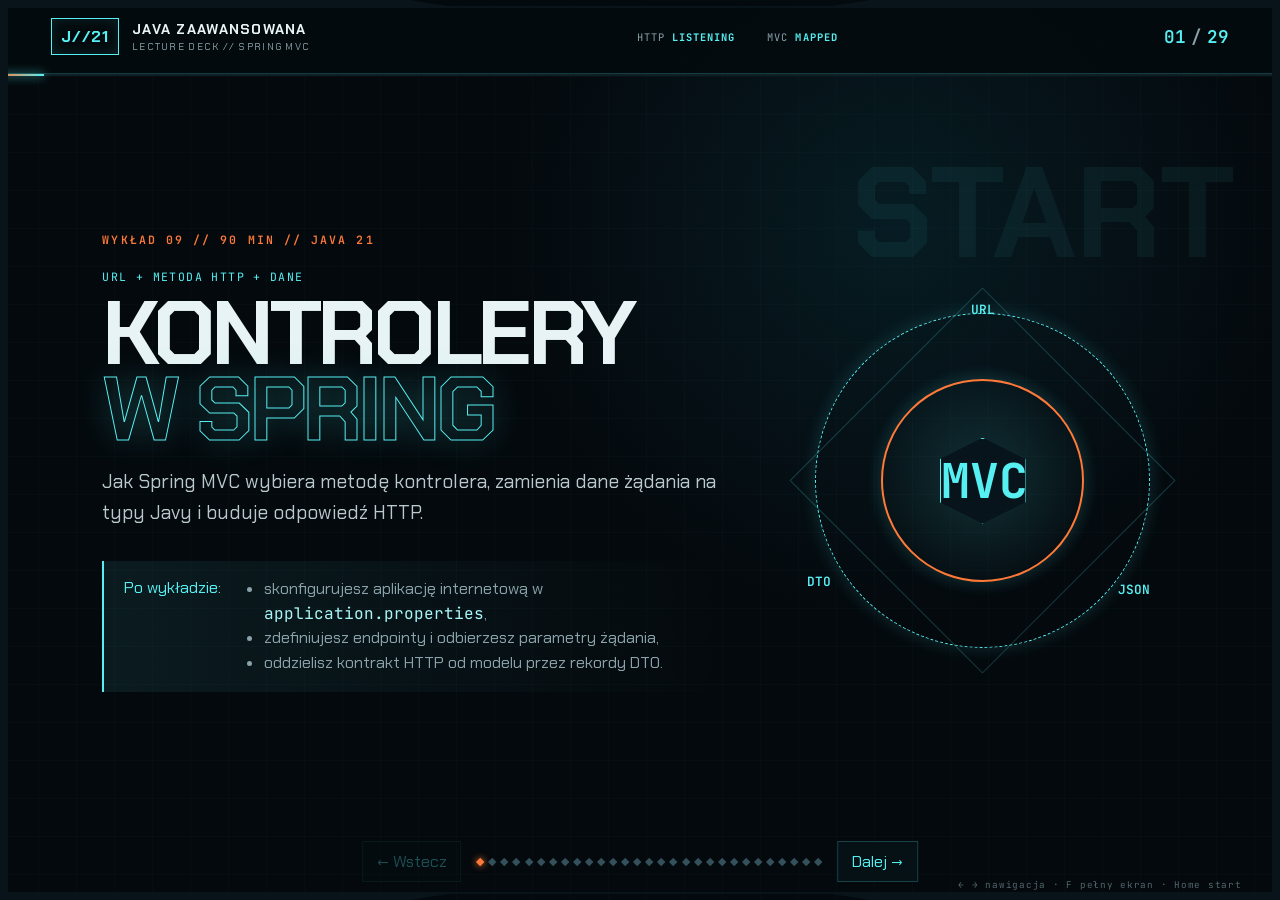
<file: lectures/spring-controllers/index.html>
<!doctype html>
<html lang="pl">
<head><meta charset="utf-8"><meta name="viewport" content="width=device-width, initial-scale=1"><meta name="description" content="Kontrolery Spring MVC: konfiguracja aplikacji webowej, mapowanie URL, parametry i rekordy DTO."><meta name="theme-color" content="#071017"><title>JAZ // Kontrolery w Spring</title><link rel="stylesheet" href="../../css/styles.css"><script src="../../js/app.js" defer></script></head>
<body data-deck-title="JAZ Kontrolery Spring MVC">
<a class="skip-link" href="#slides">Przejdź do wykładu</a><header class="topbar" aria-label="Pasek sterowania wykładem"><a class="brand" href="../../index.html" aria-label="Wróć do strony głównej"><span class="brand-mark" aria-hidden="true">J//21</span><span><strong>JAVA ZAAWANSOWANA</strong><small>LECTURE DECK // SPRING MVC</small></span></a><div class="telemetry" aria-hidden="true"><span>HTTP <b>LISTENING</b></span><span>MVC <b>MAPPED</b></span></div><div class="slide-counter"><span id="current-slide">01</span><i>/</i><span id="total-slides">29</span></div></header><div class="progress" aria-hidden="true"><span id="progress-bar"></span></div>
<main id="slides" class="slides" tabindex="-1">
<section class="slide hero is-active" id="intro" data-title="Start" aria-labelledby="intro-title"><div class="eyebrow">WYKŁAD 09 // 90 MIN // JAVA 21</div><div class="hero-grid"><div><p class="kicker">URL + METODA HTTP + DANE</p><h1 id="intro-title">Kontrolery<br><em>w Spring</em></h1><p class="lead">Jak Spring MVC wybiera metodę kontrolera, zamienia dane żądania na typy Javy i buduje odpowiedź HTTP.</p><div class="objectives"><span>Po wykładzie:</span><ul><li>skonfigurujesz aplikację internetową w <code>application.properties</code>,</li><li>zdefiniujesz endpointy i odbierzesz parametry żądania,</li><li>oddzielisz kontrakt HTTP od modelu przez rekordy DTO.</li></ul></div></div><div class="reactor" aria-hidden="true"><div class="ring ring-a"></div><div class="ring ring-b"></div><div class="core">MVC</div><span class="orbit o1">URL</span><span class="orbit o2">JSON</span><span class="orbit o3">DTO</span></div></div><aside class="speaker-note">Pytanie otwierające: skąd Spring wie, którą metodę Javy uruchomić dla GET /api/books/7?</aside></section>
<section class="slide" id="request-flow" data-title="Przepływ" aria-labelledby="request-flow-title"><div class="eyebrow">01 // MODEL MENTALNY</div><h2 id="request-flow-title">Żądanie przechodzi przez wspólny punkt wejścia Spring MVC</h2><div class="diagram-panel" id="request-flow-diagram"><div class="diagram-head"><span>OD HTTP DO METODY JAVY</span><button class="zoom-btn" type="button" data-zoom-target="#request-flow-diagram">Powiększ</button></div><div class="flow-diagram"><div class="node-box"><strong>Klient</strong><small>GET /api/books/7</small></div><span class="connector">›</span><div class="node-box"><strong>DispatcherServlet</strong><small>szuka dopasowania</small></div><span class="connector">›</span><div class="node-box"><strong>Kontroler</strong><small>wykonuje metodę</small></div></div><div class="flow-diagram"><div class="node-box"><strong>Converter</strong><small>JSON ↔ record</small></div><span class="connector">›</span><div class="node-box"><strong>Odpowiedź</strong><small>status + headers + body</small></div></div></div></section>
<section class="slide" id="controller-role" data-title="Rola" aria-labelledby="controller-role-title"><div class="eyebrow">02 // GRANICA APLIKACJI</div><h2 id="controller-role-title">Kontroler tłumaczy HTTP na wywołanie logiki aplikacji</h2><div class="two-col"><div><h3>Odpowiedzialność kontrolera</h3><ul class="mission-list"><li>odczytać dane z żądania,</li><li>sprawdzić kontrakt wejściowy,</li><li>wywołać serwis i zbudować odpowiedź.</li></ul></div><div><h3>Poza kontrolerem</h3><ul class="mission-list"><li>reguły biznesowe i transakcje,</li><li>zapytania do bazy danych,</li><li>integracje z innymi systemami.</li></ul></div></div><div class="callout"><strong>Cienki kontroler:</strong> kod HTTP pozostaje na brzegu, a logika biznesowa trafia do serwisu.</div></section>
<section class="slide example-slide" id="starter" data-title="Starter Web" aria-labelledby="starter-title"><div class="eyebrow">03 // ZALEŻNOŚĆ</div><h2 id="starter-title"><code>spring-boot-starter-web</code> uruchamia stos Spring MVC</h2><div class="two-col"><div class="code-panel" id="starter-code"><div class="code-head"><span>pom.xml</span><div class="code-actions"><button class="copy-btn" type="button">Kopiuj</button><button class="zoom-btn" type="button" data-zoom-target="#starter-code">Powiększ</button></div></div><pre><code>&lt;dependency&gt;
  &lt;groupId&gt;org.springframework.boot&lt;/groupId&gt;
  &lt;artifactId&gt;spring-boot-starter-web&lt;/artifactId&gt;
&lt;/dependency&gt;</code></pre></div><div class="analysis-panel"><span class="analysis-label">AUTO-KONFIGURACJA</span><h3>Serwer i konwersja danych</h3><p>Starter dodaje Spring MVC, wbudowany serwer oraz Jacksona do mapowania JSON.</p></div></div></section>
<section class="slide example-slide" id="properties" data-title="Properties" aria-labelledby="properties-title"><div class="eyebrow">04 // SERWER HTTP</div><h2 id="properties-title"><code>application.properties</code> zmienia zachowanie bez kompilowania kodu</h2><div class="code-panel" id="properties-code"><div class="code-head"><span>application.properties</span><div class="code-actions"><button class="copy-btn" type="button">Kopiuj</button><button class="zoom-btn" type="button" data-zoom-target="#properties-code">Powiększ</button></div></div><pre><code>spring.application.name=book-api
server.port=8088
server.servlet.context-path=/jaz
spring.mvc.problemdetails.enabled=true
server.compression.enabled=true
server.error.include-message=never
logging.level.org.springframework.web=INFO</code></pre></div><p class="hint">Po zmianie context path pełny adres endpointu zaczyna się od <code>http://localhost:8088/jaz</code>.</p></section>
<section class="slide" id="properties-map" data-title="Ustawienia" aria-labelledby="properties-map-title"><div class="eyebrow">05 // CO MOŻNA USTAWIĆ</div><h2 id="properties-map-title">Najczęstsze ustawienia aplikacji internetowej</h2><div class="cards three"><article><span class="card-code">server.*</span><h3>Serwer</h3><p>Port, adres nasłuchu, context path, kompresja, HTTP/2, SSL i limity połączeń.</p></article><article><span class="card-code">spring.mvc.*</span><h3>Spring MVC</h3><p>Problem Details, formaty dat, obsługa statycznych zasobów i zachowanie mapowania.</p></article><article><span class="card-code">logging.*</span><h3>Diagnostyka</h3><p>Poziomy logowania, format komunikatów i szczegóły obsługi żądań.</p></article></div><div class="callout"><strong>Środowiska:</strong> wartości mogą pochodzić z pliku, zmiennych środowiskowych, profilu lub argumentów uruchomienia.</div></section>
<section class="slide" id="properties-safety" data-title="Bezpieczeństwo" aria-labelledby="properties-safety-title"><div class="eyebrow">06 // PRODUKCJA</div><h2 id="properties-safety-title">Komunikat błędu nie powinien ujawniać wnętrza aplikacji</h2><div class="two-col"><div><h3>Rozsądne ustawienia</h3><ul class="mission-list"><li><code>server.error.include-stacktrace=never</code>,</li><li><code>server.error.include-message=never</code>,</li><li>sekrety poza repozytorium.</li></ul></div><div><h3>Obserwowalność</h3><ul class="mission-list"><li>szczegóły błędu zapisuj w logach,</li><li>klientowi zwracaj stabilny kontrakt,</li><li>identyfikator pozwala połączyć błąd z logiem.</li></ul></div></div></section>
<section class="slide example-slide" id="rest-controller" data-title="RestController" aria-labelledby="rest-controller-title"><div class="eyebrow">07 // KLASA KONTROLERA</div><h2 id="rest-controller-title"><code>@RestController</code> oznacza komponent zwracający body odpowiedzi</h2><div class="code-panel" id="rest-controller-code"><div class="code-head"><span>BookController.java</span><div class="code-actions"><button class="copy-btn" type="button">Kopiuj</button><button class="zoom-btn" type="button" data-zoom-target="#rest-controller-code">Powiększ</button></div></div><pre><code><span class="kw">@RestController</span>
<span class="kw">@RequestMapping</span>(<span class="str">"/api/books"</span>)
<span class="kw">class</span> BookController {
    <span class="kw">private final</span> BookService service;
    BookController(BookService service) {
        <span class="kw">this</span>.service = service;
    }
}</code></pre></div><p class="hint"><code>@RestController</code> łączy semantykę <code>@Controller</code> i <code>@ResponseBody</code>.</p></section>
<section class="slide" id="controller-vs-rest" data-title="Controller" aria-labelledby="controller-vs-rest-title"><div class="eyebrow">08 // DWA STYLE</div><h2 id="controller-vs-rest-title"><code>@Controller</code> wybiera widok, <code>@RestController</code> zapisuje dane do body</h2><div class="two-col"><div><h3>@Controller</h3><ul class="mission-list"><li>typowy dla MVC z szablonami HTML,</li><li>zwrócony <code>String</code> może być nazwą widoku,</li><li><code>Model</code> przenosi dane do widoku.</li></ul></div><div><h3>@RestController</h3><ul class="mission-list"><li>typowy dla API HTTP,</li><li>obiekt jest serializowany do JSON,</li><li>status i nagłówki można ustawić osobno.</li></ul></div></div></section>
<section class="slide" id="request-mapping" data-title="RequestMapping" aria-labelledby="request-mapping-title"><div class="eyebrow">09 // ADRES BAZOWY</div><h2 id="request-mapping-title"><code>@RequestMapping</code> opisuje warunki dopasowania żądania</h2><div class="cards three"><article><span class="card-code">path</span><h3>Ścieżka</h3><p><code>/api/books</code>, zmienne i wzorce URL.</p></article><article><span class="card-code">method</span><h3>Metoda HTTP</h3><p>GET, POST, PUT, PATCH albo DELETE.</p></article><article><span class="card-code">consumes / produces</span><h3>Reprezentacja</h3><p>Typ danych wejścia i typ odpowiedzi, na przykład JSON.</p></article></div><div class="callout"><strong>Kompozycja:</strong> mapowanie na klasie daje prefiks, a mapowanie na metodzie dopisuje resztę ścieżki.</div></section>
<section class="slide" id="http-mappings" data-title="Metody HTTP" aria-labelledby="http-mappings-title"><div class="eyebrow">10 // ADNOTACJE SKRÓTOWE</div><h2 id="http-mappings-title">Adnotacja metody wskazuje znaczenie endpointu</h2><div class="cards three"><article><span class="card-code">@GetMapping</span><h3>Odczyt</h3><p>Pobranie zasobu lub kolekcji bez zmiany stanu.</p></article><article><span class="card-code">@PostMapping</span><h3>Utworzenie</h3><p>Nowy zasób lub operacja, której wynik identyfikuje serwer.</p></article><article><span class="card-code">@PutMapping</span><h3>Zastąpienie</h3><p>Pełny nowy stan zasobu pod znanym adresem.</p></article></div><div class="cards three"><article><span class="card-code">@PatchMapping</span><h3>Częściowa zmiana</h3><p>Aktualizacja wybranych pól.</p></article><article><span class="card-code">@DeleteMapping</span><h3>Usunięcie</h3><p>Usunięcie zasobu wskazanego przez URL.</p></article><article><span class="card-code">@RequestMapping</span><h3>Pełna kontrola</h3><p>Wspólny prefiks albo dodatkowe warunki dopasowania.</p></article></div></section>
<section class="slide example-slide" id="get-mapping" data-title="GET" aria-labelledby="get-mapping-title"><div class="eyebrow">11 // KOLEKCJA</div><h2 id="get-mapping-title">GET może łączyć ścieżkę z opcjonalnym filtrem query</h2><div class="code-panel" id="get-code"><div class="code-head"><span>BookController.java</span><div class="code-actions"><button class="copy-btn" type="button">Kopiuj</button><button class="zoom-btn" type="button" data-zoom-target="#get-code">Powiększ</button></div></div><pre><code><span class="kw">@GetMapping</span>
List&lt;BookResponse&gt; findAll(
        <span class="kw">@RequestParam</span>(required = false) String author,
        <span class="kw">@RequestParam</span>(defaultValue = <span class="str">"20"</span>) int limit) {
    <span class="kw">return</span> service.findAll(author, limit);
}</code></pre></div><p class="hint"><code>GET /api/books?author=Le%20Guin&amp;limit=10</code> zawiera dwa parametry query.</p></section>
<section class="slide example-slide" id="path-variable" data-title="PathVariable" aria-labelledby="path-variable-title"><div class="eyebrow">12 // TOŻSAMOŚĆ ZASOBU</div><h2 id="path-variable-title"><code>@PathVariable</code> pobiera wartość z segmentu ścieżki</h2><div class="two-col"><div class="code-panel" id="path-code"><div class="code-head"><span>BookController.java</span><div class="code-actions"><button class="copy-btn" type="button">Kopiuj</button><button class="zoom-btn" type="button" data-zoom-target="#path-code">Powiększ</button></div></div><pre><code><span class="kw">@GetMapping</span>(<span class="str">"/{id}"</span>)
BookResponse findOne(
        <span class="kw">@PathVariable</span> long id) {
    <span class="kw">return</span> service.findOne(id);
}</code></pre></div><div class="analysis-panel"><span class="analysis-label">DOPASOWANIE</span><h3><code>/api/books/42</code></h3><p>Spring przechwytuje tekst <code>42</code> i konwertuje go do <code>long</code>. Błędny format kończy się odpowiedzią 400.</p></div></div></section>
<section class="slide" id="path-vs-query" data-title="Path czy query" aria-labelledby="path-vs-query-title"><div class="eyebrow">13 // PROJEKT URL</div><h2 id="path-vs-query-title">Ścieżka wskazuje zasób, query modyfikuje sposób odczytu</h2><div class="two-col"><div><h3>Path variable</h3><p><code>/books/42</code></p><ul class="mission-list"><li>część tożsamości zasobu,</li><li>zwykle wymagana,</li><li>wpływa na dopasowanie endpointu.</li></ul></div><div><h3>Query parameter</h3><p><code>/books?author=LeGuin&amp;page=2</code></p><ul class="mission-list"><li>filtr, sortowanie lub stronicowanie,</li><li>często opcjonalny,</li><li>nie zmienia bazowej ścieżki zasobu.</li></ul></div></div></section>
<section class="slide example-slide" id="request-body" data-title="RequestBody" aria-labelledby="request-body-title"><div class="eyebrow">14 // JSON DO OBIEKTU</div><h2 id="request-body-title"><code>@RequestBody</code> uruchamia deserializację body</h2><div class="code-panel" id="body-code"><div class="code-head"><span>BookController.java</span><div class="code-actions"><button class="copy-btn" type="button">Kopiuj</button><button class="zoom-btn" type="button" data-zoom-target="#body-code">Powiększ</button></div></div><pre><code><span class="kw">@PostMapping</span>
ResponseEntity&lt;BookResponse&gt; create(
        <span class="kw">@Valid @RequestBody</span> CreateBookRequest request) {
    BookResponse created = service.create(request);
    URI location = URI.create(<span class="str">"/api/books/"</span> + created.id());
    <span class="kw">return</span> ResponseEntity.created(location).body(created);
}</code></pre></div><p class="hint">Jackson tworzy rekord z JSON, Bean Validation sprawdza dane, a odpowiedź 201 zawiera nagłówek <code>Location</code>.</p></section>
<section class="slide example-slide" id="dto-record" data-title="DTO record" aria-labelledby="dto-record-title"><div class="eyebrow">15 // KONTRAKT WEJŚCIOWY</div><h2 id="dto-record-title">Record zapisuje kształt żądania bez zbędnego kodu</h2><div class="code-panel" id="dto-code"><div class="code-head"><span>CreateBookRequest.java</span><div class="code-actions"><button class="copy-btn" type="button">Kopiuj</button><button class="zoom-btn" type="button" data-zoom-target="#dto-code">Powiększ</button></div></div><pre><code><span class="kw">public record</span> CreateBookRequest(
    <span class="kw">@NotBlank</span> String title,
    <span class="kw">@NotBlank</span> String author,
    <span class="kw">@Positive</span> int pages
) {}</code></pre></div><div class="callout"><strong>DTO:</strong> opisuje dane przekraczające granicę aplikacji. Nie musi być encją ani odwzorowaniem tabeli.</div></section>
<section class="slide" id="dto-boundaries" data-title="Granice DTO" aria-labelledby="dto-boundaries-title"><div class="eyebrow">16 // OSOBNE KONTRAKTY</div><h2 id="dto-boundaries-title">Wejście, wynik i model domenowy zmieniają się z innych powodów</h2><div class="diagram-panel" id="dto-flow"><div class="diagram-head"><span>MAPOWANIE NA GRANICY</span><button class="zoom-btn" type="button" data-zoom-target="#dto-flow">Powiększ</button></div><div class="flow-diagram"><div class="node-box"><strong>CreateBookRequest</strong><small>dane od klienta</small></div><span class="connector">›</span><div class="node-box"><strong>Book</strong><small>model aplikacji</small></div><span class="connector">›</span><div class="node-box"><strong>BookResponse</strong><small>dane dla klienta</small></div></div></div><div class="callout"><strong>Korzyść:</strong> klient nie może ustawić serwerowego identyfikatora ani przypadkiem odczytać pola wewnętrznego.</div></section>
<section class="slide example-slide" id="response-record" data-title="Odpowiedź" aria-labelledby="response-record-title"><div class="eyebrow">17 // KONTRAKT WYJŚCIOWY</div><h2 id="response-record-title">Rekord odpowiedzi zawiera tylko dane publiczne</h2><div class="code-panel" id="response-code"><div class="code-head"><span>BookResponse.java</span><div class="code-actions"><button class="copy-btn" type="button">Kopiuj</button><button class="zoom-btn" type="button" data-zoom-target="#response-code">Powiększ</button></div></div><pre><code><span class="kw">public record</span> BookResponse(
    long id, String title, String author, int pages
) {
    <span class="kw">static</span> BookResponse from(Book book) {
        <span class="kw">return new</span> BookResponse(book.id(), book.title(),
            book.author(), book.pages());
    }
}</code></pre></div></section>
<section class="slide" id="argument-annotations" data-title="Parametry metody" aria-labelledby="argument-annotations-title"><div class="eyebrow">18 // ŹRÓDŁA DANYCH</div><h2 id="argument-annotations-title">Adnotacja mówi, skąd pochodzi argument metody</h2><div class="cards three"><article><span class="card-code">@PathVariable</span><h3>Ścieżka</h3><p>Identyfikator lub segment należący do URL.</p></article><article><span class="card-code">@RequestParam</span><h3>Query lub formularz</h3><p>Filtry, sortowanie, stronicowanie i proste pola.</p></article><article><span class="card-code">@RequestBody</span><h3>Body</h3><p>JSON mapowany na obiekt lub rekord.</p></article></div><div class="cards three"><article><span class="card-code">@RequestHeader</span><h3>Nagłówek</h3><p>Metadane protokołu i dane techniczne.</p></article><article><span class="card-code">@CookieValue</span><h3>Cookie</h3><p>Wartość wskazanego ciasteczka.</p></article><article><span class="card-code">@ModelAttribute</span><h3>Binding pól</h3><p>Parametry żądania wiązane z obiektem formularza.</p></article></div></section>
<section class="slide" id="return-values" data-title="Wynik" aria-labelledby="return-values-title"><div class="eyebrow">19 // OD METODY DO HTTP</div><h2 id="return-values-title">Typ wyniku określa, jak powstaje odpowiedź</h2><div class="cards three"><article><span class="card-code">DTO</span><h3>200 + JSON</h3><p>Obiekt zwrócony z <code>@RestController</code> trafia do body.</p></article><article><span class="card-code">ResponseEntity&lt;T&gt;</span><h3>Pełna odpowiedź</h3><p>Status, nagłówki i opcjonalne body.</p></article><article><span class="card-code">void</span><h3>Bez body</h3><p>Przydatne z <code>@ResponseStatus</code>, na przykład 204.</p></article></div></section>
<section class="slide example-slide" id="update-delete" data-title="Zmiana" aria-labelledby="update-delete-title"><div class="eyebrow">20 // PUT I DELETE</div><h2 id="update-delete-title">URL identyfikuje zasób, a metoda HTTP opisuje operację</h2><div class="two-col"><div class="code-panel" id="update-code"><div class="code-head"><span>BookController.java</span><div class="code-actions"><button class="copy-btn" type="button">Kopiuj</button><button class="zoom-btn" type="button" data-zoom-target="#update-code">Powiększ</button></div></div><pre><code><span class="kw">@PutMapping</span>(<span class="str">"/{id}"</span>)
BookResponse replace(<span class="kw">@PathVariable</span> long id,
        <span class="kw">@Valid @RequestBody</span> CreateBookRequest body) {
    <span class="kw">return</span> service.replace(id, body);
}</code></pre></div><div class="code-panel" id="delete-code"><div class="code-head"><span>BookController.java</span><div class="code-actions"><button class="copy-btn" type="button">Kopiuj</button><button class="zoom-btn" type="button" data-zoom-target="#delete-code">Powiększ</button></div></div><pre><code><span class="kw">@DeleteMapping</span>(<span class="str">"/{id}"</span>)
<span class="kw">@ResponseStatus</span>(HttpStatus.NO_CONTENT)
<span class="kw">void</span> delete(<span class="kw">@PathVariable</span> long id) {
    service.delete(id);
}</code></pre></div></div></section>
<section class="slide" id="validation" data-title="Walidacja" aria-labelledby="validation-title"><div class="eyebrow">21 // BŁĄD KLIENTA</div><h2 id="validation-title"><code>@Valid</code> sprawdza DTO przed wejściem do metody</h2><div class="diagram-panel" id="validation-flow"><div class="diagram-head"><span>ŚCIEŻKA ŻĄDANIA</span><button class="zoom-btn" type="button" data-zoom-target="#validation-flow">Powiększ</button></div><div class="flow-diagram"><div class="node-box"><strong>JSON</strong><small>składnia</small></div><span class="connector">›</span><div class="node-box"><strong>Jackson</strong><small>deserializacja</small></div><span class="connector">›</span><div class="node-box"><strong>Bean Validation</strong><small>reguły DTO</small></div><span class="connector">›</span><div class="node-box"><strong>Kontroler</strong><small>tylko poprawne dane</small></div></div></div><p class="hint">Niepoprawny JSON i naruszenie reguł walidacji to dwa różne błędy, ale oba zwykle oznaczają 400 Bad Request.</p></section>
<section class="slide example-slide" id="exception-handler" data-title="Błędy" aria-labelledby="exception-handler-title"><div class="eyebrow">22 // WSPÓLNA OBSŁUGA</div><h2 id="exception-handler-title"><code>@RestControllerAdvice</code> utrzymuje jednolity kontrakt błędów</h2><div class="code-panel" id="error-code"><div class="code-head"><span>ApiExceptionHandler.java</span><div class="code-actions"><button class="copy-btn" type="button">Kopiuj</button><button class="zoom-btn" type="button" data-zoom-target="#error-code">Powiększ</button></div></div><pre><code><span class="kw">@RestControllerAdvice</span>
<span class="kw">class</span> ApiExceptionHandler {
    <span class="kw">@ExceptionHandler</span>(BookNotFoundException.class)
    ResponseEntity&lt;ProblemDetail&gt; notFound(BookNotFoundException ex) {
        ProblemDetail problem = ProblemDetail.forStatusAndDetail(
            HttpStatus.NOT_FOUND, ex.getMessage());
        <span class="kw">return</span> ResponseEntity.status(404).body(problem);
    }
}</code></pre></div></section>
<section class="slide" id="status-codes" data-title="Statusy" aria-labelledby="status-codes-title"><div class="eyebrow">23 // SEMANTYKA ODPOWIEDZI</div><h2 id="status-codes-title">Status HTTP mówi klientowi, jaki jest wynik operacji</h2><div class="cards three"><article><span class="card-code">200 OK</span><h3>Odczyt lub zmiana</h3><p>Operacja zakończona, body zawiera reprezentację.</p></article><article><span class="card-code">201 Created</span><h3>Utworzenie</h3><p>Nowy zasób i jego adres w nagłówku Location.</p></article><article><span class="card-code">204 No Content</span><h3>Bez reprezentacji</h3><p>Operacja zakończona i nie ma body.</p></article></div><div class="cards three"><article><span class="card-code">400 Bad Request</span><h3>Złe dane</h3><p>Format lub walidacja żądania nie przeszły.</p></article><article><span class="card-code">404 Not Found</span><h3>Brak zasobu</h3><p>Identyfikator ma poprawny format, ale zasobu nie ma.</p></article><article><span class="card-code">409 Conflict</span><h3>Konflikt stanu</h3><p>Żądanie koliduje z aktualnym stanem danych.</p></article></div></section>
<section class="slide example-slide" id="curl" data-title="Sprawdzenie" aria-labelledby="curl-title"><div class="eyebrow">24 // KLIENT Z TERMINALA</div><h2 id="curl-title"><code>curl</code> pokazuje pełny kontrakt endpointu</h2><div class="code-panel" id="curl-code"><div class="code-head"><span>terminal</span><div class="code-actions"><button class="copy-btn" type="button">Kopiuj</button><button class="zoom-btn" type="button" data-zoom-target="#curl-code">Powiększ</button></div></div><pre><code>curl -i -X POST http://localhost:8088/jaz/api/books \
  -H <span class="str">"Content-Type: application/json"</span> \
  -d <span class="str">'{"title":"Solaris","author":"Stanisław Lem","pages":340}'</span>

curl -i <span class="str">"http://localhost:8088/jaz/api/books?author=Lem&amp;limit=5"</span></code></pre></div><p class="hint">Opcja <code>-i</code> pokazuje status i nagłówki, więc widać więcej niż samo body JSON.</p></section>
<section class="slide example-slide" id="test" data-title="Test" aria-labelledby="test-title"><div class="eyebrow">25 // MVC BEZ SIECI</div><h2 id="test-title"><code>MockMvc</code> testuje mapowanie, status i JSON</h2><div class="code-panel" id="test-code"><div class="code-head"><span>BookControllerTest.java</span><div class="code-actions"><button class="copy-btn" type="button">Kopiuj</button><button class="zoom-btn" type="button" data-zoom-target="#test-code">Powiększ</button></div></div><pre><code>mockMvc.perform(get(<span class="str">"/api/books/{id}"</span>, 1))
    .andExpect(status().isOk())
    .andExpect(content().contentType(APPLICATION_JSON))
    .andExpect(jsonPath(<span class="str">"$.title"</span>).value(<span class="str">"Solaris"</span>));</code></pre></div><div class="callout"><strong>Test warstwy web:</strong> sprawdza routing i serializację bez otwierania prawdziwego portu HTTP.</div></section>
<section class="slide example-slide" id="quiz" data-title="Quiz" aria-labelledby="quiz-title"><div class="eyebrow">CHECKPOINT // ROUTING I DANE</div><h2 id="quiz-title">Która adnotacja pasuje do sytuacji?</h2><div class="quiz-grid"><article><h3>1. Identyfikator w URL</h3><p><code>/books/17</code></p><button class="reveal-btn" type="button" aria-expanded="false" data-target="a1">Odkryj</button><div class="reveal" id="a1" hidden><code>@PathVariable</code></div></article><article><h3>2. Opcjonalny filtr</h3><p><code>?author=Lem</code></p><button class="reveal-btn" type="button" aria-expanded="false" data-target="a2">Odkryj</button><div class="reveal" id="a2" hidden><code>@RequestParam</code></div></article><article><h3>3. JSON nowej książki</h3><p>Body żądania POST</p><button class="reveal-btn" type="button" aria-expanded="false" data-target="a3">Odkryj</button><div class="reveal" id="a3" hidden><code>@RequestBody</code> + DTO</div></article></div></section>
<section class="slide" id="live-coding" data-title="Live coding" aria-labelledby="live-title"><div class="eyebrow">LAB // examples/spring-controllers</div><h2 id="live-title">Rozbuduj API od odczytu do pełnego kontraktu</h2><div class="diagram-panel" id="live-flow"><div class="diagram-head"><span>KOLEJNOŚĆ PRACY</span><button class="zoom-btn" type="button" data-zoom-target="#live-flow">Powiększ</button></div><div class="flow-diagram"><div class="node-box"><strong>1. GET</strong><small>path + query</small></div><span class="connector">›</span><div class="node-box"><strong>2. POST</strong><small>DTO + walidacja</small></div><span class="connector">›</span><div class="node-box"><strong>3. Błędy</strong><small>status + ProblemDetail</small></div></div></div><div class="callout"><strong>Zadanie:</strong> dodaj filtr minimalnej liczby stron, endpoint PATCH zmieniający tytuł oraz test odpowiedzi 404.</div></section>
<section class="slide" id="summary" data-title="Podsumowanie" aria-labelledby="summary-title"><div class="eyebrow">26 // MODEL MENTALNY</div><h2 id="summary-title">Mapowanie wybiera metodę, adnotacje wiążą dane, DTO stabilizuje kontrakt</h2><div class="diagram-panel" id="summary-flow"><div class="diagram-head"><span>ENDPOINT SPRING MVC</span><button class="zoom-btn" type="button" data-zoom-target="#summary-flow">Powiększ</button></div><div class="flow-diagram"><div class="node-box"><strong>URL + HTTP</strong><small>@GetMapping</small></div><span class="connector">›</span><div class="node-box"><strong>Argumenty</strong><small>path, query, body</small></div><span class="connector">›</span><div class="node-box"><strong>DTO + status</strong><small>JSON response</small></div></div></div><p class="final-line">NASTĘPNIE: <strong>WALIDACJA I OBSŁUGA BŁĘDÓW API</strong></p></section>
</main>
<nav class="controls" aria-label="Nawigacja slajdów"><button id="prev" type="button" aria-label="Poprzedni slajd">← <span>Wstecz</span></button><div class="slide-dots" id="slide-dots" aria-label="Lista slajdów"></div><button id="next" type="button"><span>Dalej</span> →</button></nav><div class="key-help" aria-hidden="true">← → nawigacja · F pełny ekran · Home start</div><div class="toast" id="toast" role="status" aria-live="polite"></div><dialog class="zoom-dialog" id="zoom-dialog" aria-labelledby="zoom-title"><div class="zoom-dialog-head"><span id="zoom-title">PODGLĄD POWIĘKSZONY</span><form method="dialog"><button class="zoom-close" type="submit">Zamknij</button></form></div><div class="zoom-content" id="zoom-content"></div></dialog>
</body></html>
</file>
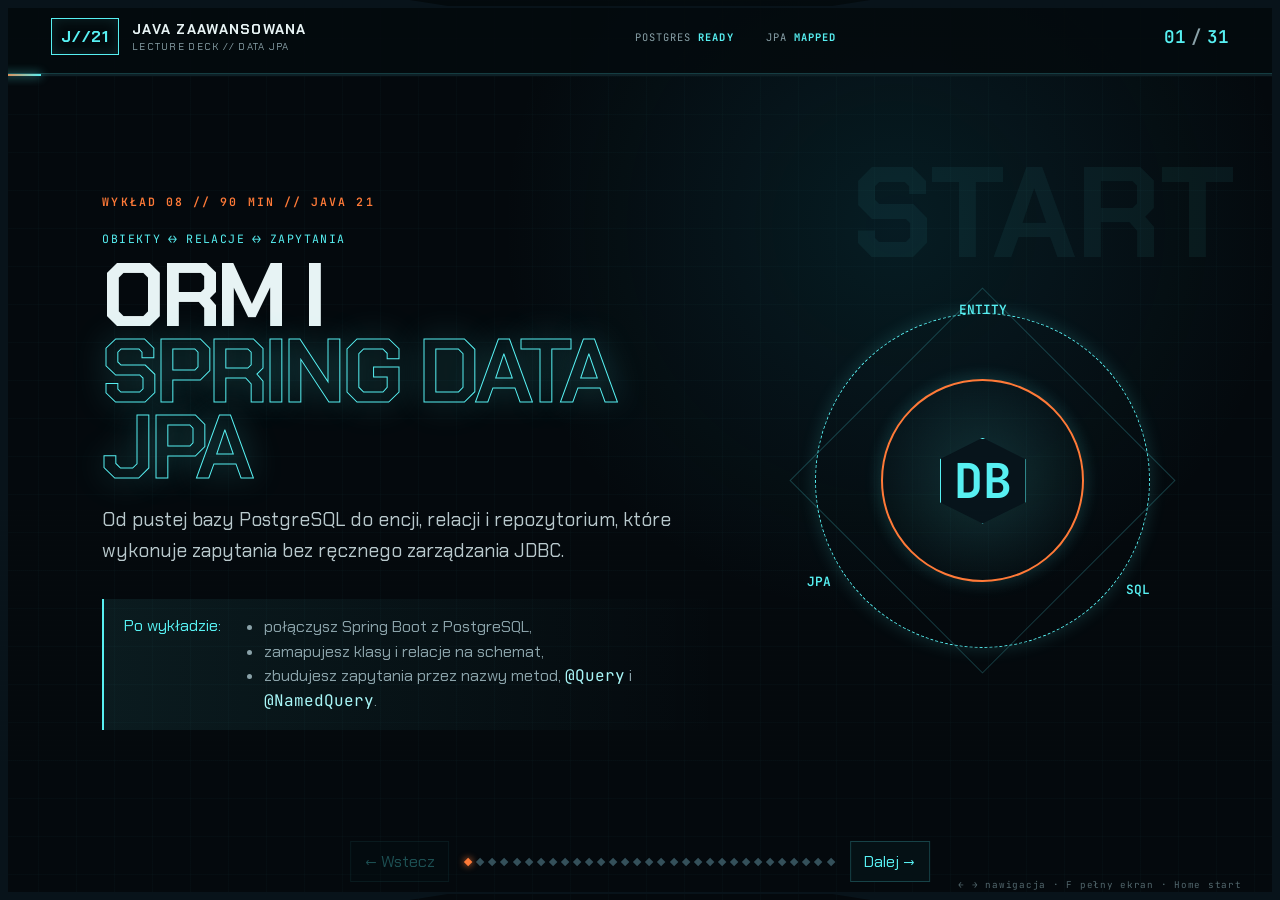
<file: lectures/spring-data-jpa/index.html>
<!doctype html>
<html lang="pl">
<head>
  <meta charset="utf-8">
  <meta name="viewport" content="width=device-width, initial-scale=1">
  <meta name="description" content="ORM, Hibernate i Spring Data JPA: konfiguracja PostgreSQL, encje, relacje, schemat i repozytoria.">
  <meta name="theme-color" content="#071017">
  <title>JAZ // ORM i Spring Data JPA</title>
  <link rel="stylesheet" href="../../css/styles.css">
  <script src="../../js/app.js" defer></script>
</head>
<body data-deck-title="JAZ ORM + Spring Data JPA">
  <a class="skip-link" href="#slides">Przejdź do wykładu</a>
  <header class="topbar" aria-label="Pasek sterowania wykładem">
    <a class="brand" href="../../index.html" aria-label="Wróć do strony głównej"><span class="brand-mark" aria-hidden="true">J//21</span><span><strong>JAVA ZAAWANSOWANA</strong><small>LECTURE DECK // DATA JPA</small></span></a>
    <div class="telemetry" aria-hidden="true"><span>POSTGRES <b>READY</b></span><span>JPA <b>MAPPED</b></span></div>
    <div class="slide-counter"><span id="current-slide">01</span><i>/</i><span id="total-slides">31</span></div>
  </header>
  <div class="progress" aria-hidden="true"><span id="progress-bar"></span></div>

  <main id="slides" class="slides" tabindex="-1">
    <section class="slide hero is-active" id="intro" data-title="Start" aria-labelledby="intro-title">
      <div class="eyebrow">WYKŁAD 08 // 90 MIN // JAVA 21</div>
      <div class="hero-grid"><div><p class="kicker">OBIEKTY ↔ RELACJE ↔ ZAPYTANIA</p><h1 id="intro-title">ORM i<br><em>Spring Data JPA</em></h1><p class="lead">Od pustej bazy PostgreSQL do encji, relacji i repozytorium, które wykonuje zapytania bez ręcznego zarządzania JDBC.</p><div class="objectives"><span>Po wykładzie:</span><ul><li>połączysz Spring Boot z PostgreSQL,</li><li>zamapujesz klasy i relacje na schemat,</li><li>zbudujesz zapytania przez nazwy metod, <code>@Query</code> i <code>@NamedQuery</code>.</li></ul></div></div><div class="reactor" aria-hidden="true"><div class="ring ring-a"></div><div class="ring ring-b"></div><div class="core">DB</div><span class="orbit o1">ENTITY</span><span class="orbit o2">SQL</span><span class="orbit o3">JPA</span></div></div>
      <aside class="speaker-note">Pytanie otwierające: czym różni się obiekt w pamięci od wiersza w tabeli?</aside>
    </section>

    <section class="slide" id="layers" data-title="Warstwy" aria-labelledby="layers-title"><div class="eyebrow">01 // MODEL MENTALNY</div><h2 id="layers-title">Spring Data JPA nie jest bazą ani ORM-em</h2><div class="diagram-panel" id="layers-diagram"><div class="diagram-head"><span>STOS DOSTĘPU DO DANYCH</span><button class="zoom-btn" type="button" data-zoom-target="#layers-diagram">Powiększ</button></div><div class="flow-diagram"><div class="node-box"><strong>Aplikacja</strong><small>serwis + repozytorium</small></div><span class="connector">›</span><div class="node-box"><strong>Spring Data JPA</strong><small>implementuje interfejs</small></div><span class="connector">›</span><div class="node-box"><strong>Hibernate</strong><small>provider JPA / ORM</small></div></div><div class="flow-diagram"><div class="node-box"><strong>JDBC</strong><small>sterownik PostgreSQL</small></div><span class="connector">›</span><div class="node-box"><strong>PostgreSQL</strong><small>tabele i SQL</small></div><span class="connector">›</span><div class="node-box"><strong>Dysk</strong><small>trwałe dane</small></div></div></div></section>

    <section class="slide" id="orm" data-title="ORM" aria-labelledby="orm-title"><div class="eyebrow">02 // OBJECT–RELATIONAL MAPPING</div><h2 id="orm-title">ORM tłumaczy między dwoma różnymi modelami</h2><div class="two-col"><div><h3>Świat obiektowy</h3><ul class="mission-list"><li>tożsamość obiektu i referencje,</li><li>dziedziczenie i kolekcje,</li><li>graf obiektów w pamięci.</li></ul></div><div><h3>Świat relacyjny</h3><ul class="mission-list"><li>klucze główne i obce,</li><li>wiersze, kolumny i złączenia,</li><li>ograniczenia oraz transakcje.</li></ul></div></div><div class="callout"><strong>ORM nie usuwa SQL-a.</strong> Generuje go na podstawie mapowania i nadal wymaga rozumienia modelu relacyjnego.</div></section>

    <section class="slide" id="dependencies" data-title="Starter" aria-labelledby="dependencies-title"><div class="eyebrow">03 // MAVEN</div><h2 id="dependencies-title">Starter JPA i sterownik wystarczą do rozpoczęcia</h2><div class="two-col"><div class="code-panel" id="deps-code"><div class="code-head"><span>pom.xml</span><div class="code-actions"><button class="copy-btn" type="button">Kopiuj</button><button class="zoom-btn" type="button" data-zoom-target="#deps-code">Powiększ</button></div></div><pre><code>&lt;dependency&gt;
  &lt;groupId&gt;org.springframework.boot&lt;/groupId&gt;
  &lt;artifactId&gt;spring-boot-starter-data-jpa&lt;/artifactId&gt;
&lt;/dependency&gt;
&lt;dependency&gt;
  &lt;groupId&gt;org.postgresql&lt;/groupId&gt;
  &lt;artifactId&gt;postgresql&lt;/artifactId&gt;
  &lt;scope&gt;runtime&lt;/scope&gt;
&lt;/dependency&gt;</code></pre></div><div class="analysis-panel"><span class="analysis-label">AUTO-KONFIGURACJA</span><h3>Boot składa warstwę danych</h3><p>Na podstawie classpath i właściwości tworzy m.in. <code>DataSource</code>, fabrykę <code>EntityManager</code> oraz menedżera transakcji.</p></div></div></section>

    <section class="slide example-slide" id="docker" data-title="Docker" aria-labelledby="docker-title"><div class="eyebrow">04 // WINDOWS TERMINAL / POWERSHELL</div><h2 id="docker-title">PostgreSQL można postawić jednym poleceniem</h2><div class="two-col"><div class="code-panel" id="docker-code"><div class="code-head"><span>PowerShell</span><div class="code-actions"><button class="copy-btn" type="button">Kopiuj</button><button class="zoom-btn" type="button" data-zoom-target="#docker-code">Powiększ</button></div></div><pre><code>docker run --name jaz-postgres `
  -e POSTGRES_DB=jazdb `
  -e POSTGRES_USER=jaz `
  -e POSTGRES_PASSWORD=jaz `
  -p 5432:5432 `
  -d postgres:17

docker ps
docker logs jaz-postgres
docker exec -it jaz-postgres `
  psql -U jaz -d jazdb</code></pre></div><div class="analysis-panel"><span class="analysis-label">WAŻNE W POWERSHELL</span><h3>Znak <code>`</code> kontynuuje polecenie</h3><p>Docker Desktop musi działać. Dane w tej wersji żyją w kontenerze; do pracy długoterminowej dodaj nazwany wolumen.</p><div class="callout warning"><strong>Tylko lokalnie:</strong> proste hasło dydaktyczne nie nadaje się do środowiska produkcyjnego.</div></div></div></section>

    <section class="slide" id="docker-lifecycle" data-title="Kontener" aria-labelledby="docker-life-title"><div class="eyebrow">05 // CYKL ŻYCIA BAZY</div><h2 id="docker-life-title">Kontener można zatrzymać, wznowić i usunąć</h2><div class="cards three"><article><span class="card-code">docker stop</span><h3>Zatrzymaj</h3><p><code>docker stop jaz-postgres</code></p></article><article><span class="card-code">docker start</span><h3>Uruchom ponownie</h3><p><code>docker start jaz-postgres</code></p></article><article><span class="card-code">docker rm</span><h3>Usuń kontener</h3><p><code>docker rm -f jaz-postgres</code></p></article></div><div class="callout"><strong>Wolumen:</strong> dodaj <code>-v jaz-postgres-data:/var/lib/postgresql/data</code>, aby dane przetrwały usunięcie kontenera.</div></section>

    <section class="slide example-slide" id="connection" data-title="Połączenie" aria-labelledby="connection-title"><div class="eyebrow">06 // APPLICATION.PROPERTIES</div><h2 id="connection-title">URL, użytkownik i hasło opisują połączenie</h2><div class="two-col"><div class="code-panel" id="properties-code"><div class="code-head"><span>application.properties</span><div class="code-actions"><button class="copy-btn" type="button">Kopiuj</button><button class="zoom-btn" type="button" data-zoom-target="#properties-code">Powiększ</button></div></div><pre><code>spring.datasource.url=
  jdbc:postgresql://localhost:5432/jazdb
spring.datasource.username=jaz
spring.datasource.password=jaz

spring.jpa.hibernate.ddl-auto=update
spring.jpa.show-sql=true
spring.jpa.properties.hibernate.format_sql=true</code></pre></div><div class="analysis-panel"><span class="analysis-label">JDBC URL</span><h3>protokół : vendor : host : port / baza</h3><p><code>jdbc:postgresql://localhost:5432/jazdb</code></p><p>Klasy sterownika i dialektu zwykle nie trzeba ustawiać ręcznie — Boot i Hibernate wykrywają je z połączenia.</p></div></div></section>

    <section class="slide" id="connection-flow" data-title="Połączenie" aria-labelledby="flow-title"><div class="eyebrow">07 // OD STARTU DO SQL</div><h2 id="flow-title">Pierwsze zapytanie przechodzi przez kilka komponentów</h2><div class="diagram-panel" id="connection-diagram"><div class="diagram-head"><span>ŚCIEŻKA WYKONANIA</span><button class="zoom-btn" type="button" data-zoom-target="#connection-diagram">Powiększ</button></div><div class="flow-diagram cycle"><div class="node-box"><strong>Repository</strong><small>wywołanie metody</small></div><span class="connector">›</span><div class="node-box"><strong>EntityManager</strong><small>kontekst trwałości</small></div><span class="connector">›</span><div class="node-box"><strong>Hibernate</strong><small>generuje SQL</small></div><span class="connector">›</span><div class="node-box"><strong>DataSource</strong><small>połączenie z puli</small></div></div></div></section>

    <section class="slide example-slide" id="entity" data-title="Encja" aria-labelledby="entity-title"><div class="eyebrow">08 // KLASA ↔ TABELA</div><h2 id="entity-title">Encja ma tożsamość i mapowanie</h2><div class="two-col"><div class="code-panel" id="entity-code"><div class="code-head"><span>Book.java</span><div class="code-actions"><button class="copy-btn" type="button">Kopiuj</button><button class="zoom-btn" type="button" data-zoom-target="#entity-code">Powiększ</button></div></div><pre><code><span class="kw">@Entity</span>
<span class="kw">@Table</span>(name = <span class="str">"books"</span>)
<span class="kw">public class</span> Book {
  <span class="kw">@Id</span>
  <span class="kw">@GeneratedValue</span>(strategy = GenerationType.IDENTITY)
  <span class="kw">private</span> Long id;

  <span class="kw">@Column</span>(nullable = false, length = 200)
  <span class="kw">private</span> String title;

  <span class="kw">protected</span> Book() { }
}</code></pre></div><div class="analysis-panel"><span class="analysis-label">KONTRAKT JPA</span><h3>Konstruktor bezargumentowy</h3><p>Musi być co najmniej <code>protected</code>. Encja nie powinna być rekordem ani klasą <code>final</code>, ponieważ provider może korzystać z proxy.</p></div></div></section>

    <section class="slide" id="mapping" data-title="Mapowanie" aria-labelledby="mapping-title"><div class="eyebrow">09 // NAJWAŻNIEJSZE ADNOTACJE</div><h2 id="mapping-title">Mapowanie można doprecyzować na poziomie tabeli i kolumn</h2><div class="cards three"><article><span class="card-code">@Entity / @Table</span><h3>Typ i tabela</h3><p>Nazwa encji w JPQL oraz fizyczna nazwa tabeli.</p></article><article><span class="card-code">@Id / @GeneratedValue</span><h3>Tożsamość</h3><p>Klucz główny i strategia generowania wartości.</p></article><article><span class="card-code">@Column</span><h3>Kolumna</h3><p>Nazwa, nullowalność, unikalność, długość i precyzja.</p></article></div></section>

    <section class="slide" id="types" data-title="Typy" aria-labelledby="types-title"><div class="eyebrow">10 // TYPY WARTOŚCI</div><h2 id="types-title">Podstawowe typy Java mają naturalne odpowiedniki SQL</h2><div class="type-map"><span><b>String</b> varchar</span><span><b>Long</b> bigint</span><span><b>BigDecimal</b> numeric</span><span><b>LocalDate</b> date</span><span><b>Instant</b> timestamp with time zone</span><span><b>boolean</b> boolean</span></div><div class="callout warning"><strong>Pieniądze:</strong> używaj <code>BigDecimal</code>, a nie <code>double</code>. Dla enumów preferuj <code>@Enumerated(EnumType.STRING)</code>.</div></section>

    <section class="slide" id="relation" data-title="Relacja" aria-labelledby="relation-title"><div class="eyebrow">11 // MANY-TO-ONE</div><h2 id="relation-title">Klucz obcy staje się referencją do encji</h2><div class="diagram-panel" id="er-diagram"><div class="diagram-head"><span>MODEL RELACYJNY</span><button class="zoom-btn" type="button" data-zoom-target="#er-diagram">Powiększ</button></div><div class="er-diagram"><article><strong>authors</strong><code>PK id</code><code>name</code></article><div class="er-link"><span>1</span><i></i><span>N</span></div><article><strong>books</strong><code>PK id</code><code>title</code><code>FK author_id</code></article></div></div></section>

    <section class="slide example-slide" id="many-to-one" data-title="Relacja" aria-labelledby="many-title"><div class="eyebrow">12 // MAPOWANIE KLUCZA OBCEGO</div><h2 id="many-title"><code>@ManyToOne</code> wskazuje stronę posiadającą relację</h2><div class="two-col"><div class="code-panel" id="relation-code"><div class="code-head"><span>Book.java / Author.java</span><div class="code-actions"><button class="copy-btn" type="button">Kopiuj</button><button class="zoom-btn" type="button" data-zoom-target="#relation-code">Powiększ</button></div></div><pre><code><span class="cm">// Book</span>
<span class="kw">@ManyToOne</span>(fetch = FetchType.LAZY,
           optional = false)
<span class="kw">@JoinColumn</span>(name = <span class="str">"author_id"</span>)
<span class="kw">private</span> Author author;

<span class="cm">// Author</span>
<span class="kw">@OneToMany</span>(mappedBy = <span class="str">"author"</span>)
<span class="kw">private final</span> List&lt;Book&gt; books =
    <span class="kw">new</span> ArrayList&lt;&gt;();</code></pre></div><div class="analysis-panel"><span class="analysis-label">OWNING SIDE</span><h3><code>Book.author</code> kontroluje FK</h3><p><code>mappedBy</code> wskazuje pole po drugiej stronie. W kodzie domenowym warto synchronizować obie strony metodą, np. <code>author.addBook(book)</code>.</p></div></div></section>

    <section class="slide" id="fetching" data-title="N+1" aria-labelledby="fetching-title"><div class="eyebrow">13 // SKĄD BIERZE SIĘ N+1</div><h2 id="fetching-title">Zapytanie pobiera encje główne, ale nie ich relacje</h2><div class="two-col"><div><p>Repozytorium wykonuje jedno zapytanie po listę autorów. Kolekcja <code>Author.books</code> jest oznaczona jako <code>LAZY</code>, więc początkowo zawiera tylko proxy — obietnicę pobrania danych później.</p><div class="callout"><strong>Moment wyzwalający:</strong> pierwsze użycie kolekcji każdego autora powoduje osobne zapytanie SQL.</div></div><div class="diagram-panel" id="nplusone-cause"><div class="diagram-head"><span>MECHANIZM</span><button class="zoom-btn" type="button" data-zoom-target="#nplusone-cause">Powiększ</button></div><div class="flow-diagram"><div class="node-box"><strong>findAll()</strong><small>lista autorów</small></div><span class="connector">›</span><div class="node-box"><strong>books = proxy</strong><small>jeszcze bez danych</small></div><span class="connector">›</span><div class="node-box"><strong>getBooks()</strong><small>dodatkowy SELECT</small></div></div></div></div><div class="callout warning"><strong>Ważne:</strong> samo <code>LAZY</code> nie jest błędem. Problem powstaje, gdy kod przechodzi po wielu encjach i dla każdej osobno inicjalizuje relację.</div></section>

    <section class="slide example-slide" id="nplusone-example" data-title="N+1 przykład" aria-labelledby="nplusone-example-title"><div class="eyebrow">13A // KONKRETNY PRZYKŁAD</div><h2 id="nplusone-example-title">Trzech autorów oznacza cztery zapytania</h2><div class="two-col"><div class="code-panel" id="nplusone-code"><div class="code-head"><span>LibraryService.java</span><div class="code-actions"><button class="copy-btn" type="button">Kopiuj</button><button class="zoom-btn" type="button" data-zoom-target="#nplusone-code">Powiększ</button></div></div><pre><code><span class="kw">@Transactional</span>(readOnly = true)
<span class="kw">public void</span> printBooks() {
  List&lt;Author&gt; authors = repository.findAll();

  <span class="kw">for</span> (Author author : authors) {
    System.out.println(author.getBooks().size());
  }
}</code></pre></div><div class="code-panel" id="nplusone-sql"><div class="code-head"><span>SQL wygenerowany przez Hibernate</span><div class="code-actions"><button class="copy-btn" type="button">Kopiuj</button><button class="zoom-btn" type="button" data-zoom-target="#nplusone-sql">Powiększ</button></div></div><pre><code><span class="cm">-- 1 zapytanie główne</span>
SELECT * FROM authors;

<span class="cm">-- N zapytań: po jednym dla każdego autora</span>
SELECT * FROM books WHERE author_id = 1;
SELECT * FROM books WHERE author_id = 2;
SELECT * FROM books WHERE author_id = 3;</code></pre></div></div><div class="query-stack"><div><strong>1</strong><span>pobranie wszystkich autorów</span></div><div><strong>+3</strong><span>inicjalizacja trzech kolekcji</span></div><div><strong>=4</strong><span>zapytania zamiast jednego</span></div></div></section>

    <section class="slide" id="nplusone-solutions" data-title="N+1 rozwiązania" aria-labelledby="nplusone-solutions-title"><div class="eyebrow">13B // JAK USUNĄĆ N+1</div><h2 id="nplusone-solutions-title">Plan pobierania trzeba dopasować do przypadku użycia</h2><div class="cards three"><article><span class="card-code">JOIN FETCH</span><h3>Jawne JPQL</h3><p><code>select distinct a from Author a left join fetch a.books</code></p><p>Jedno zapytanie pobiera autorów razem z książkami.</p></article><article><span class="card-code">@EntityGraph</span><h3>Plan na metodzie</h3><p><code>@EntityGraph(attributePaths = "books")</code></p><p>Repozytorium deklaruje relacje potrzebne w tej operacji.</p></article><article><span class="card-code">DTO projection</span><h3>Tylko potrzebne dane</h3><p>Zapytanie zwraca płaską projekcję dopasowaną do widoku.</p><p>Nie buduje całego grafu encji.</p></article></div><div class="callout warning"><strong>Nie naprawiaj przez globalne <code>EAGER</code>.</strong> Może ono pobierać relacje także tam, gdzie nie są potrzebne, a przy niektórych zapytaniach nadal prowadzić do dodatkowych SELECT-ów.</div><div class="callout"><strong>Jak wykryć:</strong> włącz logowanie SQL, policz zapytania i obserwuj, czy ich liczba rośnie wraz z liczbą rekordów wynikowych.</div></section>

    <section class="slide" id="ddl" data-title="Schemat" aria-labelledby="ddl-title"><div class="eyebrow">14 // GENEROWANIE TABEL</div><h2 id="ddl-title"><code>ddl-auto</code> steruje zachowaniem Hibernate wobec schematu</h2><div class="cards three"><article><span class="card-code">create / create-drop</span><h3>Nauka i testy</h3><p>Buduje schemat od zera; może usuwać dane.</p></article><article><span class="card-code">update</span><h3>Lokalny prototyp</h3><p>Próbuje dostosować schemat bez pełnej kontroli migracji.</p></article><article><span class="card-code">validate / none</span><h3>Środowiska trwałe</h3><p>Sprawdza zgodność albo nie dotyka DDL.</p></article></div><div class="callout danger"><strong>Produkcja:</strong> schemat rozwijaj kontrolowanymi migracjami Flyway/Liquibase, a nie przez <code>update</code>.</div></section>

    <section class="slide" id="ddl-flow" data-title="Migracje" aria-labelledby="ddl-flow-title"><div class="eyebrow">15 // OD MODELU DO SCHEMATU</div><h2 id="ddl-flow-title">Dwa podejścia mają inne źródło prawdy</h2><div class="diagram-panel" id="ddl-diagram"><div class="diagram-head"><span>STRATEGIE</span><button class="zoom-btn" type="button" data-zoom-target="#ddl-diagram">Powiększ</button></div><div class="strategy-grid"><article><span>NAUKA</span><strong>Encje</strong><i>›</i><strong>Hibernate DDL</strong><i>›</i><strong>Schemat</strong></article><article><span>PRODUKCJA</span><strong>Migracje SQL</strong><i>›</i><strong>Schemat</strong><i>›</i><strong>validate</strong></article></div></div></section>

    <section class="slide example-slide" id="repository" data-title="Repozytorium" aria-labelledby="repository-title"><div class="eyebrow">16 // SPRING DATA</div><h2 id="repository-title">Interfejs wystarcza do operacji CRUD</h2><div class="two-col"><div class="code-panel" id="repository-code"><div class="code-head"><span>BookRepository.java</span><div class="code-actions"><button class="copy-btn" type="button">Kopiuj</button><button class="zoom-btn" type="button" data-zoom-target="#repository-code">Powiększ</button></div></div><pre><code><span class="kw">public interface</span> BookRepository
    <span class="kw">extends</span> JpaRepository&lt;Book, Long&gt; {
}

bookRepository.save(book);
bookRepository.findById(id);
bookRepository.findAll();
bookRepository.deleteById(id);</code></pre></div><div class="analysis-panel"><span class="analysis-label">PROXY W RUNTIME</span><h3>Nie piszemy implementacji</h3><p>Spring Data tworzy obiekt implementujący interfejs. Parametry generyczne określają typ encji i typ jej identyfikatora.</p></div></div></section>

    <section class="slide" id="derived" data-title="Nazwy metod" aria-labelledby="derived-title"><div class="eyebrow">17 // DERIVED QUERIES</div><h2 id="derived-title">Nazwa metody może być deklaracją zapytania</h2><div class="diagram-panel" id="method-diagram"><div class="diagram-head"><span>PARSER NAZWY</span><button class="zoom-btn" type="button" data-zoom-target="#method-diagram">Powiększ</button></div><div class="method-parts"><span>find</span><span>Top10</span><span>By</span><span>TitleContainingIgnoreCase</span><span>OrderBy</span><span>PublishedOnDesc</span></div></div><pre class="naming-example"><code>List&lt;Book&gt; findTop10ByTitleContainingIgnoreCaseOrderByPublishedOnDesc(String fragment);</code></pre></section>

    <section class="slide" id="keywords" data-title="Konwencje" aria-labelledby="keywords-title"><div class="eyebrow">18 // SŁOWNIK METOD</div><h2 id="keywords-title">Predykaty składają się z nazw pól i słów kluczowych</h2><div class="cards three"><article><span class="card-code">find / read / get</span><h3>Operacja</h3><p><code>findByTitle</code>, <code>existsByIsbn</code>, <code>countByAuthor</code>.</p></article><article><span class="card-code">And / Or / Between</span><h3>Warunki</h3><p><code>findByPriceBetween</code>, <code>findByTitleAndStatus</code>.</p></article><article><span class="card-code">OrderBy / Top / First</span><h3>Wynik</h3><p><code>findFirstByOrderByCreatedAtDesc</code>.</p></article></div><div class="callout warning"><strong>Granica czytelności:</strong> kiedy nazwa staje się zdaniem wielokrotnie złożonym, przejdź do <code>@Query</code>.</div></section>

    <section class="slide example-slide" id="query" data-title="@Query" aria-labelledby="query-title"><div class="eyebrow">19 // JAWNE JPQL</div><h2 id="query-title"><code>@Query</code> umieszcza zapytanie przy metodzie repozytorium</h2><div class="two-col"><div class="code-panel" id="query-code"><div class="code-head"><span>BookRepository.java</span><div class="code-actions"><button class="copy-btn" type="button">Kopiuj</button><button class="zoom-btn" type="button" data-zoom-target="#query-code">Powiększ</button></div></div><pre><code><span class="kw">@Query</span>(<span class="str">"""
  select b from Book b
  join fetch b.author
  where lower(b.title) like lower(concat('%', :text, '%'))
  order by b.publishedOn desc
  """</span>)
List&lt;Book&gt; search(<span class="kw">@Param</span>(<span class="str">"text"</span>) String text);</code></pre></div><div class="analysis-panel"><span class="analysis-label">JPQL ≠ SQL</span><h3>Operujemy na encjach i polach</h3><p><code>Book</code> to nazwa encji, a <code>b.author</code> to pole obiektu. Hibernate dopiero tłumaczy JPQL na SQL konkretnej bazy.</p></div></div></section>

    <section class="slide" id="native" data-title="SQL" aria-labelledby="native-title"><div class="eyebrow">20 // JPQL VS NATIVE SQL</div><h2 id="native-title">Native query daje kontrolę kosztem przenośności</h2><div class="two-col"><div><h3>JPQL</h3><ul class="mission-list"><li>odwołuje się do encji,</li><li>jest niezależne od dialektu,</li><li>współpracuje z mapowaniem ORM.</li></ul></div><div><h3>Native SQL</h3><ul class="mission-list"><li>odwołuje się do tabel,</li><li>udostępnia funkcje PostgreSQL,</li><li>może wymagać jawnego <code>countQuery</code>.</li></ul></div></div><div class="callout"><strong>Spring Data 4:</strong> można użyć <code>@NativeQuery</code>; klasyczne <code>@Query(nativeQuery = true)</code> również jasno komunikuje intencję.</div></section>

    <section class="slide example-slide" id="named-query" data-title="NamedQuery" aria-labelledby="named-title"><div class="eyebrow">21 // ZAPYTANIE NAZWANE</div><h2 id="named-title"><code>@NamedQuery</code> rejestruje zapytanie pod stałą nazwą</h2><div class="two-col"><div class="code-panel" id="named-code"><div class="code-head"><span>Book.java + BookRepository.java</span><div class="code-actions"><button class="copy-btn" type="button">Kopiuj</button><button class="zoom-btn" type="button" data-zoom-target="#named-code">Powiększ</button></div></div><pre><code><span class="kw">@Entity</span>
<span class="kw">@NamedQuery</span>(
  name = <span class="str">"Book.findPublished"</span>,
  query = <span class="str">"select b from Book b "</span> +
          <span class="str">"where b.published = true"</span>)
<span class="kw">class</span> Book { ... }

<span class="kw">interface</span> BookRepository
    <span class="kw">extends</span> JpaRepository&lt;Book, Long&gt; {
  List&lt;Book&gt; findPublished();
}</code></pre></div><div class="analysis-panel"><span class="analysis-label">KONWENCJA NAZWY</span><h3><code>Encja.metodaRepozytorium</code></h3><p>Spring Data najpierw szuka <code>Book.findPublished</code>. <code>@Query</code> na metodzie ma pierwszeństwo przed named query.</p></div></div></section>

    <section class="slide" id="query-choice" data-title="Wybór" aria-labelledby="choice-title"><div class="eyebrow">22 // DRABINA DECYZJI</div><h2 id="choice-title">Wybierz najprostszy czytelny mechanizm</h2><div class="diagram-panel" id="choice-diagram"><div class="diagram-head"><span>OD KONWENCJI DO PEŁNEJ KONTROLI</span><button class="zoom-btn" type="button" data-zoom-target="#choice-diagram">Powiększ</button></div><div class="flow-diagram cycle"><div class="node-box"><strong>CRUD</strong><small>JpaRepository</small></div><span class="connector">›</span><div class="node-box"><strong>Prosty filtr</strong><small>nazwa metody</small></div><span class="connector">›</span><div class="node-box"><strong>Złożone JPQL</strong><small>@Query</small></div><span class="connector">›</span><div class="node-box"><strong>SQL / custom</strong><small>pełna kontrola</small></div></div></div></section>

    <section class="slide" id="transactions" data-title="Transakcje" aria-labelledby="tx-title"><div class="eyebrow">23 // GRANICA OPERACJI</div><h2 id="tx-title">Transakcję zwykle wyznacza metoda serwisu</h2><div class="two-col"><div class="code-panel" id="tx-code"><div class="code-head"><span>LibraryService.java</span><div class="code-actions"><button class="copy-btn" type="button">Kopiuj</button><button class="zoom-btn" type="button" data-zoom-target="#tx-code">Powiększ</button></div></div><pre><code><span class="kw">@Transactional</span>
<span class="kw">public</span> Book publish(Long id) {
  Book book = repository.findById(id)
      .orElseThrow();
  book.publish();
  <span class="kw">return</span> book;
}</code></pre></div><div><p>W kontekście trwałości Hibernate śledzi zmiany encji. Przy zatwierdzeniu transakcji wykonuje dirty checking i generuje <code>UPDATE</code>.</p><div class="callout"><strong>Nie zawsze potrzebujesz <code>save</code>:</strong> zarządzana encja zmieniona wewnątrz transakcji zostanie zsynchronizowana.</div></div></div></section>

    <section class="slide" id="lifecycle" data-title="Stan encji" aria-labelledby="lifecycle-title"><div class="eyebrow">24 // PERSISTENCE CONTEXT</div><h2 id="lifecycle-title">Encja przechodzi między stanami</h2><div class="diagram-panel" id="state-diagram"><div class="diagram-head"><span>CYKL ŻYCIA ENCJI</span><button class="zoom-btn" type="button" data-zoom-target="#state-diagram">Powiększ</button></div><div class="flow-diagram cycle"><div class="node-box"><strong>Transient</strong><small>new Book()</small></div><span class="connector">›</span><div class="node-box"><strong>Managed</strong><small>persist / find</small></div><span class="connector">›</span><div class="node-box"><strong>Detached</strong><small>poza kontekstem</small></div><span class="connector">›</span><div class="node-box"><strong>Removed</strong><small>delete</small></div></div></div></section>

    <section class="slide" id="pitfalls" data-title="Pułapki" aria-labelledby="pitfalls-title"><div class="eyebrow">25 // CO NAJCZĘŚCIEJ BOLI</div><h2 id="pitfalls-title">ORM jest wygodny, ale nie zwalnia z obserwowania SQL</h2><div class="cards three"><article><span class="card-code">N+1</span><h3>Za dużo zapytań</h3><p>Kolekcja lub relacja jest dociągana osobno dla każdego wiersza.</p></article><article><span class="card-code">equals/hashCode</span><h3>Niestabilna tożsamość</h3><p>Identyfikator generowany dopiero po zapisie wymaga ostrożnego kontraktu.</p></article><article><span class="card-code">toString / JSON</span><h3>Rekurencja i lazy load</h3><p>Dwukierunkowe relacje mogą zapętlić serializację lub wywołać SQL.</p></article></div></section>

    <section class="slide example-slide" id="live" data-title="Live coding" aria-labelledby="live-title"><div class="eyebrow">LIVE CODING // 20 MIN</div><h2 id="live-title">Od pustej bazy do działającego repozytorium</h2><div class="two-col"><div class="analysis-panel mission-brief"><span class="analysis-label">SCENARIUSZ</span><ol><li>Uruchom PostgreSQL poleceniem Docker.</li><li>Skonfiguruj <code>application.properties</code>.</li><li>Dodaj <code>Author</code> i <code>Book</code>.</li><li>Włącz <code>ddl-auto=update</code> i obejrzyj tabele.</li><li>Dodaj repozytorium, derived query i <code>@Query</code>.</li></ol><p class="path">examples/spring-data-jpa</p></div><div class="diagram-panel" id="live-diagram"><div class="diagram-head"><span>PRZEPŁYW DEMONSTRACJI</span><button class="zoom-btn" type="button" data-zoom-target="#live-diagram">Powiększ</button></div><div class="flow-diagram"><div class="node-box"><strong>Docker</strong><small>PostgreSQL</small></div><span class="connector">›</span><div class="node-box"><strong>Encje</strong><small>mapowanie</small></div><span class="connector">›</span><div class="node-box"><strong>Repository</strong><small>zapytania</small></div></div></div></div></section>

    <section class="slide example-slide" id="quiz" data-title="Quiz" aria-labelledby="quiz-title"><div class="eyebrow">CHECKPOINT // ORM</div><h2 id="quiz-title">Który mechanizm wybierzesz?</h2><div class="quiz-grid"><article><h3>1. Prosty filtr</h3><p>Książki autora posortowane datą.</p><button class="reveal-btn" type="button" aria-expanded="false" data-target="a1">Odkryj</button><div class="reveal" id="a1" hidden><code>findByAuthorOrderByPublishedOnDesc</code>.</div></article><article><h3>2. Złożone złączenie</h3><p>Potrzebujesz jawnego fetch join.</p><button class="reveal-btn" type="button" aria-expanded="false" data-target="a2">Odkryj</button><div class="reveal" id="a2" hidden><code>@Query</code> z JPQL albo <code>@EntityGraph</code>.</div></article><article><h3>3. Schemat produkcyjny</h3><p>Czy użyć <code>ddl-auto=update</code>?</p><button class="reveal-btn" type="button" aria-expanded="false" data-target="a3">Odkryj</button><div class="reveal" id="a3" hidden>Nie. Migracje oraz <code>validate</code>.</div></article></div></section>

    <section class="slide" id="summary" data-title="Podsumowanie" aria-labelledby="summary-title"><div class="eyebrow">28 // MODEL MENTALNY</div><h2 id="summary-title">Encje opisują mapowanie, transakcja wyznacza pracę, repozytorium deklaruje dostęp</h2><div class="diagram-panel" id="summary-diagram"><div class="diagram-head"><span>CAŁOŚĆ</span><button class="zoom-btn" type="button" data-zoom-target="#summary-diagram">Powiększ</button></div><div class="flow-diagram"><div class="node-box"><strong>Model domeny</strong><small>@Entity + relacje</small></div><span class="connector">›</span><div class="node-box"><strong>Persistence context</strong><small>transakcja + Hibernate</small></div><span class="connector">›</span><div class="node-box"><strong>PostgreSQL</strong><small>tabele + SQL</small></div></div></div><p class="final-line">NASTĘPNIE: <strong>MIGRACJE, TESTY REPOZYTORIÓW I OPTYMALIZACJA ZAPYTAŃ</strong></p></section>
  </main>

  <nav class="controls" aria-label="Nawigacja slajdów"><button id="prev" type="button" aria-label="Poprzedni slajd">← <span>Wstecz</span></button><div class="slide-dots" id="slide-dots" aria-label="Lista slajdów"></div><button id="next" type="button"><span>Dalej</span> →</button></nav>
  <div class="key-help" aria-hidden="true">← → nawigacja · F pełny ekran · Home start</div><div class="toast" id="toast" role="status" aria-live="polite"></div>
  <dialog class="zoom-dialog" id="zoom-dialog" aria-labelledby="zoom-title"><div class="zoom-dialog-head"><span id="zoom-title">PODGLĄD POWIĘKSZONY</span><form method="dialog"><button class="zoom-close" type="submit">Zamknij</button></form></div><div class="zoom-content" id="zoom-content"></div></dialog>
</body>
</html>
</file>
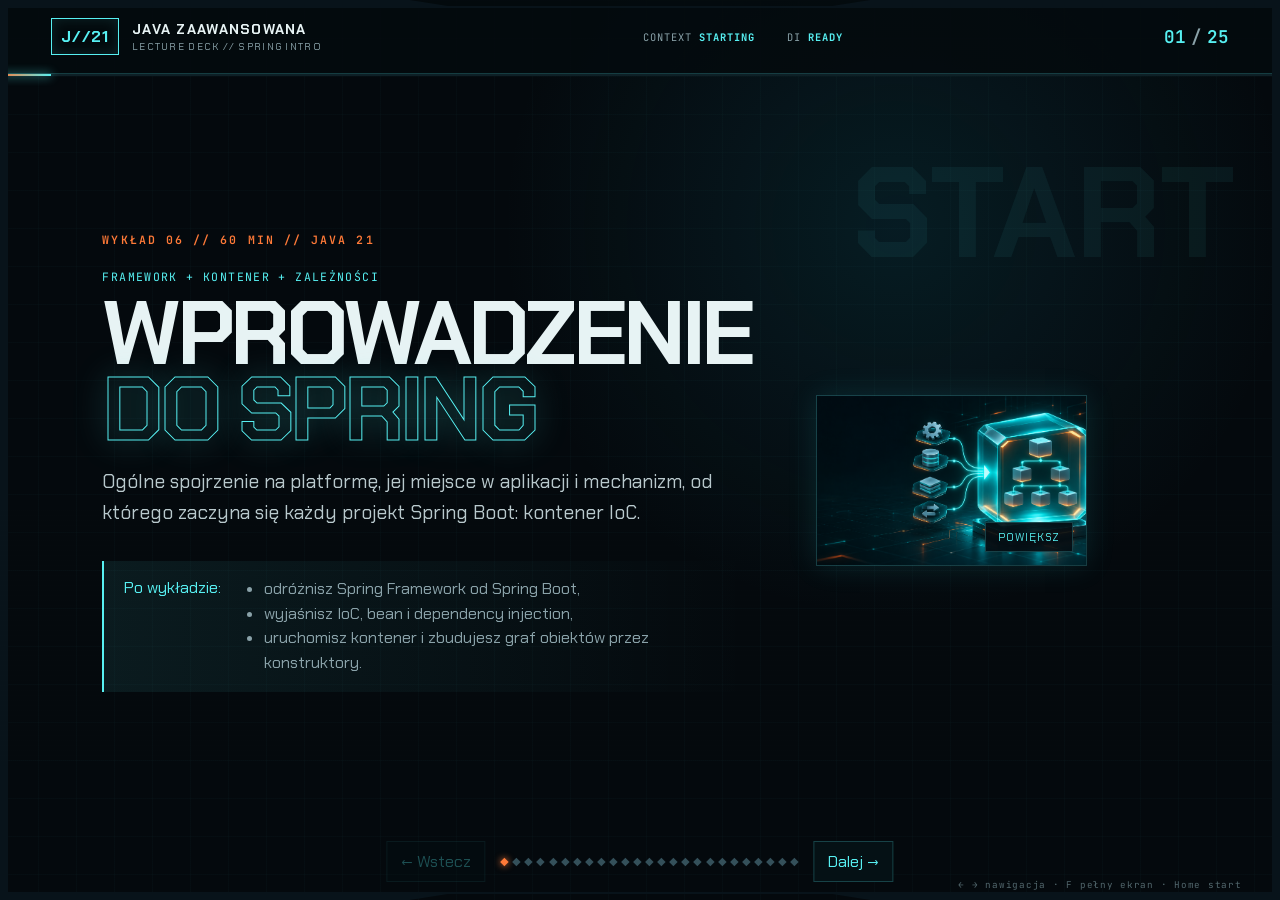
<file: lectures/spring-intro/index.html>
<!doctype html>
<html lang="pl">
<head>
  <meta charset="utf-8">
  <meta name="viewport" content="width=device-width, initial-scale=1">
  <meta name="description" content="Wprowadzenie do ekosystemu Spring, kontenera IoC i wstrzykiwania zależności.">
  <meta name="theme-color" content="#071017">
  <title>JAZ // Wprowadzenie do Spring</title>
  <link rel="stylesheet" href="../../css/styles.css">
  <script src="../../js/app.js" defer></script>
</head>
<body data-deck-title="JAZ Spring Intro">
  <a class="skip-link" href="#slides">Przejdź do wykładu</a>
  <header class="topbar" aria-label="Pasek sterowania wykładem">
    <a class="brand" href="../../index.html" aria-label="Wróć do strony głównej"><span class="brand-mark" aria-hidden="true">J//21</span><span><strong>JAVA ZAAWANSOWANA</strong><small>LECTURE DECK // SPRING INTRO</small></span></a>
    <div class="telemetry" aria-hidden="true"><span>CONTEXT <b>STARTING</b></span><span>DI <b>READY</b></span></div>
    <div class="slide-counter"><span id="current-slide">01</span><i>/</i><span id="total-slides">25</span></div>
  </header>
  <div class="progress" aria-hidden="true"><span id="progress-bar"></span></div>

  <main id="slides" class="slides" tabindex="-1">
    <section class="slide hero is-active" id="intro" data-title="Start" aria-labelledby="intro-title">
      <div class="eyebrow">WYKŁAD 06 // 60 MIN // JAVA 21</div>
      <div class="hero-grid"><div><p class="kicker">FRAMEWORK + KONTENER + ZALEŻNOŚCI</p><h1 id="intro-title">Wprowadzenie<br><em>do Spring</em></h1><p class="lead">Ogólne spojrzenie na platformę, jej miejsce w aplikacji i mechanizm, od którego zaczyna się każdy projekt Spring Boot: kontener IoC.</p><div class="objectives"><span>Po wykładzie:</span><ul><li>odróżnisz Spring Framework od Spring Boot,</li><li>wyjaśnisz IoC, bean i dependency injection,</li><li>uruchomisz kontener i zbudujesz graf obiektów przez konstruktory.</li></ul></div></div><div class="hero-visual" id="hero-visual"><img src="../../assets/spring-intro/ioc-hero.png" alt="Abstrakcyjny kontener łączący moduły aplikacji w graf obiektów"><button class="zoom-btn" type="button" data-zoom-target="#hero-visual">Powiększ</button></div></div>
      <aside class="speaker-note">Pytanie otwierające: kto w dotychczasowych projektach tworzył serwisy, repozytoria i łączył je ze sobą?</aside>
    </section>

    <section class="slide" id="problem" data-title="Problem" aria-labelledby="problem-title"><div class="eyebrow">00 // PUNKT WYJŚCIA</div><h2 id="problem-title">Aplikacja szybko staje się grafem współpracujących obiektów</h2><div class="two-col"><div><p>Serwis zamówień potrzebuje repozytorium i mechanizmu powiadomień. Te komponenty mają kolejne zależności, konfigurację oraz własny cykl życia.</p><div class="callout warning"><strong>Pytanie architektoniczne:</strong> gdzie tworzyć obiekty i kto ma decydować o ich konkretnych implementacjach?</div></div><div class="diagram-panel" id="graph-diagram"><div class="diagram-head"><span>GRAF OBIEKTÓW</span><button class="zoom-btn" type="button" data-zoom-target="#graph-diagram">Powiększ</button></div><div class="flow-diagram"><div class="node-box"><strong>OrderController</strong><small>wejście</small></div><span class="connector">›</span><div class="node-box"><strong>OrderService</strong><small>logika</small></div><span class="connector">›</span><div class="node-box"><strong>Repository + Gateway</strong><small>infrastruktura</small></div></div></div></div></section>

    <section class="slide example-slide" id="manual-wiring" data-title="Ręczne łączenie" aria-labelledby="manual-title"><div class="eyebrow">01 // BEZ FRAMEWORKA</div><h2 id="manual-title">Kod startowy może zbudować graf ręcznie</h2><div class="two-col"><div class="code-panel" id="manual-code"><div class="code-head"><span>ManualApp.java</span><div class="code-actions"><button class="copy-btn" type="button">Kopiuj</button><button class="zoom-btn" type="button" data-zoom-target="#manual-code">Powiększ</button></div></div><pre><code>OrderRepository repository =
    <span class="kw">new</span> InMemoryOrderRepository();
NotificationGateway notifications =
    <span class="kw">new</span> ConsoleNotificationGateway();

OrderService service =
    <span class="kw">new</span> OrderService(repository, notifications);

service.placeOrder(<span class="str">"SPRING-101"</span>);</code></pre></div><div class="analysis-panel"><span class="analysis-label">TO NADAL JEST DI</span><h3>Zależności przekazuje konstruktor</h3><p>Framework nie jest potrzebny do zastosowania dependency injection. Spring automatyzuje tworzenie i składanie większego grafu oraz zarządza jego cyklem życia.</p></div></div></section>

    <section class="slide" id="spring-definition" data-title="Spring" aria-labelledby="spring-definition-title"><div class="eyebrow">02 // FRAMEWORK</div><h2 id="spring-definition-title">Spring wspiera infrastrukturę aplikacji Java</h2><div class="spring-map"><article><strong>Core Container</strong><p>IoC, DI, konfiguracja, zdarzenia i zasoby.</p></article><article><strong>Web</strong><p>Spring MVC, WebFlux i klienci HTTP.</p></article><article><strong>Data Access</strong><p>Transakcje, JDBC i integracja z ORM.</p></article><article><strong>Testing</strong><p>Kontekst testowy, mocki i testowanie warstwy web.</p></article></div><div class="callout"><strong>Modułowość:</strong> aplikacja wybiera potrzebne elementy. Nazwa „Spring” opisuje rodzinę projektów, nie pojedynczą bibliotekę.</div></section>

    <section class="slide" id="ecosystem" data-title="Ekosystem" aria-labelledby="ecosystem-title"><div class="eyebrow">03 // RODZINA PROJEKTÓW</div><h2 id="ecosystem-title">Najczęściej spotykane projekty Spring</h2><div class="cards three"><article><span class="card-code">Framework</span><h3>Fundament</h3><p>Kontener, web, transakcje, AOP i integracje.</p></article><article><span class="card-code">Boot</span><h3>Szybki start</h3><p>Startery, auto-konfiguracja, serwer osadzony i funkcje produkcyjne.</p></article><article><span class="card-code">Data / Security</span><h3>Specjalizacje</h3><p>Dostęp do danych oraz uwierzytelnianie i autoryzacja.</p></article></div><p class="final-line">Kolejne wykłady skupią się na <strong>SPRING BOOT</strong>, ale jego aplikacja nadal działa na kontenerze Spring Framework.</p></section>

    <section class="slide" id="framework-boot" data-title="Framework i Boot" aria-labelledby="framework-boot-title"><div class="eyebrow">04 // ROZDZIELENIE POJĘĆ</div><h2 id="framework-boot-title">Spring Framework dostarcza mechanizmy, Spring Boot wybiera rozsądne ustawienia startowe</h2><div class="two-col"><div><h3>Spring Framework</h3><ul class="mission-list"><li>definiuje kontener IoC i API aplikacji,</li><li>udostępnia moduły web, data i testing,</li><li>pozwala jawnie skonfigurować każdy element.</li></ul></div><div><h3>Spring Boot</h3><ul class="mission-list"><li>dobiera zależności przez startery,</li><li>konfiguruje aplikację na podstawie classpath,</li><li>upraszcza uruchomienie i obserwację aplikacji.</li></ul></div></div></section>

    <section class="slide" id="versions" data-title="Stan platformy" aria-labelledby="versions-title"><div class="eyebrow">05 // STAN NA LISTOPAD 2026</div><h2 id="versions-title">Seria wykładów startuje na Java 21 i generacji Spring 7</h2><div class="cards three"><article><span class="card-code">Java 21</span><h3>Środowisko kursu</h3><p>Wspierane przez bieżącą generację Springa i obecne projekty w repozytorium.</p></article><article><span class="card-code">Spring 7.0.x</span><h3>Framework</h3><p>Projekt demonstracyjny używa stabilnej linii 7.0.</p></article><article><span class="card-code">Boot 4.1.x</span><h3>Kolejne wykłady</h3><p>Boot wymaga co najmniej Java 17 i bazuje na Spring Framework 7.</p></article></div><p class="hint">Źródła: spring.io/projects oraz oficjalna dokumentacja wymagań Spring Boot, dostęp 5.11.2026.</p></section>

    <section class="slide" id="ioc" data-title="IoC" aria-labelledby="ioc-title"><div class="eyebrow">06 // INVERSION OF CONTROL</div><h2 id="ioc-title">Kontrola nad tworzeniem i łączeniem obiektów trafia do kontenera</h2><div class="two-col"><div><p>Klasa opisuje, czego potrzebuje. Konfiguracja wskazuje dostępne obiekty. Kontener tworzy instancje, rozwiązuje zależności i składa graf.</p><div class="callout"><strong>Odwrócenie:</strong> obiekt nie wyszukuje ani nie tworzy swoich współpracowników.</div></div><div class="diagram-panel" id="ioc-diagram"><div class="diagram-head"><span>OD KONFIGURACJI DO GRAFU</span><button class="zoom-btn" type="button" data-zoom-target="#ioc-diagram">Powiększ</button></div><div class="flow-diagram"><div class="node-box"><strong>Konfiguracja</strong><small>definicje</small></div><span class="connector">›</span><div class="node-box"><strong>Kontener</strong><small>tworzy i łączy</small></div><span class="connector">›</span><div class="node-box"><strong>Beany</strong><small>gotowy graf</small></div></div></div></div></section>

    <section class="slide" id="di" data-title="DI" aria-labelledby="di-title"><div class="eyebrow">07 // DEPENDENCY INJECTION</div><h2 id="di-title">DI jest konkretną realizacją zasady IoC</h2><div class="cards three"><article><span class="card-code">constructor</span><h3>Konstruktor</h3><p>Pełny kontrakt obiektu, niezmienność i proste testowanie. Preferowany wariant.</p></article><article><span class="card-code">setter</span><h3>Setter</h3><p>Przydatny dla zależności opcjonalnych lub rekonfigurowalnych.</p></article><article><span class="card-code">field</span><h3>Pole</h3><p>Krótki zapis, ale ukrywa kontrakt i utrudnia testowanie bez kontenera.</p></article></div></section>

    <section class="slide example-slide" id="constructor" data-title="Konstruktor" aria-labelledby="constructor-title"><div class="eyebrow">08 // KONTRAKT KLASY</div><h2 id="constructor-title">Konstruktor ujawnia wymagane zależności</h2><div class="two-col"><div class="code-panel" id="constructor-code"><div class="code-head"><span>OrderService.java</span><div class="code-actions"><button class="copy-btn" type="button">Kopiuj</button><button class="zoom-btn" type="button" data-zoom-target="#constructor-code">Powiększ</button></div></div><pre><code><span class="kw">public final class</span> OrderService {
    <span class="kw">private final</span> OrderRepository repository;
    <span class="kw">private final</span> NotificationGateway notifications;

    <span class="kw">public</span> OrderService(
            OrderRepository repository,
            NotificationGateway notifications) {
        <span class="kw">this</span>.repository = repository;
        <span class="kw">this</span>.notifications = notifications;
    }
}</code></pre></div><div class="analysis-panel"><span class="analysis-label">BEZ ADNOTACJI</span><h3>Jeden konstruktor wystarcza</h3><p>Spring potrafi wybrać jedyny konstruktor bez <code>@Autowired</code>. Klasa pozostaje zwykłą klasą Java i można ją utworzyć w teście.</p></div></div></section>

    <section class="slide" id="bean" data-title="Bean" aria-labelledby="bean-title"><div class="eyebrow">09 // SŁOWNIK SPRINGA</div><h2 id="bean-title">Bean to obiekt zarządzany przez kontener Spring</h2><div class="two-col"><div><ul class="mission-list"><li>ma definicję znaną kontenerowi,</li><li>może otrzymywać inne beany jako zależności,</li><li>ma nazwę, typ, scope i cykl życia,</li><li>może być przetwarzany przez infrastrukturę Springa.</li></ul></div><div class="analysis-panel"><span class="analysis-label">WAŻNE ROZRÓŻNIENIE</span><h3>Każdy bean jest obiektem</h3><p>Nie każdy obiekt utworzony operatorem <code>new</code> jest beanem. Kontener zarządza wyłącznie instancjami, które poznał przez konfigurację.</p></div></div></section>

    <section class="slide" id="container" data-title="Kontener" aria-labelledby="container-title"><div class="eyebrow">10 // APPLICATION CONTEXT</div><h2 id="container-title"><code>ApplicationContext</code> reprezentuje kontener aplikacji</h2><div class="cards three"><article><span class="card-code">definitions</span><h3>Metadane</h3><p>Źródłem mogą być klasy konfiguracji, metody fabrykujące lub skanowanie komponentów.</p></article><article><span class="card-code">registry</span><h3>Rejestr</h3><p>Kontener zna nazwy, typy i reguły tworzenia beanów.</p></article><article><span class="card-code">lifecycle</span><h3>Cykl życia</h3><p>Tworzy obiekty, wstrzykuje zależności i uruchamia rozszerzenia infrastruktury.</p></article></div></section>

    <section class="slide example-slide" id="configuration" data-title="Konfiguracja" aria-labelledby="configuration-title"><div class="eyebrow">11 // JAWNE DEFINICJE</div><h2 id="configuration-title"><code>@Configuration</code> i <code>@Bean</code> opisują graf</h2><div class="two-col"><div class="code-panel" id="configuration-code"><div class="code-head"><span>ExplicitConfiguration.java</span><div class="code-actions"><button class="copy-btn" type="button">Kopiuj</button><button class="zoom-btn" type="button" data-zoom-target="#configuration-code">Powiększ</button></div></div><pre><code><span class="kw">@Configuration</span>
<span class="kw">class</span> ExplicitConfiguration {
    <span class="kw">@Bean</span>
    OrderRepository repository() {
        <span class="kw">return new</span> InMemoryOrderRepository();
    }

    <span class="kw">@Bean</span>
    OrderService orderService(
            OrderRepository repository,
            NotificationGateway notifications) {
        <span class="kw">return new</span> OrderService(repository, notifications);
    }
}</code></pre></div><div class="analysis-panel"><span class="analysis-label">PARAMETRY METODY</span><p>Kontener odnajduje beany pasujące typem do parametrów i przekazuje je przy wywołaniu metody <code>@Bean</code>.</p></div></div></section>

    <section class="slide example-slide" id="start-context" data-title="Uruchomienie" aria-labelledby="start-title"><div class="eyebrow">12 // BOOTSTRAP BEZ BOOTA</div><h2 id="start-title">Kontener można uruchomić bez Spring Boot</h2><div class="two-col"><div class="code-panel" id="context-code"><div class="code-head"><span>App.java</span><div class="code-actions"><button class="copy-btn" type="button">Kopiuj</button><button class="zoom-btn" type="button" data-zoom-target="#context-code">Powiększ</button></div></div><pre><code><span class="kw">try</span> (<span class="kw">var</span> context =
        <span class="kw">new</span> AnnotationConfigApplicationContext(
            ExplicitConfiguration.class)) {

    OrderService service =
        context.getBean(OrderService.class);

    service.placeOrder(<span class="str">"SPRING-101"</span>);
}</code></pre></div><div class="analysis-panel"><span class="analysis-label">CEL DEMONSTRACJI</span><h3>Widzimy granicę kontenera</h3><p><code>getBean</code> pobiera punkt wejścia. Wewnątrz logiki biznesowej zależności trafiają przez konstruktor, bez odwołań do API Springa.</p></div></div></section>

    <section class="slide" id="component-scan" data-title="Skanowanie" aria-labelledby="scan-title"><div class="eyebrow">13 // COMPONENT SCAN</div><h2 id="scan-title">Spring może wykrywać klasy oznaczone stereotypami</h2><div class="two-col"><div class="code-panel" id="scan-code"><div class="code-head"><span>Warstwa aplikacji</span><div class="code-actions"><button class="copy-btn" type="button">Kopiuj</button><button class="zoom-btn" type="button" data-zoom-target="#scan-code">Powiększ</button></div></div><pre><code><span class="kw">@Component</span>
<span class="kw">class</span> PricingService { ... }

<span class="kw">@Repository</span>
<span class="kw">class</span> JdbcOrderRepository { ... }

<span class="kw">@Configuration</span>
<span class="kw">@ComponentScan</span>(<span class="str">"pl.pjatk.jaz"</span>)
<span class="kw">class</span> ScanConfiguration { }</code></pre></div><div><p><code>@Component</code> jest ogólnym stereotypem. <code>@Service</code>, <code>@Repository</code> i <code>@Controller</code> opisują rolę komponentu.</p><div class="callout warning"><strong>Granica skanowania:</strong> pakiet startowy wpływa na to, które klasy kontener zobaczy.</div></div></div></section>

    <section class="slide" id="resolution" data-title="Rozwiązywanie" aria-labelledby="resolution-title"><div class="eyebrow">14 // AUTOWIRING</div><h2 id="resolution-title">Kontener najpierw dopasowuje zależność według typu</h2><div class="diagram-panel" id="resolution-diagram"><div class="diagram-head"><span>ROZWIĄZANIE ZALEŻNOŚCI</span><button class="zoom-btn" type="button" data-zoom-target="#resolution-diagram">Powiększ</button></div><div class="flow-diagram cycle"><div class="node-box"><strong>Parametr</strong><small>OrderRepository</small></div><span class="connector">›</span><div class="node-box"><strong>Kandydaci</strong><small>beany zgodnego typu</small></div><span class="connector">›</span><div class="node-box"><strong>Wybór</strong><small>jeden, @Primary lub @Qualifier</small></div><span class="connector">›</span><div class="node-box"><strong>Wstrzyknięcie</strong><small>konstruktor</small></div></div></div><div class="callout danger"><strong>Niejednoznaczność:</strong> dwa beany tego samego typu wymagają doprecyzowania konfiguracji.</div></section>

    <section class="slide" id="scope" data-title="Scope" aria-labelledby="scope-title"><div class="eyebrow">15 // ZASIĘG BEANA</div><h2 id="scope-title">Scope określa, jak długo istnieje instancja</h2><div class="cards three"><article><span class="card-code">singleton</span><h3>Domyślny</h3><p>Jedna instancja na definicję beana w danym kontenerze.</p></article><article><span class="card-code">prototype</span><h3>Nowa instancja</h3><p>Kontener tworzy obiekt przy każdym żądaniu beana.</p></article><article><span class="card-code">web scopes</span><h3>Aplikacja web</h3><p>Na przykład request i session, dostępne w kontekście webowym.</p></article></div><div class="callout warning"><strong>Singleton Springa:</strong> zakres kontenera, a nie globalna pojedyncza instancja w całej JVM.</div></section>

    <section class="slide" id="lifecycle" data-title="Cykl życia" aria-labelledby="lifecycle-title"><div class="eyebrow">16 // OD DEFINICJI DO GOTOWEGO BEANA</div><h2 id="lifecycle-title">Kontener zarządza kolejnymi etapami życia beana</h2><div class="diagram-panel" id="lifecycle-diagram"><div class="diagram-head"><span>UPROSZCZONY CYKL ŻYCIA</span><button class="zoom-btn" type="button" data-zoom-target="#lifecycle-diagram">Powiększ</button></div><div class="flow-diagram cycle"><div class="node-box"><strong>Definicja</strong><small>metadane</small></div><span class="connector">›</span><div class="node-box"><strong>Instancja</strong><small>konstruktor</small></div><span class="connector">›</span><div class="node-box"><strong>Inicjalizacja</strong><small>post-processory</small></div><span class="connector">›</span><div class="node-box"><strong>Zamknięcie</strong><small>cleanup</small></div></div></div></section>

    <section class="slide" id="benefits" data-title="Korzyści" aria-labelledby="benefits-title"><div class="eyebrow">17 // DLACZEGO DI</div><h2 id="benefits-title">Jawne zależności upraszczają zmianę implementacji i testy</h2><div class="two-col"><div><h3>Kod aplikacji</h3><ul class="mission-list"><li>zależy od interfejsów i kontraktów,</li><li>nie zna sposobu tworzenia infrastruktury,</li><li>może otrzymać inną implementację przez konfigurację.</li></ul></div><div><h3>Test jednostkowy</h3><ul class="mission-list"><li>tworzy obiekt bez kontenera,</li><li>podstawia lekkie fake lub mock,</li><li>weryfikuje zachowanie jednej klasy.</li></ul></div></div></section>

    <section class="slide example-slide" id="test" data-title="Test" aria-labelledby="test-title"><div class="eyebrow">18 // TEST BEZ KONTEKSTU</div><h2 id="test-title">Konstruktor pozwala testować zwykłą klasę Java</h2><div class="two-col"><div class="code-panel" id="test-code"><div class="code-head"><span>OrderServiceTest.java</span><div class="code-actions"><button class="copy-btn" type="button">Kopiuj</button><button class="zoom-btn" type="button" data-zoom-target="#test-code">Powiększ</button></div></div><pre><code>OrderRepository repository = saved::append;
NotificationGateway gateway = notified::append;

<span class="kw">var</span> service =
    <span class="kw">new</span> OrderService(repository, gateway);

service.placeOrder(<span class="str">"T-42"</span>);

assertEquals(<span class="str">"T-42"</span>, saved.toString());</code></pre></div><div class="analysis-panel"><span class="analysis-label">SZYBKA PĘTLA</span><h3>Spring nie bierze udziału w teście</h3><p>Kontener będzie potrzebny w testach integracyjnych. Zachowanie samego serwisu sprawdzamy szybciej, tworząc go bezpośrednio.</p></div></div></section>

    <section class="slide" id="pitfalls" data-title="Pułapki" aria-labelledby="pitfalls-title"><div class="eyebrow">19 // PIERWSZE BŁĘDY</div><h2 id="pitfalls-title">Kontener nie naprawia nieczytelnego projektu</h2><div class="cards three"><article><span class="card-code">field injection</span><h3>Ukryty kontrakt</h3><p>Obiekt wygląda na możliwy do utworzenia, choć bez refleksji pozostaje niekompletny.</p></article><article><span class="card-code">service locator</span><h3><code>getBean</code> wszędzie</h3><p>Kod biznesowy zaczyna sam pobierać zależności i wiąże się z kontenerem.</p></article><article><span class="card-code">cycles</span><h3>Cykl zależności</h3><p>A potrzebuje B, a B potrzebuje A. Zwykle sygnalizuje problem z podziałem odpowiedzialności.</p></article></div></section>

    <section class="slide example-slide" id="live-coding" data-title="Live coding" aria-labelledby="live-title"><div class="eyebrow">LIVE CODING // 12 MIN</div><h2 id="live-title">Od ręcznego grafu do kontenera IoC</h2><div class="two-col"><div class="analysis-panel mission-brief"><span class="analysis-label">SCENARIUSZ</span><h3>Zamówienie i powiadomienie</h3><ol><li>Uruchom ręcznie połączone obiekty.</li><li>Dodaj klasę <code>@Configuration</code>.</li><li>Zarejestruj trzy metody <code>@Bean</code>.</li><li>Uruchom <code>AnnotationConfigApplicationContext</code>.</li><li>Oznacz klasę <code>@Component</code> i włącz component scan.</li></ol><p class="path">examples/spring-intro</p></div><div class="diagram-panel" id="live-diagram"><div class="diagram-head"><span>PLAN DEMONSTRACJI</span><button class="zoom-btn" type="button" data-zoom-target="#live-diagram">Powiększ</button></div><div class="flow-diagram"><div class="node-box"><strong>new</strong><small>ręczny graf</small></div><span class="connector">›</span><div class="node-box"><strong>@Bean</strong><small>jawna konfiguracja</small></div><span class="connector">›</span><div class="node-box"><strong>@Component</strong><small>skanowanie</small></div></div></div></div></section>

    <section class="slide" id="boot-preview" data-title="Spring Boot" aria-labelledby="boot-title"><div class="eyebrow">20 // ZAPOWIEDŹ SERII</div><h2 id="boot-title">Spring Boot uruchomi ten sam kontener z mniejszą liczbą decyzji startowych</h2><div class="two-col"><div class="code-panel" id="boot-code"><div class="code-head"><span>Zapowiedź</span><div class="code-actions"><button class="copy-btn" type="button">Kopiuj</button><button class="zoom-btn" type="button" data-zoom-target="#boot-code">Powiększ</button></div></div><pre><code><span class="kw">@SpringBootApplication</span>
<span class="kw">public class</span> OrdersApplication {
    <span class="kw">public static void</span> main(String[] args) {
        SpringApplication.run(
            OrdersApplication.class, args);
    }
}</code></pre></div><div class="analysis-panel"><span class="analysis-label">POD SPODEM</span><h3>Kontener nadal wykonuje podstawową pracę</h3><p>Boot dołoży auto-konfigurację, startery, konfigurację zewnętrzną, serwer i narzędzia produkcyjne. IoC i DI pozostają fundamentem.</p></div></div></section>

    <section class="slide example-slide" id="quiz" data-title="Quiz" aria-labelledby="quiz-title"><div class="eyebrow">CHECKPOINT // FUNDAMENTY</div><h2 id="quiz-title">Co zrobi kontener?</h2><div class="quiz-grid"><article><h3>1. Jeden konstruktor</h3><p>Czy potrzebuje <code>@Autowired</code>?</p><button class="reveal-btn" type="button" aria-expanded="false" data-target="a1">Odkryj</button><div class="reveal" id="a1" hidden>Nie. Spring wybierze jedyny konstruktor.</div></article><article><h3>2. Dwa repozytoria</h3><p>Oba implementują ten sam interfejs.</p><button class="reveal-btn" type="button" aria-expanded="false" data-target="a2">Odkryj</button><div class="reveal" id="a2" hidden>Trzeba wskazać wybór, np. przez <code>@Primary</code> lub <code>@Qualifier</code>.</div></article><article><h3>3. Obiekt przez <code>new</code></h3><p>Czy automatycznie jest beanem?</p><button class="reveal-btn" type="button" aria-expanded="false" data-target="a3">Odkryj</button><div class="reveal" id="a3" hidden>Nie. Kontener musi poznać jego definicję.</div></article></div></section>

    <section class="slide" id="summary" data-title="Podsumowanie" aria-labelledby="summary-title"><div class="eyebrow">21 // MODEL MENTALNY</div><h2 id="summary-title">Konfiguracja opisuje obiekty, kontener buduje graf, DI dostarcza zależności</h2><div class="diagram-panel" id="summary-diagram"><div class="diagram-head"><span>FUNDAMENT SERII SPRING BOOT</span><button class="zoom-btn" type="button" data-zoom-target="#summary-diagram">Powiększ</button></div><div class="flow-diagram"><div class="node-box"><strong>Definicje</strong><small>@Bean / @Component</small></div><span class="connector">›</span><div class="node-box"><strong>ApplicationContext</strong><small>IoC container</small></div><span class="connector">›</span><div class="node-box"><strong>Aplikacja</strong><small>połączone beany</small></div></div></div><p class="final-line">NASTĘPNIE: <strong>SPRING BOOT, STARTERY I AUTO-KONFIGURACJA</strong></p></section>
  </main>

  <nav class="controls" aria-label="Nawigacja slajdów"><button id="prev" type="button" aria-label="Poprzedni slajd">← <span>Wstecz</span></button><div class="slide-dots" id="slide-dots" aria-label="Lista slajdów"></div><button id="next" type="button"><span>Dalej</span> →</button></nav>
  <div class="key-help" aria-hidden="true">← → nawigacja · F pełny ekran · Home start</div><div class="toast" id="toast" role="status" aria-live="polite"></div>
  <dialog class="zoom-dialog" id="zoom-dialog" aria-labelledby="zoom-title"><div class="zoom-dialog-head"><span id="zoom-title">PODGLĄD POWIĘKSZONY</span><form method="dialog"><button class="zoom-close" type="submit">Zamknij</button></form></div><div class="zoom-content" id="zoom-content"></div></dialog>
</body>
</html>
</file>
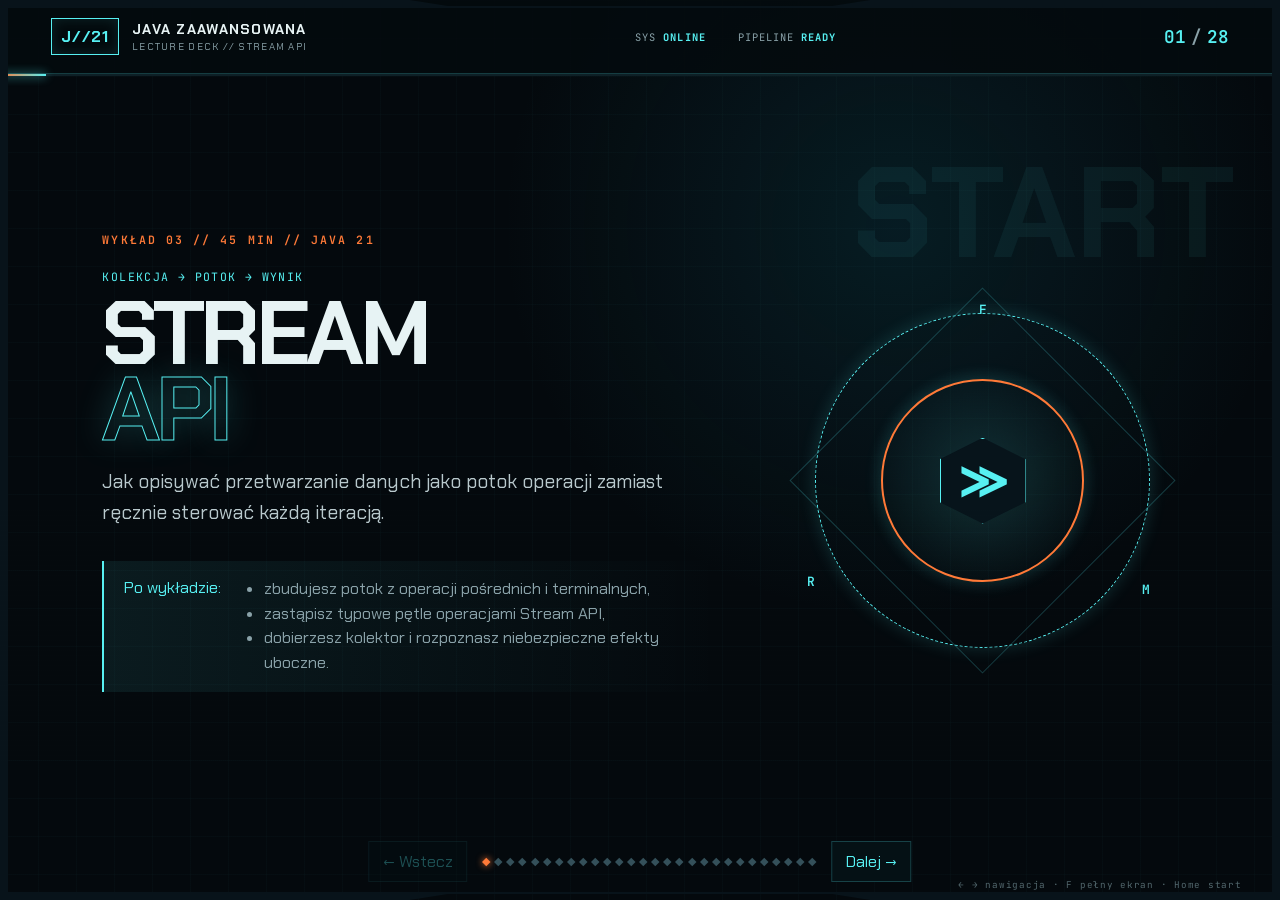
<file: lectures/streams/index.html>
<!doctype html>
<html lang="pl">
<head>
  <meta charset="utf-8">
  <meta name="viewport" content="width=device-width, initial-scale=1">
  <meta name="description" content="Wykład Java 21: Stream API i deklaratywne przetwarzanie kolekcji.">
  <meta name="theme-color" content="#071017">
  <title>JAZ // Stream API</title>
  <link rel="stylesheet" href="../../css/styles.css">
  <script src="../../js/app.js" defer></script>
</head>
<body data-deck-title="JAZ Stream API">
  <a class="skip-link" href="#slides">Przejdź do wykładu</a>
  <header class="topbar" aria-label="Pasek sterowania wykładem">
    <a class="brand" href="../../index.html" aria-label="Wróć do strony głównej"><span class="brand-mark" aria-hidden="true">J//21</span><span><strong>JAVA ZAAWANSOWANA</strong><small>LECTURE DECK // STREAM API</small></span></a>
    <div class="telemetry" aria-hidden="true"><span>SYS <b>ONLINE</b></span><span>PIPELINE <b>READY</b></span></div>
    <div class="slide-counter"><span id="current-slide">01</span><i>/</i><span id="total-slides">28</span></div>
  </header>
  <div class="progress" aria-hidden="true"><span id="progress-bar"></span></div>

  <main id="slides" class="slides" tabindex="-1">
    <section class="slide hero is-active" id="intro" data-title="Start" aria-labelledby="intro-title">
      <div class="eyebrow">WYKŁAD 03 // 45 MIN // JAVA 21</div><div class="hero-grid"><div><p class="kicker">KOLEKCJA → POTOK → WYNIK</p><h1 id="intro-title">Stream<br><em>API</em></h1><p class="lead">Jak opisywać przetwarzanie danych jako potok operacji zamiast ręcznie sterować każdą iteracją.</p><div class="objectives"><span>Po wykładzie:</span><ul><li>zbudujesz potok z operacji pośrednich i terminalnych,</li><li>zastąpisz typowe pętle operacjami Stream API,</li><li>dobierzesz kolektor i rozpoznasz niebezpieczne efekty uboczne.</li></ul></div></div><div class="reactor" aria-hidden="true"><div class="ring ring-a"></div><div class="ring ring-b"></div><div class="core">≫</div><span class="orbit o1">F</span><span class="orbit o2">M</span><span class="orbit o3">R</span></div></div>
      <aside class="speaker-note">Zacznij od pytania: czy chcemy opisać sposób przechodzenia po liście, czy wynik, który chcemy otrzymać?</aside>
    </section>

    <section class="slide example-slide" id="warmup" data-title="Przykład 00" aria-labelledby="warmup-title"><div class="eyebrow">PRZYKŁAD 00 // TEN SAM PROBLEM</div><h2 id="warmup-title">Aktywne konta zapisane wielkimi literami</h2><div class="two-col"><div><span class="analysis-label">PĘTLA</span><div class="code-panel compact"><pre><code>List&lt;String&gt; result = <span class="kw">new</span> ArrayList&lt;&gt;();
<span class="kw">for</span> (User user : users) {
    <span class="kw">if</span> (user.active()) {
        result.add(user.name().toUpperCase());
    }
}</code></pre></div></div><div><span class="analysis-label">STRUMIEŃ</span><div class="code-panel compact"><pre><code>List&lt;String&gt; result = users.stream()
    .filter(User::active)
    .map(User::name)
    .map(String::toUpperCase)
    .toList();</code></pre></div><div class="analysis-answer">Oba fragmenty dają ten sam wynik. Różnią się sposobem opisania pracy.</div></div></div></section>

    <section class="slide" id="what-is-stream" data-title="Czym jest strumień" aria-labelledby="what-title"><div class="eyebrow">01 // MODEL</div><h2 id="what-title">Strumień nie jest kolekcją</h2><div class="cards three"><article><span class="card-code">source</span><h3>Źródło</h3><p>Kolekcja, tablica, plik albo generator dostarcza elementy.</p></article><article><span class="card-code">pipeline</span><h3>Potok</h3><p>Operacje opisują wybór, transformację i porządek danych.</p></article><article><span class="card-code">result</span><h3>Wynik</h3><p>Operacja terminalna produkuje wartość lub efekt końcowy.</p></article></div><div class="callout"><strong>Ważne:</strong> strumień nie przechowuje danych i nie modyfikuje automatycznie kolekcji źródłowej.</div></section>

    <section class="slide example-slide" id="pipeline" data-title="Przykład 01" aria-labelledby="pipeline-title"><div class="eyebrow">PRZYKŁAD 01 // ANATOMIA POTOKU</div><h2 id="pipeline-title">Źródło, etapy, terminal</h2><div class="two-col"><div class="code-panel"><div class="code-head"><span>Orders.java</span><button class="copy-btn" type="button">Kopiuj</button></div><pre><code>List&lt;String&gt; ids = orders.stream()  <span class="cm">// źródło</span>
    .filter(Order::paid)            <span class="cm">// pośrednia</span>
    .sorted(Comparator.comparing(Order::date))
    .map(Order::id)                 <span class="cm">// pośrednia</span>
    .toList();                      <span class="cm">// terminalna</span></code></pre></div><div class="analysis-panel"><span class="analysis-label">PRZEPŁYW</span><h3>Typ może zmieniać się po drodze</h3><ol><li>Źródło dostarcza <code>Order</code>.</li><li><code>filter</code> zachowuje typ elementu.</li><li><code>map</code> zmienia <code>Order</code> na <code>String</code>.</li><li><code>toList</code> materializuje wynik.</li></ol></div></div></section>

    <section class="slide" id="lazy" data-title="Leniwość" aria-labelledby="lazy-title"><div class="eyebrow">02 // LAZY EVALUATION</div><h2 id="lazy-title">Bez terminala nic nie płynie</h2><div class="two-col"><div><p>Operacje pośrednie budują przepis. Przetwarzanie rozpoczyna dopiero operacja terminalna.</p><div class="callout warning"><strong>Konsekwencja:</strong> samo wywołanie <code>filter</code> lub <code>map</code> nie wykonuje lambdy.</div></div><div class="code-panel"><pre><code>Stream&lt;String&gt; pipeline = names.stream()
    .filter(name -&gt; {
        System.out.println(name);
        <span class="kw">return</span> name.length() &gt; <span class="num">3</span>;
    });

<span class="cm">// jeszcze nic nie wypisano</span>
<span class="kw">long</span> count = pipeline.count();</code></pre></div></div></section>

    <section class="slide example-slide" id="filter" data-title="Porównanie 01" aria-labelledby="filter-title"><div class="eyebrow">PORÓWNANIE 01 // FILTER</div><h2 id="filter-title">Wybór elementów spełniających warunek</h2><div class="two-col"><div><span class="analysis-label">PĘTLA</span><div class="code-panel compact"><pre><code>List&lt;Product&gt; available = <span class="kw">new</span> ArrayList&lt;&gt;();
<span class="kw">for</span> (Product product : products) {
    <span class="kw">if</span> (product.stock() &gt; <span class="num">0</span>) {
        available.add(product);
    }
}</code></pre></div></div><div><span class="analysis-label">STREAM API</span><div class="code-panel compact"><pre><code>List&lt;Product&gt; available = products.stream()
    .filter(product -&gt; product.stock() &gt; <span class="num">0</span>)
    .toList();</code></pre></div><div class="analysis-answer"><code>filter</code> przyjmuje <code>Predicate&lt;Product&gt;</code> i przepuszcza tylko elementy z wynikiem <code>true</code>.</div></div></div></section>

    <section class="slide example-slide" id="map" data-title="Porównanie 02" aria-labelledby="map-title"><div class="eyebrow">PORÓWNANIE 02 // MAP</div><h2 id="map-title">Transformacja każdego elementu</h2><div class="two-col"><div><span class="analysis-label">PĘTLA</span><div class="code-panel compact"><pre><code>List&lt;String&gt; emails = <span class="kw">new</span> ArrayList&lt;&gt;();
<span class="kw">for</span> (User user : users) {
    emails.add(user.email().toLowerCase());
}</code></pre></div></div><div><span class="analysis-label">STREAM API</span><div class="code-panel compact"><pre><code>List&lt;String&gt; emails = users.stream()
    .map(User::email)
    .map(String::toLowerCase)
    .toList();</code></pre></div><div class="analysis-answer"><code>map</code> przyjmuje <code>Function&lt;T,R&gt;</code>; liczba elementów zwykle pozostaje taka sama, ale zmienić może się ich typ.</div></div></div></section>

    <section class="slide example-slide" id="filter-map" data-title="Porównanie 03" aria-labelledby="filter-map-title"><div class="eyebrow">PORÓWNANIE 03 // POTOK</div><h2 id="filter-map-title">Najpierw wybierz, potem przekształć</h2><div class="two-col"><div><span class="analysis-label">PĘTLA</span><div class="code-panel compact"><pre><code>List&lt;String&gt; labels = <span class="kw">new</span> ArrayList&lt;&gt;();
<span class="kw">for</span> (Product p : products) {
    <span class="kw">if</span> (p.price().compareTo(limit) &lt;= <span class="num">0</span>) {
        labels.add(p.name().toUpperCase());
    }
}</code></pre></div></div><div><span class="analysis-label">STREAM API</span><div class="code-panel compact"><pre><code>List&lt;String&gt; labels = products.stream()
    .filter(p -&gt; p.price().compareTo(limit) &lt;= <span class="num">0</span>)
    .map(Product::name)
    .map(String::toUpperCase)
    .toList();</code></pre></div><div class="analysis-answer">Kolejność etapów ma znaczenie: wcześniejszy <code>filter</code> ogranicza liczbę późniejszych transformacji.</div></div></div></section>

    <section class="slide" id="sorted-distinct" data-title="Porządek" aria-labelledby="sort-title"><div class="eyebrow">03 // SORTED · DISTINCT · LIMIT</div><h2 id="sort-title">Porządkowanie i ograniczanie</h2><div class="two-col"><div class="code-panel"><pre><code>List&lt;String&gt; topNames = users.stream()
    .map(User::name)
    .distinct()
    .sorted(Comparator.comparingInt(String::length)
        .thenComparing(Comparator.naturalOrder()))
    .limit(<span class="num">5</span>)
    .toList();</code></pre></div><div><div class="type-map"><span><b>distinct</b> usuwa duplikaty</span><span><b>sorted</b> porządkuje</span><span><b>limit</b> bierze początek</span><span><b>skip</b> pomija początek</span></div><p class="hint"><code>distinct</code> opiera się na <code>equals</code> i <code>hashCode</code>. <code>sorted</code> może wymagać buforowania wszystkich elementów.</p></div></div></section>

    <section class="slide example-slide" id="sorting" data-title="Porównanie 04" aria-labelledby="sorting-title"><div class="eyebrow">PORÓWNANIE 04 // SORTOWANIE</div><h2 id="sorting-title">Nowa lista bez zmiany źródła</h2><div class="two-col"><div><span class="analysis-label">KOLEKCJA I PĘTLA</span><div class="code-panel compact"><pre><code>List&lt;Product&gt; sorted = <span class="kw">new</span> ArrayList&lt;&gt;();
<span class="kw">for</span> (Product product : products) {
    sorted.add(product);
}
sorted.sort(Comparator.comparing(Product::price));</code></pre></div></div><div><span class="analysis-label">STREAM API</span><div class="code-panel compact"><pre><code>List&lt;Product&gt; sorted = products.stream()
    .sorted(Comparator.comparing(Product::price))
    .toList();</code></pre></div><div class="analysis-answer"><code>List.sort</code> zmienia listę, na której jest wywołane. <code>stream().sorted().toList()</code> tworzy wynik i pozostawia źródło bez zmian.</div></div></div></section>

    <section class="slide example-slide" id="match-find" data-title="Porównanie 05" aria-labelledby="match-title"><div class="eyebrow">PORÓWNANIE 05 // MATCH</div><h2 id="match-title">Czy istnieje element spełniający warunek?</h2><div class="two-col"><div><span class="analysis-label">PĘTLA</span><div class="code-panel compact"><pre><code><span class="kw">boolean</span> hasOverdue = <span class="kw">false</span>;
<span class="kw">for</span> (Invoice invoice : invoices) {
    <span class="kw">if</span> (invoice.overdue()) {
        hasOverdue = <span class="kw">true</span>;
        <span class="kw">break</span>;
    }
}</code></pre></div></div><div><span class="analysis-label">STREAM API</span><div class="code-panel compact"><pre><code><span class="kw">boolean</span> hasOverdue = invoices.stream()
    .anyMatch(Invoice::overdue);</code></pre></div><div class="analysis-panel"><span class="analysis-label">KRÓTKIE SPIĘCIE</span><p><code>anyMatch</code>, <code>allMatch</code>, <code>noneMatch</code> i <code>findFirst</code> mogą zakończyć pracę przed końcem źródła.</p></div></div></div></section>

    <section class="slide example-slide" id="optional" data-title="Przykład 06" aria-labelledby="optional-title"><div class="eyebrow">PRZYKŁAD 06 // OPTIONAL</div><h2 id="optional-title">Wyszukiwanie może nie dać wyniku</h2><div class="two-col"><div class="code-panel"><pre><code>Optional&lt;User&gt; admin = users.stream()
    .filter(User::admin)
    .findFirst();

String label = admin
    .map(User::name)
    .orElse(<span class="str">"brak administratora"</span>);</code></pre></div><div class="analysis-panel"><span class="analysis-label">KONTRAKT</span><h3>Brak wartości jest jawny</h3><ol><li><code>findFirst</code> zwraca <code>Optional&lt;T&gt;</code>.</li><li><code>map</code> przekształca wartość, jeśli istnieje.</li><li><code>orElse</code> dostarcza wartość zastępczą.</li></ol><p class="hint">Nie wywołuj <code>get()</code> bez sprawdzenia obecności.</p></div></div></section>

    <section class="slide example-slide" id="count-sum" data-title="Porównanie 06" aria-labelledby="count-title"><div class="eyebrow">PORÓWNANIE 06 // AGREGACJA</div><h2 id="count-title">Suma wartości</h2><div class="two-col"><div><span class="analysis-label">PĘTLA</span><div class="code-panel compact"><pre><code><span class="kw">int</span> total = <span class="num">0</span>;
<span class="kw">for</span> (Order order : orders) {
    <span class="kw">if</span> (order.paid()) {
        total += order.amount();
    }
}</code></pre></div></div><div><span class="analysis-label">STREAM API</span><div class="code-panel compact"><pre><code><span class="kw">int</span> total = orders.stream()
    .filter(Order::paid)
    .mapToInt(Order::amount)
    .sum();</code></pre></div><div class="analysis-answer"><code>mapToInt</code> tworzy <code>IntStream</code>, który oferuje <code>sum</code>, <code>average</code>, <code>min</code> i <code>max</code> bez autoboxingu.</div></div></div></section>

    <section class="slide" id="reduce" data-title="Reduce" aria-labelledby="reduce-title"><div class="eyebrow">04 // REDUCE</div><h2 id="reduce-title">Wiele elementów → jedna wartość</h2><div class="two-col"><div><p>Redukcja łączy kolejne elementy w akumulator. Operacja powinna być łączna i pozbawiona efektów ubocznych.</p><div class="syntax"><span>identity + accumulator <b>→</b> result</span><small>wartość początkowa i reguła łączenia</small></div></div><div class="code-panel"><pre><code><span class="kw">int</span> sum = numbers.stream()
    .reduce(<span class="num">0</span>, Integer::sum);

Optional&lt;Integer&gt; maximum = numbers.stream()
    .reduce(Integer::max);

String csv = names.stream()
    .collect(Collectors.joining(<span class="str">", "</span>));</code></pre></div></div><div class="callout warning"><strong>Praktyka:</strong> dla sumy typów liczbowych wybierz wyspecjalizowany strumień; do budowania kolekcji użyj kolektora, nie mutowalnego <code>reduce</code>.</div></section>

    <section class="slide example-slide" id="collect" data-title="Porównanie 07" aria-labelledby="collect-title"><div class="eyebrow">PORÓWNANIE 07 // GROUPING BY</div><h2 id="collect-title">Grupowanie obiektów według cechy</h2><div class="two-col"><div><span class="analysis-label">PĘTLA</span><div class="code-panel compact"><pre><code>Map&lt;Status, List&lt;Order&gt;&gt; byStatus =
    <span class="kw">new</span> HashMap&lt;&gt;();
<span class="kw">for</span> (Order order : orders) {
    byStatus.computeIfAbsent(order.status(),
        key -&gt; <span class="kw">new</span> ArrayList&lt;&gt;()).add(order);
}</code></pre></div></div><div><span class="analysis-label">STREAM API</span><div class="code-panel compact"><pre><code>Map&lt;Status, List&lt;Order&gt;&gt; byStatus =
    orders.stream().collect(
        Collectors.groupingBy(Order::status));</code></pre></div><div class="analysis-answer">Kolektor zarządza tworzeniem kontenerów, dodawaniem elementów i łączeniem częściowych wyników.</div></div></div></section>

    <section class="slide" id="collectors" data-title="Kolektory" aria-labelledby="collectors-title"><div class="eyebrow">05 // COLLECTORS</div><h2 id="collectors-title">Gotowe strategie agregacji</h2><div class="cards three"><article><span class="card-code">groupingBy</span><h3>Grupy</h3><p><code>Map&lt;K, List&lt;T&gt;&gt;</code> według wybranego klucza.</p></article><article><span class="card-code">partitioningBy</span><h3>Dwa zbiory</h3><p>Podział na elementy spełniające i niespełniające warunku.</p></article><article><span class="card-code">toMap</span><h3>Mapa</h3><p>Wymaga funkcji klucza, wartości, a czasem reguły kolizji.</p></article></div><div class="code-panel compact"><pre><code>Map&lt;String, Long&gt; countByCity = users.stream().collect(
    Collectors.groupingBy(User::city, Collectors.counting()));</code></pre></div></section>

    <section class="slide example-slide" id="numeric-collectors" data-title="Przykład 08" aria-labelledby="numeric-collectors-title"><div class="eyebrow">PRZYKŁAD 08 // KOLEKTORY LICZBOWE</div><h2 id="numeric-collectors-title">Suma, średnia, minimum i maksimum</h2><div class="two-col"><div class="code-panel"><div class="code-head"><span>OrderStatistics.java</span><button class="copy-btn" type="button">Kopiuj</button></div><pre><code><span class="kw">int</span> sum = orders.stream().collect(
    Collectors.summingInt(Order::amount));

<span class="kw">double</span> average = orders.stream().collect(
    Collectors.averagingInt(Order::amount));

Optional&lt;Order&gt; smallest = orders.stream().collect(
    Collectors.minBy(Comparator.comparingInt(Order::amount)));

Optional&lt;Order&gt; largest = orders.stream().collect(
    Collectors.maxBy(Comparator.comparingInt(Order::amount)));</code></pre></div><div class="analysis-panel"><span class="analysis-label">TYPY WYNIKÓW</span><h3>Wartość albo obiekt</h3><ol><li><code>summingInt</code> zwraca <code>Integer</code>.</li><li><code>averagingInt</code> zwraca <code>Double</code>.</li><li><code>minBy</code> i <code>maxBy</code> zwracają <code>Optional&lt;Order&gt;</code>.</li></ol><p class="hint"><code>Optional</code> reprezentuje możliwość braku wyniku dla pustego strumienia.</p></div></div></section>

    <section class="slide example-slide" id="summary-statistics" data-title="Przykład 09" aria-labelledby="summary-statistics-title"><div class="eyebrow">PRZYKŁAD 09 // PODSUMOWANIE LICZBOWE</div><h2 id="summary-statistics-title">Wszystkie statystyki w jednym obiekcie</h2><div class="two-col"><div class="code-panel"><div class="code-head"><span>OrderSummary.java</span><button class="copy-btn" type="button">Kopiuj</button></div><pre><code>IntSummaryStatistics stats = orders.stream()
    .collect(Collectors.summarizingInt(Order::amount));

<span class="kw">long</span> count = stats.getCount();
<span class="kw">long</span> sum = stats.getSum();
<span class="kw">double</span> average = stats.getAverage();
<span class="kw">int</span> minimum = stats.getMin();
<span class="kw">int</span> maximum = stats.getMax();</code></pre></div><div class="analysis-panel"><span class="analysis-label">JEDEN PRZEBIEG</span><h3><code>summarizingInt</code></h3><p>Kolektor oblicza liczbę elementów, sumę, średnią, minimum i maksimum podczas jednego przejścia przez strumień.</p><div class="type-map"><span><b>int</b> IntSummaryStatistics</span><span><b>long</b> LongSummaryStatistics</span><span><b>double</b> DoubleSummaryStatistics</span></div><p class="hint">Dostępne są również kolektory <code>summarizingLong</code> i <code>summarizingDouble</code>.</p></div></div></section>

    <section class="slide example-slide" id="flatmap" data-title="Porównanie 10" aria-labelledby="flatmap-title"><div class="eyebrow">PORÓWNANIE 10 // FLATMAP</div><h2 id="flatmap-title">Spłaszczenie zagnieżdżonych kolekcji</h2><div class="two-col"><div><span class="analysis-label">DWIE PĘTLE</span><div class="code-panel compact"><pre><code>List&lt;String&gt; tags = <span class="kw">new</span> ArrayList&lt;&gt;();
<span class="kw">for</span> (Article article : articles) {
    <span class="kw">for</span> (String tag : article.tags()) {
        tags.add(tag);
    }
}</code></pre></div></div><div><span class="analysis-label">STREAM API</span><div class="code-panel compact"><pre><code>List&lt;String&gt; tags = articles.stream()
    .flatMap(article -&gt; article.tags().stream())
    .toList();</code></pre></div><div class="analysis-answer"><code>map</code> dałby <code>Stream&lt;List&lt;String&gt;&gt;</code>. <code>flatMap</code> łączy wewnętrzne strumienie w jeden <code>Stream&lt;String&gt;</code>.</div></div></div></section>

    <section class="slide" id="one-use" data-title="Jednorazowość" aria-labelledby="one-use-title"><div class="eyebrow">06 // CYKL ŻYCIA</div><h2 id="one-use-title">Strumień wykorzystujemy tylko raz</h2><div class="two-col"><div class="code-panel"><pre><code>Stream&lt;String&gt; stream = names.stream();

<span class="kw">long</span> count = stream.count();

<span class="cm">// IllegalStateException:</span>
<span class="cm">// stream.forEach(System.out::println);</span></code></pre></div><div><p>Po wykonaniu terminala strumień jest zamknięty. Jeśli potrzebujesz drugiego przebiegu, utwórz nowy strumień ze źródła.</p><div class="callout"><strong>Zapamiętaj:</strong> kolekcję można przeglądać wielokrotnie; strumień reprezentuje pojedyncze przetwarzanie.</div></div></div></section>

    <section class="slide example-slide" id="side-effects" data-title="Pułapka 01" aria-labelledby="effects-title"><div class="eyebrow">PUŁAPKA 01 // EFEKTY UBOCZNE</div><h2 id="effects-title">Nie przemycaj pętli do <code>forEach</code></h2><div class="two-col"><div><span class="analysis-label">PROBLEMATYCZNE</span><div class="code-panel compact"><pre><code>List&lt;String&gt; result = <span class="kw">new</span> ArrayList&lt;&gt;();
users.stream()
    .filter(User::active)
    .forEach(user -&gt; result.add(user.name()));</code></pre></div></div><div><span class="analysis-label">DEKLARATYWNIE</span><div class="code-panel compact"><pre><code>List&lt;String&gt; result = users.stream()
    .filter(User::active)
    .map(User::name)
    .toList();</code></pre></div><div class="analysis-answer">Zewnętrzna mutacja utrudnia testowanie i staje się niebezpieczna przy przetwarzaniu równoległym.</div></div></div></section>

    <section class="slide" id="immutability" data-title="Wynik toList" aria-labelledby="immutable-title"><div class="eyebrow">07 // TO LIST</div><h2 id="immutable-title"><code>Stream.toList()</code> zwraca listę niemodyfikowalną</h2><div class="two-col"><div class="code-panel"><pre><code>List&lt;String&gt; names = users.stream()
    .map(User::name)
    .toList();

<span class="cm">// names.add("Ada");</span>
<span class="cm">// UnsupportedOperationException</span>

List&lt;String&gt; mutable = users.stream()
    .map(User::name)
    .collect(Collectors.toCollection(ArrayList::new));</code></pre></div><div><p>Dobierz sposób zebrania wyniku do kontraktu. Niemodyfikowalna lista jest dobrym domyślnym wyborem, gdy wynik ma być tylko odczytywany.</p><div class="callout warning"><strong>Uwaga:</strong> niemodyfikowalna lista nie oznacza, że obiekty znajdujące się w niej są niemutowalne.</div></div></div></section>

    <section class="slide" id="parallel" data-title="Strumienie równoległe" aria-labelledby="parallel-title"><div class="eyebrow">08 // PARALLEL STREAM</div><h2 id="parallel-title">Równolegle nie znaczy automatycznie szybciej</h2><div class="cards three"><article><span class="card-code">dużo danych</span><h3>Koszt pracy</h3><p>Operacje muszą być na tyle kosztowne, by opłacił się podział pracy.</p></article><article><span class="card-code">stateless</span><h3>Brak współdzielenia</h3><p>Lambdy nie powinny modyfikować wspólnego stanu.</p></article><article><span class="card-code">measure</span><h3>Pomiar</h3><p>Decyzję podejmujemy na podstawie benchmarku, nie długości kodu.</p></article></div><div class="code-panel compact"><pre><code><span class="kw">long</span> count = values.parallelStream().filter(this::expensiveTest).count();</code></pre></div><div class="question"><span>Zasada</span> Zacznij od zwykłego strumienia. Użyj równoległego dopiero dla mierzalnej korzyści i bezpiecznych operacji.</div></section>

    <section class="slide example-slide" id="debug" data-title="Diagnostyka" aria-labelledby="debug-title"><div class="eyebrow">09 // DEBUGOWANIE</div><h2 id="debug-title">Nazwij złożone reguły, podglądaj ostrożnie</h2><div class="two-col"><div class="code-panel"><pre><code>Predicate&lt;Order&gt; highValue =
    order -&gt; order.total().compareTo(limit) &gt; <span class="num">0</span>;

List&lt;String&gt; ids = orders.stream()
    .filter(highValue)
    .peek(order -&gt; log.debug(<span class="str">"Selected {}"</span>, order.id()))
    .map(Order::id)
    .toList();</code></pre></div><div class="analysis-panel"><span class="analysis-label">CZYTELNOŚĆ</span><h3>Potok ma opowiadać historię</h3><ol><li>Nazwij regułę domenową.</li><li>Łam potok na logiczne etapy.</li><li><code>peek</code> traktuj jako narzędzie diagnostyczne.</li><li>Gdy pętla jest prostsza — użyj pętli.</li></ol></div></div></section>

    <section class="slide" id="when-loop" data-title="Kiedy pętla" aria-labelledby="loop-title"><div class="eyebrow">10 // DOBÓR NARZĘDZIA</div><h2 id="loop-title">Stream API nie zastępuje każdej pętli</h2><div class="two-col"><div><h3>Wybierz strumień, gdy…</h3><ul class="mission-list"><li>tworzysz wynik z sekwencji danych,</li><li>potok składa się z wyboru, transformacji i agregacji,</li><li>operacje są bezstanowe i łatwe do nazwania.</li></ul></div><div><h3>Wybierz pętlę, gdy…</h3><ul class="mission-list"><li>algorytm ma złożony, zmienny stan,</li><li>potrzebujesz precyzyjnego sterowania przebiegiem,</li><li>wersja strumieniowa ukrywa intencję zamiast ją wyjaśniać.</li></ul></div></div><div class="final-line"><strong>CEL</strong> = czytelny kod, a nie maksymalna liczba wywołań <code>stream()</code></div></section>

    <section class="slide example-slide" id="live-coding" data-title="Live coding" aria-labelledby="live-title"><div class="eyebrow">LIVE CODING // 8 MIN</div><h2 id="live-title">Raport sprzedaży</h2><div class="two-col"><div class="analysis-panel mission-brief"><span class="analysis-label">ZADANIE DLA GRUPY</span><h3>Zbuduj potok</h3><p>Dla opłaconych zamówień pogrupuj łączną wartość sprzedaży według miasta klienta.</p><ol><li>Odfiltruj nieopłacone zamówienia.</li><li>Pogrupuj według miasta.</li><li>Użyj kolektora sumującego wartość.</li></ol><p class="path">examples/stream-examples/src/main/java/…/App.java</p></div><div><div class="code-panel"><div class="code-head"><span>SalesReport.java</span><button class="copy-btn" type="button">Kopiuj</button></div><pre><code>Map&lt;String, Integer&gt; totals = orders.stream()
    .filter(________________)
    .collect(Collectors.groupingBy(
        ____________________,
        Collectors.summingInt(____________)));</code></pre></div><button class="reveal-btn" type="button" aria-expanded="false" data-target="live-solution">Pokaż rozwiązanie</button><div class="reveal" id="live-solution" hidden><code>.filter(Order::paid).collect(groupingBy(Order::city, summingInt(Order::amount)))</code></div></div></div></section>

    <section class="slide example-slide" id="quiz" data-title="Quiz" aria-labelledby="quiz-title"><div class="eyebrow">CHECKPOINT // DOBÓR OPERACJI</div><h2 id="quiz-title">Która operacja pasuje?</h2><div class="quiz-grid"><article><h3>1. Jeden do jednego</h3><p>Zamiana każdego <code>User</code> na <code>UserDto</code>.</p><button class="reveal-btn" type="button" aria-expanded="false" data-target="a1">Odkryj</button><div class="reveal" id="a1" hidden><code>map</code></div></article><article><h3>2. Wiele do jednego</h3><p>Połączenie list pozycji ze wszystkich zamówień.</p><button class="reveal-btn" type="button" aria-expanded="false" data-target="a2">Odkryj</button><div class="reveal" id="a2" hidden><code>flatMap</code></div></article><article><h3>3. Klucz do grupy</h3><p>Mapa pracowników według działu.</p><button class="reveal-btn" type="button" aria-expanded="false" data-target="a3">Odkryj</button><div class="reveal" id="a3" hidden><code>collect(groupingBy(...))</code></div></article></div><div class="final-line"><strong>STREAM API</strong> = źródło + leniwe operacje pośrednie + jeden terminal</div></section>

    <section class="slide example-slide" id="challenge" data-title="Przykład finałowy" aria-labelledby="challenge-title"><div class="eyebrow">PRZYKŁAD FINAŁOWY // REFAKTORYZACJA</div><h2 id="challenge-title">Od zagnieżdżonych pętli do potoku</h2><div class="two-col"><div class="code-panel compact"><pre><code>Set&lt;String&gt; result = <span class="kw">new</span> TreeSet&lt;&gt;();
<span class="kw">for</span> (Order order : orders) {
    <span class="kw">if</span> (order.paid()) {
        <span class="kw">for</span> (Item item : order.items()) {
            <span class="kw">if</span> (item.quantity() &gt;= <span class="num">2</span>) {
                result.add(item.name());
            }
        }
    }
}</code></pre></div><div><div class="code-panel compact"><pre><code>Set&lt;String&gt; result = orders.stream()
    .filter(Order::paid)
    .flatMap(order -&gt; order.items().stream())
    .filter(item -&gt; item.quantity() &gt;= <span class="num">2</span>)
    .map(Item::name)
    .collect(Collectors.toCollection(TreeSet::new));</code></pre></div><div class="analysis-panel"><span class="analysis-label">PRZEŚLEDŹ TYPY</span><ol><li><code>Stream&lt;Order&gt;</code></li><li><code>Stream&lt;Item&gt;</code></li><li><code>Stream&lt;String&gt;</code></li><li><code>Set&lt;String&gt;</code></li></ol></div></div></div></section>
  </main>

  <nav class="controls" aria-label="Nawigacja slajdów"><button id="prev" type="button" aria-label="Poprzedni slajd">← <span>Wstecz</span></button><div class="slide-dots" id="slide-dots" aria-label="Lista slajdów"></div><button id="next" type="button"><span>Dalej</span> →</button></nav>
  <div class="key-help" aria-hidden="true">← → nawigacja · F pełny ekran · Home start</div><div class="toast" id="toast" role="status" aria-live="polite"></div>
</body>
</html>
</file>
<file: css/styles.css>
@import url('https://fonts.googleapis.com/css2?family=Chakra+Petch:wght@400;500;600;700&family=JetBrains+Mono:wght@400;600&display=swap');

:root {
  --bg: #04090d;
  --panel: rgba(10, 23, 30, .9);
  --panel-2: #0d2029;
  --line: rgba(79, 220, 231, .24);
  --cyan: #57f0f2;
  --cyan-2: #1eb6c2;
  --orange: #ff7a38;
  --red: #ff405a;
  --text: #e7f3f4;
  --muted: #8aa2a9;
  --shadow: 0 0 28px rgba(48, 218, 227, .12);
  color-scheme: dark;
}

* { box-sizing: border-box; }
html { scroll-behavior: smooth; }
body {
  margin: 0;
  min-width: 320px;
  min-height: 100vh;
  overflow: hidden;
  color: var(--text);
  background:
    linear-gradient(rgba(70, 198, 210, .025) 1px, transparent 1px),
    linear-gradient(90deg, rgba(70, 198, 210, .025) 1px, transparent 1px),
    radial-gradient(circle at 70% 25%, rgba(19, 113, 133, .18), transparent 35%), var(--bg);
  background-size: 38px 38px, 38px 38px, auto, auto;
  font-family: "Chakra Petch", system-ui, sans-serif;
}
body::before, body::after {
  content: ""; position: fixed; pointer-events: none; z-index: 20;
}
body::before { inset: 0; border: 8px solid #08131a; clip-path: polygon(0 0, 32% 0, 35% 6px, 65% 6px, 68% 0, 100% 0, 100% 100%, 68% 100%, 65% calc(100% - 6px), 35% calc(100% - 6px), 32% 100%, 0 100%); }
body::after { inset: 0; background: repeating-linear-gradient(0deg, transparent 0 4px, rgba(255,255,255,.012) 5px); mix-blend-mode: overlay; }
button, a { font: inherit; }
button { color: inherit; }
code, pre { font-family: "JetBrains Mono", Consolas, monospace; }
code { color: #a9f7f8; }
.skip-link { position: fixed; top: -100px; left: 1rem; z-index: 100; background: var(--cyan); color: #001014; padding: .7rem 1rem; }
.skip-link:focus { top: 1rem; }

.topbar {
  height: 74px; display: flex; align-items: center; justify-content: space-between;
  padding: 0 clamp(1.1rem, 4vw, 4rem); border-bottom: 1px solid var(--line); background: rgba(4, 10, 14, .9);
}
.brand { display: flex; gap: .8rem; align-items: center; color: var(--text); text-decoration: none; letter-spacing: .08em; }
.brand-mark { padding: .45rem .55rem; border: 1px solid var(--cyan); color: var(--cyan); font-weight: 700; box-shadow: inset 0 0 14px rgba(87,240,242,.12); }
.brand strong, .brand small { display: block; }
.brand strong { font-size: .88rem; }
.brand small { color: var(--muted); font-size: .62rem; margin-top: .12rem; }
.telemetry { display: flex; gap: 2rem; color: var(--muted); font: .65rem "JetBrains Mono"; letter-spacing: .1em; }
.telemetry b { color: var(--cyan); }
.slide-counter { font: 600 1.1rem "JetBrains Mono"; color: var(--cyan); }
.slide-counter i { color: var(--muted); padding: 0 .3rem; font-style: normal; }
.progress { height: 2px; background: #0e2026; }
.progress span { display: block; width: 10%; height: 100%; background: linear-gradient(90deg, var(--orange), var(--cyan)); box-shadow: 0 0 10px var(--cyan); transition: width .35s ease; }

.slides { position: relative; height: calc(100vh - 128px); }
.slide {
  position: absolute; inset: 0; display: grid; align-content: center; gap: 1.4rem;
  padding: clamp(2rem, 4.5vw, 5rem) clamp(1.5rem, 8vw, 9rem); opacity: 0; transform: translateX(28px) scale(.99);
  pointer-events: none; visibility: hidden; transition: opacity .25s ease, transform .35s ease;
  overflow-y: auto;
}
.slide.is-active { opacity: 1; transform: none; pointer-events: auto; visibility: visible; }
.slide::before { content: attr(data-title); position: absolute; right: 3.5%; top: 7%; color: rgba(87,240,242,.06); font-size: clamp(3rem, 10vw, 9rem); font-weight: 700; text-transform: uppercase; white-space: nowrap; z-index: -1; }
.eyebrow { color: var(--orange); font: 600 .72rem "JetBrains Mono"; letter-spacing: .18em; text-transform: uppercase; }
h1, h2, h3, p { margin-top: 0; }
h1 { margin-bottom: 1.2rem; font-size: clamp(3rem, 7vw, 7.2rem); line-height: .85; letter-spacing: -.05em; text-transform: uppercase; }
h1 em { color: transparent; -webkit-text-stroke: 1px var(--cyan); font-style: normal; text-shadow: 0 0 35px rgba(87,240,242,.22); }
h2 { margin-bottom: .4rem; max-width: 1050px; font-size: clamp(2rem, 4vw, 4.2rem); line-height: 1; letter-spacing: -.035em; }
h2 code { font-size: .8em; }
h3 { font-size: 1.05rem; }
p { line-height: 1.6; color: #b9c9cd; }
.lead { max-width: 720px; font-size: clamp(1rem, 1.5vw, 1.35rem); }
.kicker { color: var(--cyan); letter-spacing: .12em; font: .72rem "JetBrains Mono"; }
.hero-grid, .two-col { display: grid; grid-template-columns: minmax(0, 1.08fr) minmax(320px, .92fr); align-items: center; gap: clamp(2rem, 5vw, 6rem); }
.hero-grid { grid-template-columns: 1.25fr .75fr; }
.objectives { display: flex; gap: 1.5rem; align-items: flex-start; margin-top: 2rem; padding: 1rem 1.2rem; border-left: 2px solid var(--cyan); background: linear-gradient(90deg, rgba(87,240,242,.08), transparent); }
.objectives span { color: var(--cyan); white-space: nowrap; }
.objectives ul { margin: 0; padding-left: 1.2rem; color: var(--muted); line-height: 1.55; }
.speaker-note { display: none; }

.reactor { position: relative; width: min(32vw, 390px); aspect-ratio: 1; margin: auto; display: grid; place-items: center; }
.reactor::before { content: ""; position: absolute; inset: 15%; border: 1px solid var(--line); background: radial-gradient(circle, rgba(87,240,242,.15), transparent 60%); transform: rotate(45deg); }
.ring { position: absolute; border: 1px solid var(--cyan); border-radius: 50%; box-shadow: 0 0 18px rgba(87,240,242,.16); }
.ring-a { inset: 7%; border-style: dashed; animation: spin 16s linear infinite; }
.ring-b { inset: 24%; border-color: var(--orange); border-width: 2px; animation: spin 9s linear reverse infinite; }
.core { width: 22%; aspect-ratio: 1; display: grid; place-items: center; border: 1px solid var(--cyan); background: #07141b; color: var(--cyan); font: 700 3rem "JetBrains Mono"; clip-path: polygon(50% 0,100% 25%,100% 75%,50% 100%,0 75%,0 25%); }
.orbit { position: absolute; color: var(--cyan); font: 600 .8rem "JetBrains Mono"; }
.o1 { top: 4%; } .o2 { right: 7%; bottom: 20%; } .o3 { left: 5%; bottom: 22%; }
@keyframes spin { to { transform: rotate(360deg); } }

.code-panel { position: relative; border: 1px solid var(--line); background: rgba(5,14,19,.94); box-shadow: var(--shadow); min-width: 0; }
.code-panel::before { content: ""; position: absolute; inset: -1px auto auto -1px; width: 48px; height: 3px; background: var(--cyan); }
.code-head { display: flex; justify-content: space-between; align-items: center; padding: .65rem .85rem; border-bottom: 1px solid var(--line); color: var(--muted); font: .7rem "JetBrains Mono"; }
.code-actions { display: flex; gap: .45rem; }
.copy-btn, .zoom-btn, .reveal-btn, .zoom-close { border: 1px solid var(--line); background: #0b2028; padding: .45rem .75rem; color: var(--cyan); cursor: pointer; text-transform: uppercase; font-size: .68rem; letter-spacing: .08em; }
.copy-btn:hover, .copy-btn:focus-visible, .zoom-btn:hover, .zoom-btn:focus-visible, .reveal-btn:hover, .reveal-btn:focus-visible, .zoom-close:hover, .zoom-close:focus-visible { border-color: var(--cyan); background: rgba(87,240,242,.12); outline: none; }
pre { margin: 0; padding: clamp(1rem, 2vw, 1.5rem); overflow: auto; font-size: clamp(.72rem, 1.06vw, .96rem); line-height: 1.65; tab-size: 4; }
pre code { color: #d8e7e9; }
.kw { color: #ff8860; } .str { color: #b9e87e; } .num { color: #dfb8ff; } .cm { color: #607b82; }
.compact { margin-top: 1rem; }
.compact pre { padding: 1rem; }
.callout { padding: 1rem 1.15rem; margin: 1.4rem 0; border-left: 2px solid var(--cyan); background: rgba(87,240,242,.07); color: #bfd0d3; line-height: 1.5; }
.callout strong { color: var(--cyan); }
.callout.danger { border-color: var(--red); background: rgba(255,64,90,.07); }.callout.danger strong { color: var(--red); }
.callout.warning { border-color: var(--orange); background: rgba(255,122,56,.07); }.callout.warning strong { color: var(--orange); }
.question { padding: .8rem 1rem; border: 1px solid var(--line); background: rgba(10,31,39,.65); color: #bcd0d3; }
.question span { color: var(--orange); font-weight: 700; text-transform: uppercase; margin-right: 1rem; }
.hint { color: var(--muted); font-size: .9rem; }
.type-map { display: grid; grid-template-columns: 1fr 1fr; gap: .6rem; margin-bottom: 1.4rem; }
.type-map span { border: 1px solid var(--line); padding: .8rem; color: var(--muted); }
.type-map b { color: var(--cyan); font: 1.3rem "JetBrains Mono"; margin-right: .5rem; }
.syntax { border: 1px solid var(--line); padding: 1.2rem; background: var(--panel); }
.syntax span, .syntax small { display: block; }.syntax span { font: 1.2rem "JetBrains Mono"; color: #dff; }.syntax b { color: var(--orange); }.syntax small { color: var(--muted); margin-top: .5rem; }
.signal-diagram { display: grid; grid-template-columns: 1fr auto 1fr; align-items: center; gap: .8rem; margin: 2rem 0; text-align: center; }
.signal-diagram span { padding: .8rem; border: 1px solid var(--line); color: var(--cyan); font-family: "JetBrains Mono"; }.signal-diagram i { color: var(--cyan); }.signal-diagram .blocked { color: var(--red); }
.annotation-pipeline, .annotation-flow { display: grid; align-items: stretch; gap: .8rem; margin: 1.4rem 0; }
.annotation-pipeline { grid-template-columns: 1fr auto 1fr auto 1fr; }
.annotation-flow { grid-template-columns: 1fr auto 1fr auto 1fr auto 1fr; }
.annotation-pipeline > div, .annotation-flow > div { min-width: 0; padding: 1rem; border: 1px solid var(--line); background: var(--panel); text-align: center; }
.annotation-pipeline strong, .annotation-pipeline span, .annotation-flow span, .annotation-flow strong, .annotation-flow code { display: block; }
.annotation-pipeline strong, .annotation-flow strong { color: var(--cyan); }
.annotation-pipeline span { margin-top: .35rem; color: var(--muted); }
.annotation-flow span { color: var(--orange); font: .68rem "JetBrains Mono"; }
.annotation-flow strong { margin: .35rem 0 .7rem; }
.annotation-flow code { font-size: clamp(.62rem, .9vw, .78rem); overflow-wrap: anywhere; }
.annotation-pipeline i, .annotation-flow i { align-self: center; color: var(--orange); font-size: 1.6rem; font-style: normal; }
.cards { display: grid; gap: 1rem; }.cards.three, .quiz-grid { grid-template-columns: repeat(3, 1fr); }
.cards article, .quiz-grid article { padding: 1.3rem; border: 1px solid var(--line); background: linear-gradient(145deg, rgba(14,35,44,.88), rgba(6,15,20,.9)); box-shadow: var(--shadow); }
.cards article:nth-child(2) { border-top-color: var(--orange); }
.card-code { display: block; color: var(--cyan); font: 600 clamp(.85rem, 1.3vw, 1.15rem) "JetBrains Mono"; margin-bottom: 1.4rem; }
.cards p, .quiz-grid p { font-size: .92rem; }
.pecs-flow { display: grid; gap: 1rem; }
.pecs-flow > div { display: grid; padding: 1rem 1.2rem; border: 1px solid var(--line); background: var(--panel); }
.pecs-flow span { color: var(--orange); font-size: .7rem; letter-spacing: .12em; }.pecs-flow strong { color: var(--cyan); font: 1.2rem "JetBrains Mono"; margin: .25rem 0; }.pecs-flow small { color: var(--muted); }.pecs-flow > i { color: var(--orange); text-align: center; font-style: normal; }
.mission-list { list-style: none; padding: 0; counter-reset: mission; }
.mission-list li { counter-increment: mission; padding: .8rem 0 .8rem 3.2rem; border-bottom: 1px solid var(--line); position: relative; }
.mission-list li::before { content: "0" counter(mission); position: absolute; left: 0; color: var(--orange); font: .75rem "JetBrains Mono"; }
.path { padding: .8rem; border: 1px dashed var(--line); font: .67rem "JetBrains Mono"; overflow-wrap: anywhere; }
.reveal-btn { margin-top: 1rem; }.reveal { margin-top: .6rem; padding: .85rem 1rem; border: 1px solid var(--cyan); background: rgba(87,240,242,.07); color: #d5e7e9; overflow-wrap: anywhere; }
.restrictions article > span { color: var(--orange); font: .7rem "JetBrains Mono"; }
.quiz-grid { display: grid; gap: 1rem; }.quiz-grid h3 { color: var(--cyan); }.quiz-grid article { display: flex; flex-direction: column; }.quiz-grid .reveal-btn { margin-top: auto; align-self: start; }
.final-line { color: var(--muted); letter-spacing: .08em; text-align: center; }.final-line strong { color: var(--orange); }
.example-slide { background: radial-gradient(circle at 82% 50%, rgba(255,122,56,.055), transparent 30%); }
.example-slide::after { content: "CODE ANALYSIS"; position: absolute; right: 3.5%; bottom: 9%; z-index: -1; color: rgba(255,122,56,.055); font: 700 clamp(2.5rem, 6vw, 6rem) "JetBrains Mono"; letter-spacing: -.08em; }
.analysis-panel { padding: clamp(1.2rem, 2.2vw, 2rem); border: 1px solid rgba(255,122,56,.32); background: linear-gradient(145deg, rgba(30,24,20,.72), rgba(7,17,22,.92)); box-shadow: 0 0 28px rgba(255,122,56,.06); }
.analysis-panel h3 { margin: .65rem 0 1.2rem; color: var(--text); font-size: clamp(1.2rem, 2vw, 1.8rem); }
.analysis-panel ol { margin: 0; padding-left: 1.3rem; color: #b9c9cd; line-height: 1.65; }
.analysis-panel li { padding-left: .35rem; margin-bottom: .55rem; }.analysis-panel li::marker { color: var(--orange); font-family: "JetBrains Mono"; }
.analysis-label { color: var(--orange); font: 600 .67rem "JetBrains Mono"; letter-spacing: .15em; }
.analysis-answer { margin-top: 1.2rem; padding: .8rem 1rem; border-left: 2px solid var(--cyan); background: rgba(87,240,242,.07); color: #d5e7e9; overflow-wrap: anywhere; }
.mission-brief p { color: #c3d1d4; }
.hero-visual { position: relative; min-width: 0; border: 1px solid var(--line); box-shadow: var(--shadow); overflow: hidden; }
.hero-visual img { display: block; width: 100%; aspect-ratio: 16 / 10; object-fit: cover; }
.hero-visual .zoom-btn { position: absolute; right: .8rem; bottom: .8rem; background: rgba(5,14,19,.92); }

.diagram-panel { position: relative; padding: clamp(1rem, 2vw, 1.7rem); border: 1px solid var(--line); background: rgba(5,14,19,.92); box-shadow: var(--shadow); }
.diagram-head { display: flex; justify-content: space-between; align-items: center; gap: 1rem; margin-bottom: 1.2rem; color: var(--muted); font: .7rem "JetBrains Mono"; }
.flow-diagram { display: grid; grid-template-columns: repeat(5, minmax(0, 1fr)); align-items: center; gap: .65rem; text-align: center; }
.flow-diagram .node-box { min-height: 110px; display: grid; place-content: center; gap: .35rem; padding: 1rem; border: 1px solid var(--line); background: linear-gradient(145deg, rgba(14,35,44,.9), rgba(6,15,20,.94)); }
.flow-diagram .node-box strong { color: var(--cyan); }.flow-diagram .node-box small { color: var(--muted); }
.flow-diagram .connector { color: var(--orange); font: 1.5rem "JetBrains Mono"; }
.flow-diagram.cycle { grid-template-columns: repeat(7, minmax(0, 1fr)); }
.spring-map { display: grid; grid-template-columns: repeat(4, 1fr); gap: .8rem; }
.spring-map article { min-height: 150px; padding: 1rem; border: 1px solid var(--line); background: var(--panel); }
.spring-map strong { display: block; color: var(--cyan); margin-bottom: .55rem; }.spring-map p { margin: 0; font-size: .87rem; }
.er-diagram { display: grid; grid-template-columns: 1fr minmax(120px, .4fr) 1fr; align-items: center; gap: 1rem; }
.er-diagram article { display: grid; gap: .6rem; padding: 1.2rem; border: 1px solid var(--line); background: var(--panel); }
.er-diagram strong { color: var(--cyan); font-size: 1.25rem; }.er-diagram code { padding-top: .45rem; border-top: 1px solid var(--line); }
.er-link { display: grid; grid-template-columns: auto 1fr auto; align-items: center; gap: .5rem; color: var(--orange); font-family: "JetBrains Mono"; }.er-link i { height: 1px; background: var(--orange); }
.query-stack { display: grid; grid-template-columns: .7fr 1fr 1.1fr; gap: .8rem; }.query-stack div { display: grid; grid-template-columns: auto 1fr; align-items: center; gap: 1rem; padding: 1rem; border: 1px solid var(--line); background: var(--panel); }.query-stack strong { color: var(--orange); font: 1.8rem "JetBrains Mono"; }.query-stack span { color: var(--muted); }
.strategy-grid { display: grid; grid-template-columns: 1fr 1fr; gap: 1rem; }.strategy-grid article { display: grid; grid-template-columns: 1fr auto 1fr auto 1fr; align-items: center; gap: .7rem; padding: 1.2rem; border: 1px solid var(--line); background: var(--panel); text-align: center; }.strategy-grid span { grid-column: 1 / -1; color: var(--orange); font: .7rem "JetBrains Mono"; }.strategy-grid strong { color: var(--cyan); }.strategy-grid i { color: var(--orange); font-style: normal; }
.method-parts { display: flex; flex-wrap: wrap; gap: .55rem; }.method-parts span { padding: .75rem .9rem; border: 1px solid var(--line); background: var(--panel); color: var(--cyan); font-family: "JetBrains Mono"; }.method-parts span:nth-child(3n + 2) { border-color: rgba(255,122,56,.55); color: var(--orange); }
.naming-example { margin-top: 1rem; border: 1px solid var(--line); background: rgba(5,14,19,.94); }
.zoom-dialog { width: min(1180px, 94vw); max-height: 90vh; padding: 0; border: 1px solid var(--cyan); background: #050e13; color: var(--text); box-shadow: 0 0 70px rgba(0,0,0,.75), 0 0 28px rgba(87,240,242,.18); }
.zoom-dialog::backdrop { background: rgba(0,5,8,.86); backdrop-filter: blur(5px); }
.zoom-dialog-head { position: sticky; top: 0; z-index: 2; display: flex; justify-content: space-between; align-items: center; padding: .8rem 1rem; border-bottom: 1px solid var(--line); background: #07141b; color: var(--muted); font: .72rem "JetBrains Mono"; }
.zoom-content { padding: clamp(1rem, 3vw, 2.5rem); overflow: auto; }
.zoom-content .code-panel, .zoom-content .diagram-panel, .zoom-content .hero-visual { width: 100%; box-shadow: none; }
.zoom-content .hero-visual img { aspect-ratio: auto; max-height: 72vh; object-fit: contain; }
.zoom-content pre { font-size: clamp(.95rem, 1.7vw, 1.35rem); }

.controls { position: fixed; z-index: 30; bottom: 18px; left: 50%; transform: translateX(-50%); display: flex; align-items: center; gap: 1rem; }
.controls > button { border: 1px solid var(--line); background: rgba(6,18,23,.95); padding: .55rem .85rem; cursor: pointer; color: var(--cyan); }
.controls > button:disabled { opacity: .3; cursor: default; }.controls > button:not(:disabled):hover { border-color: var(--cyan); }
.slide-dots { display: flex; gap: .38rem; }.slide-dots button { width: 6px; height: 6px; padding: 0; border: 0; background: #34505a; transform: rotate(45deg); cursor: pointer; }.slide-dots button.is-active { background: var(--orange); box-shadow: 0 0 7px var(--orange); }
.key-help { position: fixed; bottom: 9px; right: 3%; color: #52676d; font: .58rem "JetBrains Mono"; letter-spacing: .08em; }
.toast { position: fixed; z-index: 60; bottom: 70px; left: 50%; transform: translate(-50%, 12px); padding: .65rem 1rem; background: var(--cyan); color: #001014; opacity: 0; pointer-events: none; transition: .2s; font-weight: 600; }.toast.show { opacity: 1; transform: translate(-50%, 0); }

@media (max-width: 900px) {
  .telemetry { display: none; }
  .slide { padding: 2rem 1.4rem 4.5rem; align-content: start; }
  .hero-grid, .two-col, .cards.three, .quiz-grid { grid-template-columns: 1fr; }
  .annotation-pipeline, .annotation-flow { grid-template-columns: 1fr; }
  .flow-diagram, .flow-diagram.cycle, .spring-map, .er-diagram, .query-stack, .strategy-grid { grid-template-columns: 1fr; }
  .er-link { grid-template-columns: 1fr; text-align: center; }.er-link i { width: 1px; height: 40px; justify-self: center; }
  .strategy-grid article { grid-template-columns: 1fr; }.strategy-grid span { grid-column: 1; }
  .flow-diagram .connector { transform: rotate(90deg); }
  .annotation-pipeline i, .annotation-flow i { transform: rotate(90deg); justify-self: center; }
  .reactor { display: none; }
  .hero-visual { display: none; }
  .hero-grid { margin-top: 5vh; }
  .cards article, .quiz-grid article { padding: 1rem; }
  .slide::before { display: none; }
  .example-slide::after { display: none; }
  h1 { font-size: clamp(2.8rem, 14vw, 5rem); }
  .controls > button span, .key-help { display: none; }
  .slide-dots { max-width: 45vw; flex-wrap: wrap; justify-content: center; }
}
@media (max-height: 720px) and (min-width: 901px) {
  .slide { padding-top: 1.5rem; padding-bottom: 4rem; gap: .8rem; }
  h2 { font-size: 2.5rem; }.topbar { height: 58px; }.slides { height: calc(100vh - 112px); }
  .cards article { padding: .9rem; }.cards p { margin-bottom: 0; }
}
@media (prefers-reduced-motion: reduce) {
  *, *::before, *::after { scroll-behavior: auto !important; animation-duration: .01ms !important; animation-iteration-count: 1 !important; transition-duration: .01ms !important; }
}
@media print {
  body { overflow: visible; background: white; color: black; }
  .topbar, .progress, .controls, .key-help, .toast { display: none; }
  .slides { height: auto; }.slide { position: relative; min-height: 100vh; opacity: 1; visibility: visible; transform: none; color: #102027; page-break-after: always; overflow: visible; }
  .slide p { color: #334; }.code-panel, .cards article, .quiz-grid article { color: white; }
}

/* Portal wykładów */
.portal-page { overflow-y: auto; }
.portal-page::after { position: fixed; }
.portal-topbar { position: sticky; top: 0; z-index: 40; }
.portal-edition { color: var(--orange); font: 600 .8rem "JetBrains Mono"; letter-spacing: .12em; }
.portal-main { width: min(1440px, 100%); margin: 0 auto; padding: 0 clamp(1.5rem, 6vw, 6rem); }
.portal-hero { min-height: calc(100vh - 76px); display: grid; grid-template-columns: 1.15fr .85fr; align-items: center; gap: 4rem; position: relative; }
.portal-hero::before { content: "JAZ"; position: absolute; right: 1%; top: 9%; z-index: -1; color: rgba(87,240,242,.035); font-size: clamp(10rem, 27vw, 27rem); font-weight: 700; line-height: .8; }
.portal-hero-copy { max-width: 800px; }
.primary-action { display: inline-flex; gap: 2rem; align-items: center; margin-top: 1.5rem; padding: .85rem 1.1rem; border: 1px solid var(--cyan); background: rgba(87,240,242,.08); color: var(--cyan); text-decoration: none; text-transform: uppercase; letter-spacing: .08em; font-size: .78rem; }
.primary-action:hover, .primary-action:focus-visible { background: var(--cyan); color: #001014; box-shadow: 0 0 24px rgba(87,240,242,.25); outline: none; }
.portal-reactor { position: relative; width: min(36vw, 480px); aspect-ratio: 1; margin: auto; display: grid; place-items: center; }
.portal-reactor::before, .portal-reactor::after { content: ""; position: absolute; inset: 8%; border: 1px solid var(--line); transform: rotate(45deg); }
.portal-reactor::after { inset: 20%; border-color: rgba(255,122,56,.3); transform: rotate(22.5deg); }
.portal-orbit { position: absolute; border-radius: 50%; border: 1px dashed var(--cyan); }
.orbit-outer { inset: 1%; animation: spin 30s linear infinite; }.orbit-inner { inset: 25%; border-style: solid; border-color: var(--orange); animation: spin 13s linear reverse infinite; }
.portal-core { z-index: 2; width: 31%; aspect-ratio: 1; display: grid; place-content: center; text-align: center; background: #08171e; border: 1px solid var(--cyan); box-shadow: inset 0 0 30px rgba(87,240,242,.12), 0 0 35px rgba(87,240,242,.12); clip-path: polygon(50% 0,93% 25%,93% 75%,50% 100%,7% 75%,7% 25%); }
.portal-core span { color: var(--cyan); font: 700 clamp(1.5rem, 3vw, 3rem) "JetBrains Mono"; }.portal-core small { color: var(--muted); letter-spacing: .18em; }
.node { position: absolute; width: 10px; height: 10px; border: 2px solid var(--orange); transform: rotate(45deg); box-shadow: 0 0 12px var(--orange); }.n1 { top: 2%; }.n2 { bottom: 14%; right: 8%; }.n3 { bottom: 14%; left: 8%; }
.lecture-catalog { min-height: 90vh; padding: 7rem 0 9rem; scroll-margin-top: 74px; }
.section-heading { display: flex; justify-content: space-between; align-items: end; gap: 2rem; padding-bottom: 1.5rem; border-bottom: 1px solid var(--line); }.section-heading h2 { margin: .5rem 0 0; }
.catalog-status { color: var(--muted); font: .7rem "JetBrains Mono"; text-transform: uppercase; }.catalog-status span { color: var(--cyan); font-size: 1.5rem; margin-right: .5rem; }
.lecture-grid { display: grid; grid-template-columns: repeat(2, minmax(0, 1fr)); gap: 1.3rem; margin-top: 2rem; }
.lecture-card { position: relative; min-height: 390px; display: grid; grid-template-columns: auto 1fr; grid-template-rows: auto 1fr auto; gap: 1.5rem; padding: 1.7rem; border: 1px solid var(--line); background: linear-gradient(145deg, rgba(14,35,44,.88), rgba(5,13,18,.94)); color: var(--text); text-decoration: none; overflow: hidden; }
.lecture-card::before { content: ""; position: absolute; inset: 0 auto auto 0; width: 90px; height: 3px; background: var(--cyan); transition: width .3s ease; }
.lecture-card.is-available:hover::before { width: 100%; }.lecture-card.is-available:hover { border-color: rgba(87,240,242,.65); box-shadow: 0 0 35px rgba(48,218,227,.1); transform: translateY(-3px); transition: .25s; }
.lecture-number { color: var(--orange); font: 600 .78rem "JetBrains Mono"; }.lecture-meta { justify-self: end; display: flex; flex-wrap: wrap; justify-content: end; gap: .45rem; }.lecture-meta span { padding: .25rem .45rem; border: 1px solid var(--line); color: var(--muted); font: .58rem "JetBrains Mono"; }.lecture-meta span:last-child { color: var(--cyan); }
.lecture-icon { grid-column: 1; align-self: center; width: 100px; aspect-ratio: 1; display: grid; place-items: center; color: var(--cyan); border: 1px solid var(--line); background: rgba(87,240,242,.04); font: 600 1.45rem "JetBrains Mono"; clip-path: polygon(50% 0,100% 24%,100% 76%,50% 100%,0 76%,0 24%); }
.lecture-content { align-self: center; }.lecture-content h3 { margin-bottom: .7rem; font-size: clamp(1.6rem, 2.4vw, 2.4rem); }.lecture-content p:last-child { max-width: 520px; margin-bottom: 0; }
.lecture-launch { grid-column: 1 / -1; display: flex; justify-content: space-between; padding-top: 1rem; border-top: 1px solid var(--line); color: var(--cyan); text-transform: uppercase; letter-spacing: .08em; font-size: .72rem; }
.is-locked { opacity: .47; }.is-locked::before { background: var(--muted); }.is-locked .lecture-icon, .is-locked .lecture-launch { color: var(--muted); }
.portal-footer { display: flex; justify-content: space-between; gap: 1rem; padding: 1.2rem clamp(1.5rem, 6vw, 6rem); border-top: 1px solid var(--line); color: #52676d; font: .58rem "JetBrains Mono"; letter-spacing: .08em; }
@media (max-width: 900px) { .portal-hero { grid-template-columns: 1fr; min-height: auto; padding: 12vh 0; }.portal-reactor { display: none; }.lecture-grid { grid-template-columns: 1fr; }.lecture-card { min-height: 340px; }.portal-footer { flex-direction: column; } }
@media (max-width: 560px) { .portal-edition { display: none; }.portal-main { padding-inline: 1rem; }.lecture-card { grid-template-columns: 1fr; }.lecture-icon { display: none; }.lecture-content, .lecture-launch { grid-column: 1; }.lecture-meta { position: absolute; top: 1.3rem; right: 1.3rem; }.section-heading { align-items: start; flex-direction: column; } }
</file>
